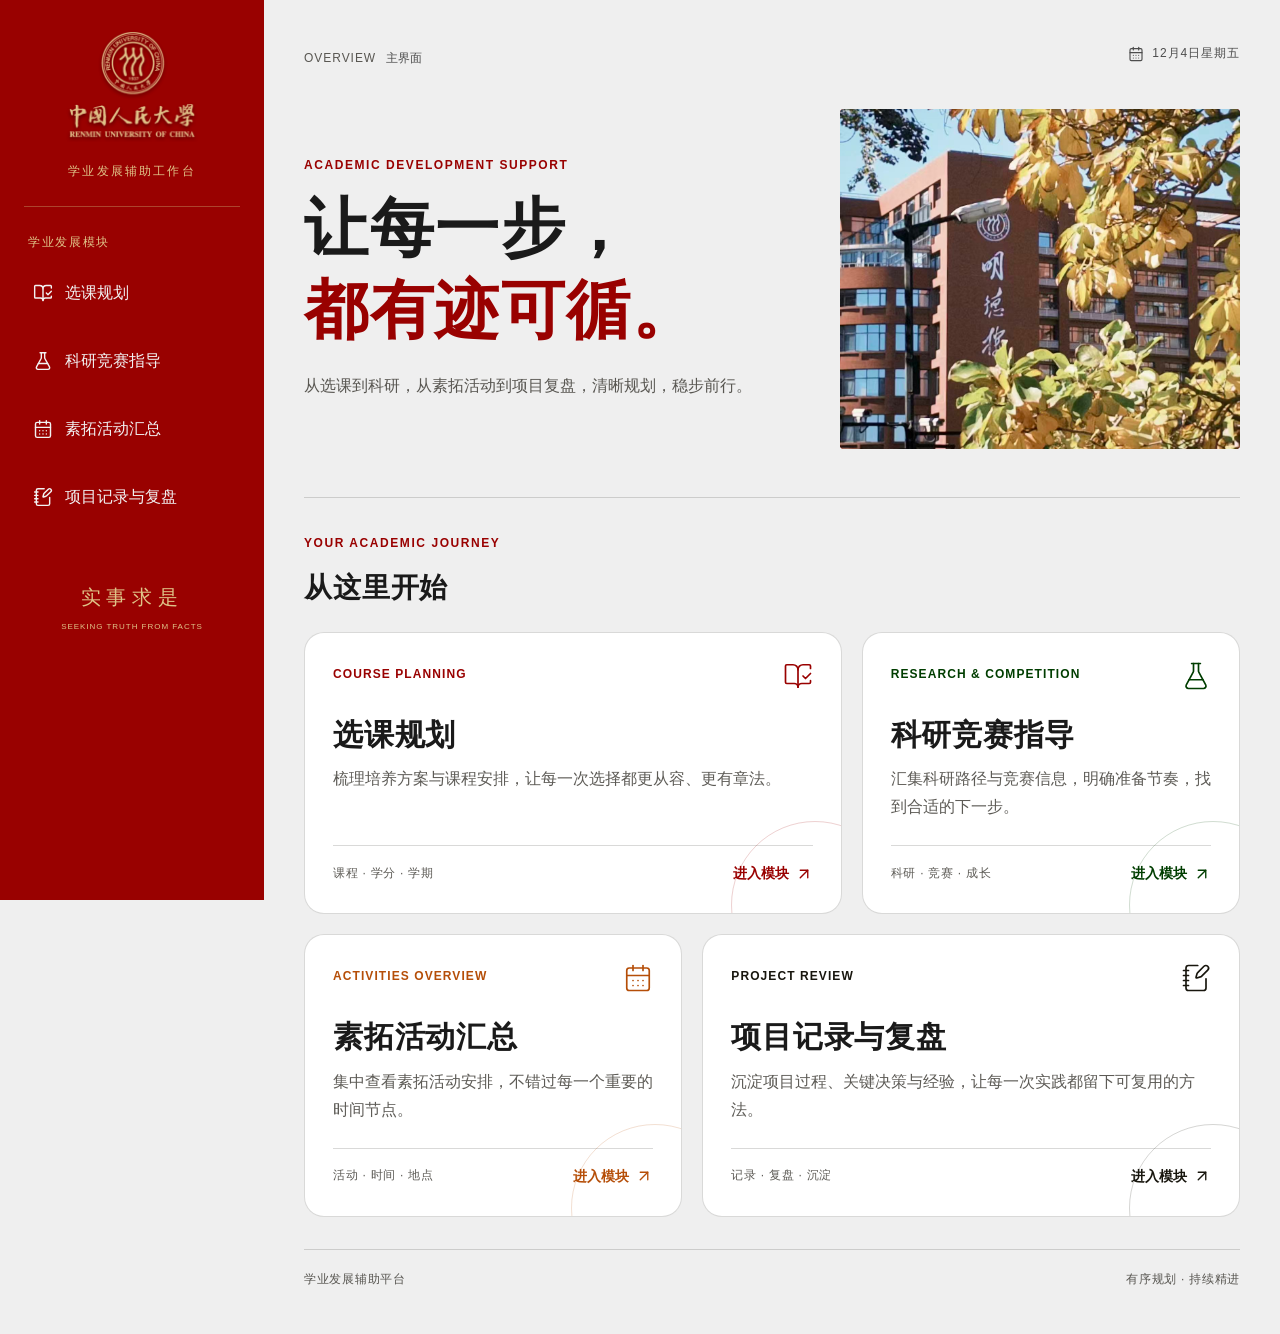
<file: index.html>
<!doctype html>
<html lang="zh-CN">
  <head>
    <meta charset="UTF-8" />
    <meta name="viewport" content="width=device-width, initial-scale=1.0, viewport-fit=cover" />
    <meta name="theme-color" content="#990100" />
    <meta name="description" content="选课规划、科研竞赛指导、素拓活动汇总与项目记录复盘，一站式学业发展工作台。" />
    <link rel="icon" type="image/png" href="./icons/favicon.png" />
    <title>学业发展辅助平台</title>
    <script type="module" crossorigin src="./assets/index-DeKgFjjN.js"></script>
    <link rel="stylesheet" crossorigin href="./assets/index-BCuxHaoc.css">
  </head>
  <body>
    <div id="root"></div>
  </body>
</html>
</file>
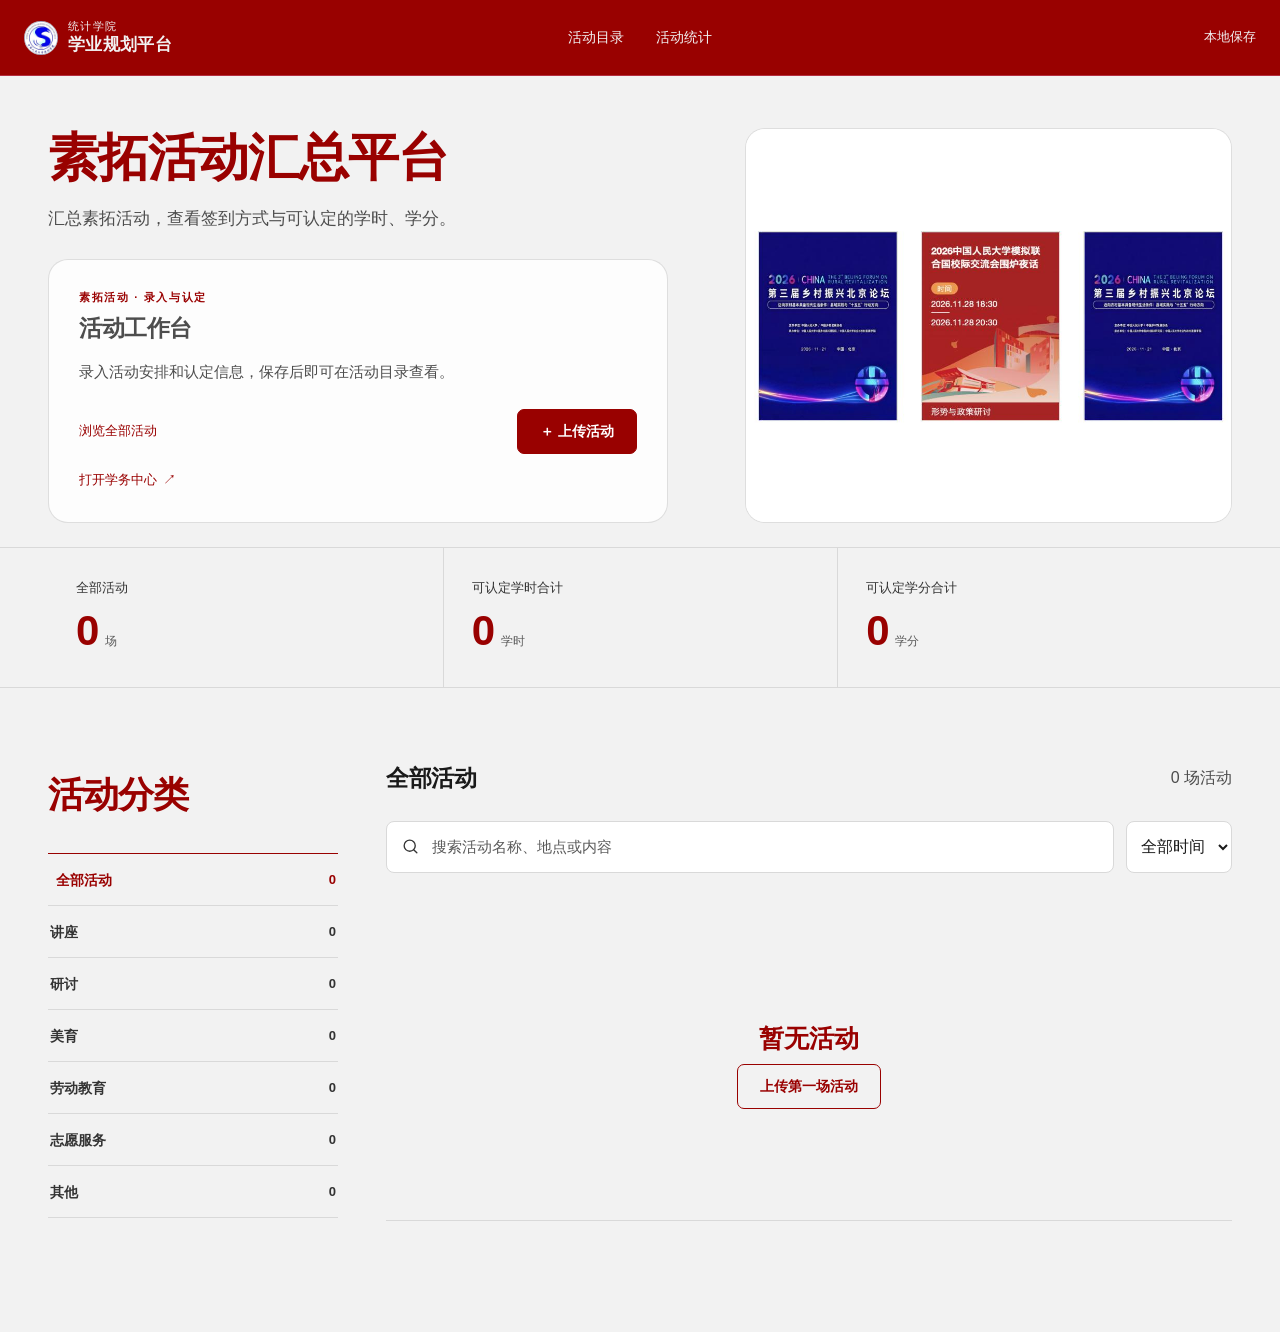
<file: activity-analysis/index.html>
<!doctype html>
<html lang="zh-CN">
<head>
  <meta charset="utf-8">
  <meta name="viewport" content="width=device-width, initial-scale=1">
  <title>学业规划平台 · 素拓活动汇总</title>
  <link rel="stylesheet" href="./style.css">
  <script src="./app.js" defer></script>
</head>
<body>
  <a class="skip-link" href="#activities">跳转到活动列表</a>
  <header class="site-header">
    <a class="brand" href="#top"><img class="brand-logo" src="./statistics-college.jpg" alt="统计学院院徽"><span>统计学院<strong>学业规划平台</strong></span></a>
    <nav aria-label="页面导航"><a href="#activities">活动目录</a><a href="#summary">活动统计</a></nav>
    <span class="local-label">本地保存</span>
  </header>
  <main id="top">
    <section class="hero-section" aria-labelledby="page-title">
      <div class="hero-copy">
        <h1 id="page-title">素拓活动汇总平台</h1>
        <p>汇总素拓活动，查看签到方式与可认定的学时、学分。</p>
        <aside class="agent-panel" aria-labelledby="workbench-title">
          <p class="panel-label">素拓活动 · 录入与认定</p>
          <h2 id="workbench-title">活动工作台</h2>
          <p class="panel-desc">录入活动安排和认定信息，保存后即可在活动目录查看。</p>
          <div class="upload-actions"><a class="text-button" href="#activities">浏览全部活动</a><button class="primary-button" data-new>＋ 上传活动</button></div>
          <a class="panel-foot-link" href="https://xwzx.ruc.edu.cn/auth/login" target="_blank" rel="noopener noreferrer">打开学务中心 <span aria-hidden="true">↗</span></a>
        </aside>
      </div>
      <figure class="timeline-card" aria-label="素拓活动海报示例">
        <img src="./activity-examples.jpg" alt="素拓活动海报示例：乡村振兴北京论坛、中国人民大学模拟联合国校际交流会围炉夜话等活动海报">
      </figure>
    </section>
    <section class="metrics-section" id="summary" aria-label="活动统计">
      <div class="metric"><span>全部活动</span><strong id="total">0<small>场</small></strong></div>
      <div class="metric"><span>可认定学时合计</span><strong id="hours">0<small>学时</small></strong></div>
      <div class="metric"><span>可认定学分合计</span><strong id="credits">0<small>学分</small></strong></div>
    </section>
    <section class="curriculum-section" id="activities" aria-labelledby="list-title">
      <aside class="curriculum-sidebar">
        <div class="sidebar-heading"><h2>活动分类</h2></div>
        <nav class="module-nav" id="categories" aria-label="按类别筛选"></nav>
      </aside>
      <section class="curriculum-content">
        <div class="toolbar"><h2 id="list-title">全部活动</h2><span class="muted" id="results" role="status"></span></div>
        <div class="course-toolbar filters">
          <div class="search-row">
            <svg aria-hidden="true" width="19" height="19" viewBox="0 0 24 24" fill="none" stroke="currentColor" stroke-width="1.7" stroke-linecap="round"><circle cx="11" cy="11" r="7"/><path d="m20 20-4-4"/></svg>
            <input id="search" type="search" placeholder="搜索活动名称、地点或内容" aria-label="搜索活动">
          </div>
          <select id="time" aria-label="按时间筛选"><option value="">全部时间</option><option value="upcoming">尚未开始</option><option value="started">已经开始</option></select>
        </div>
        <div id="list"></div>
      </section>
    </section>
    <p id="status" role="status"></p>
  </main>
  <dialog id="editor" aria-labelledby="editor-title">
    <div class="dialog-head toolbar"><h2 id="editor-title">上传活动</h2><button type="button" data-close aria-label="关闭录入窗口">关闭</button></div>
    <form id="form" class="dialog-body stack">
      <label class="field">活动名称 <input name="title" required maxlength="120" autofocus></label>
      <div class="grid">
        <label class="field">活动地点 <input name="location" required maxlength="160"></label>
        <label class="field">活动开始时间 <input name="start" type="datetime-local" required></label>
        <label class="field">活动类别 <select name="category" required></select></label>
        <label class="field">签到方式 <input name="checkin" placeholder="如现场扫码、纸质签到" required maxlength="160"></label>
        <label class="field">可认定学时 <input name="hours" type="number" min="0" max="9999" step="0.01" placeholder="选填"></label>
        <label class="field">可认定学分 <input name="credits" type="number" min="0" max="9999" step="0.01" placeholder="选填"></label>
      </div>
      <label class="field">活动内容 <textarea name="description" required rows="4" maxlength="5000"></textarea></label>
      <p class="error" id="error" role="alert"></p>
      <div class="actions"><button type="submit" class="primary">保存活动</button><button type="button" data-close>取消</button></div>
    </form>
  </dialog>
  <dialog id="detail" aria-labelledby="detail-title">
    <div class="dialog-head toolbar"><h2 id="detail-title">活动详情</h2><button type="button" data-close aria-label="关闭详情窗口">关闭</button></div>
    <div class="dialog-body stack"><dl id="detail-fields"></dl><div class="actions"><button id="edit" type="button">编辑活动</button></div></div>
  </dialog>
</body>
</html>
</file>
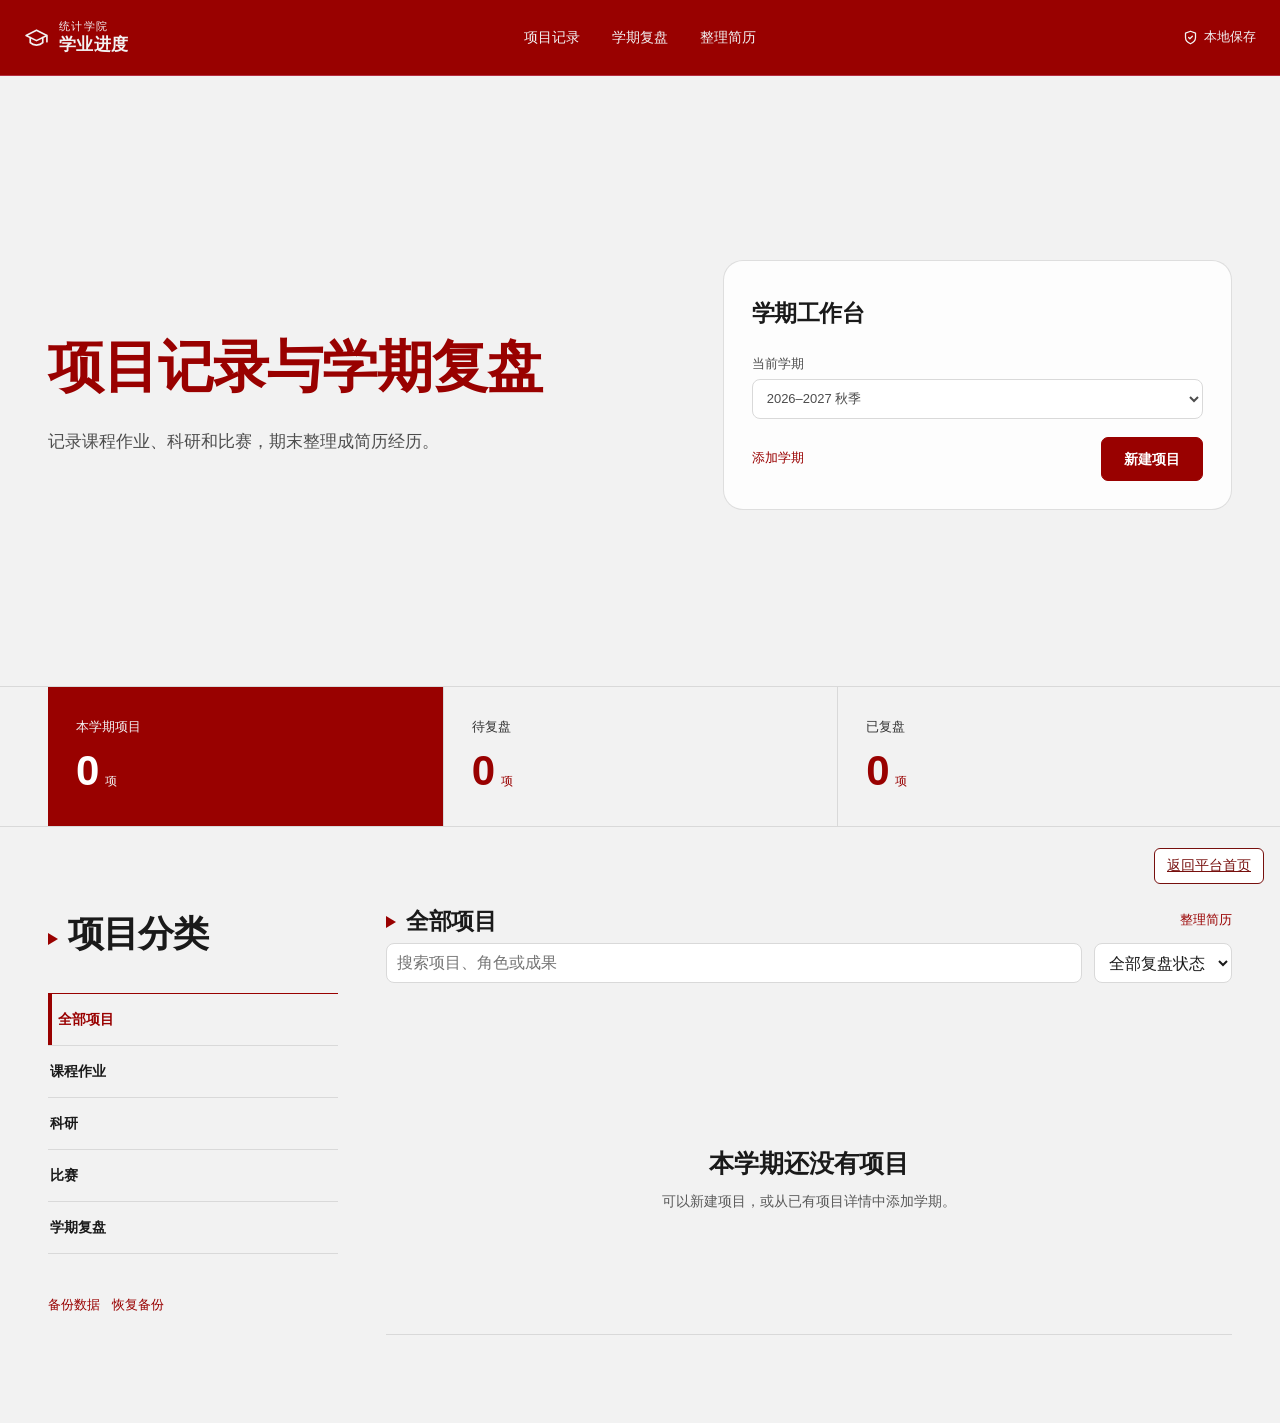
<file: project-review/index.html>
<!doctype html>
<html lang="zh-CN">
<head>
  <meta charset="utf-8">
  <meta name="viewport" content="width=device-width, initial-scale=1">
  <title>项目记录与学期复盘</title>
  <link rel="stylesheet" href="./style.css">
  <script type="module" src="./app.js"></script>
</head>
<body>
    <a href="../" style="position:fixed;right:16px;bottom:16px;z-index:1000;padding:8px 12px;border-radius:6px;background:#fff;color:#77100e;border:1px solid #77100e;font:14px system-ui">返回平台首页</a>
  <a href="#projects" class="skip-link">跳转到项目列表</a>
  <header class="site-header">
    <a class="brand" href="#top"><svg aria-hidden="true" width="25" height="25" viewBox="0 0 24 24" fill="none" stroke="currentColor" stroke-width="1.6" stroke-linecap="round" stroke-linejoin="round"><path d="M22 10 12 5 2 10l10 5 10-5v6"/><path d="M6 12v5c3 3 9 3 12 0v-5"/></svg><span>统计学院<strong>学业进度</strong></span></a>
    <nav aria-label="页面导航"><a href="#projects" id="header-projects">项目记录</a><a href="#projects" id="header-review">学期复盘</a><button class="text-button" id="header-resume">整理简历</button></nav>
    <span class="local-label"><svg aria-hidden="true" width="15" height="15" viewBox="0 0 24 24" fill="none" stroke="currentColor" stroke-width="2" stroke-linecap="round" stroke-linejoin="round"><path d="M12 22c5-2 8-5.5 8-10V5l-8-3-8 3v7c0 4.5 3 8 8 10Z"/><path d="m9 12 2 2 4-4"/></svg>本地保存</span>
  </header>
  <main id="top">
    <section class="hero-section" aria-labelledby="page-title">
      <div class="hero-copy"><h1 id="page-title">项目记录与学期复盘</h1><p>记录课程作业、科研和比赛，期末整理成简历经历。</p></div>
      <div class="upload-panel term-panel">
        <div class="upload-heading"><h2>学期工作台</h2></div>
        <label class="field">当前学期<select id="term" aria-label="学期"></select></label>
        <div class="upload-actions"><button class="text-button" id="new-term">添加学期</button><button class="primary-button" id="new-project">新建项目</button></div>
      </div>
    </section>
    <section class="metrics-section" aria-label="学期摘要" id="metrics"></section>
    <section class="curriculum-section" id="projects" aria-labelledby="list-title">
      <aside class="curriculum-sidebar">
        <div class="sidebar-heading"><h2>项目分类</h2></div>
        <nav class="module-nav" id="nav" aria-label="项目导航"></nav>
        <div class="backup"><button class="text-button" id="backup">备份数据</button><button class="text-button" id="restore">恢复备份</button><input type="file" id="backup-file" accept=".json,application/json" hidden></div>
      </aside>
      <section class="curriculum-content">
        <div class="toolbar"><h2 id="list-title">全部项目</h2><button class="text-button" id="resume">整理简历</button></div>
        <div class="course-toolbar filters"><input id="search" type="search" placeholder="搜索项目、角色或成果" aria-label="搜索项目"><select id="filter" aria-label="复盘状态"><option value="all">全部复盘状态</option><option value="pending">待复盘</option><option value="reviewed">已复盘</option></select></div>
        <div id="list"></div>
      </section>
    </section>
    <p id="status" role="status" aria-live="polite"></p>
  </main>
  <dialog id="dialog" aria-labelledby="dialog-title"></dialog>
</body>
</html>
</file>
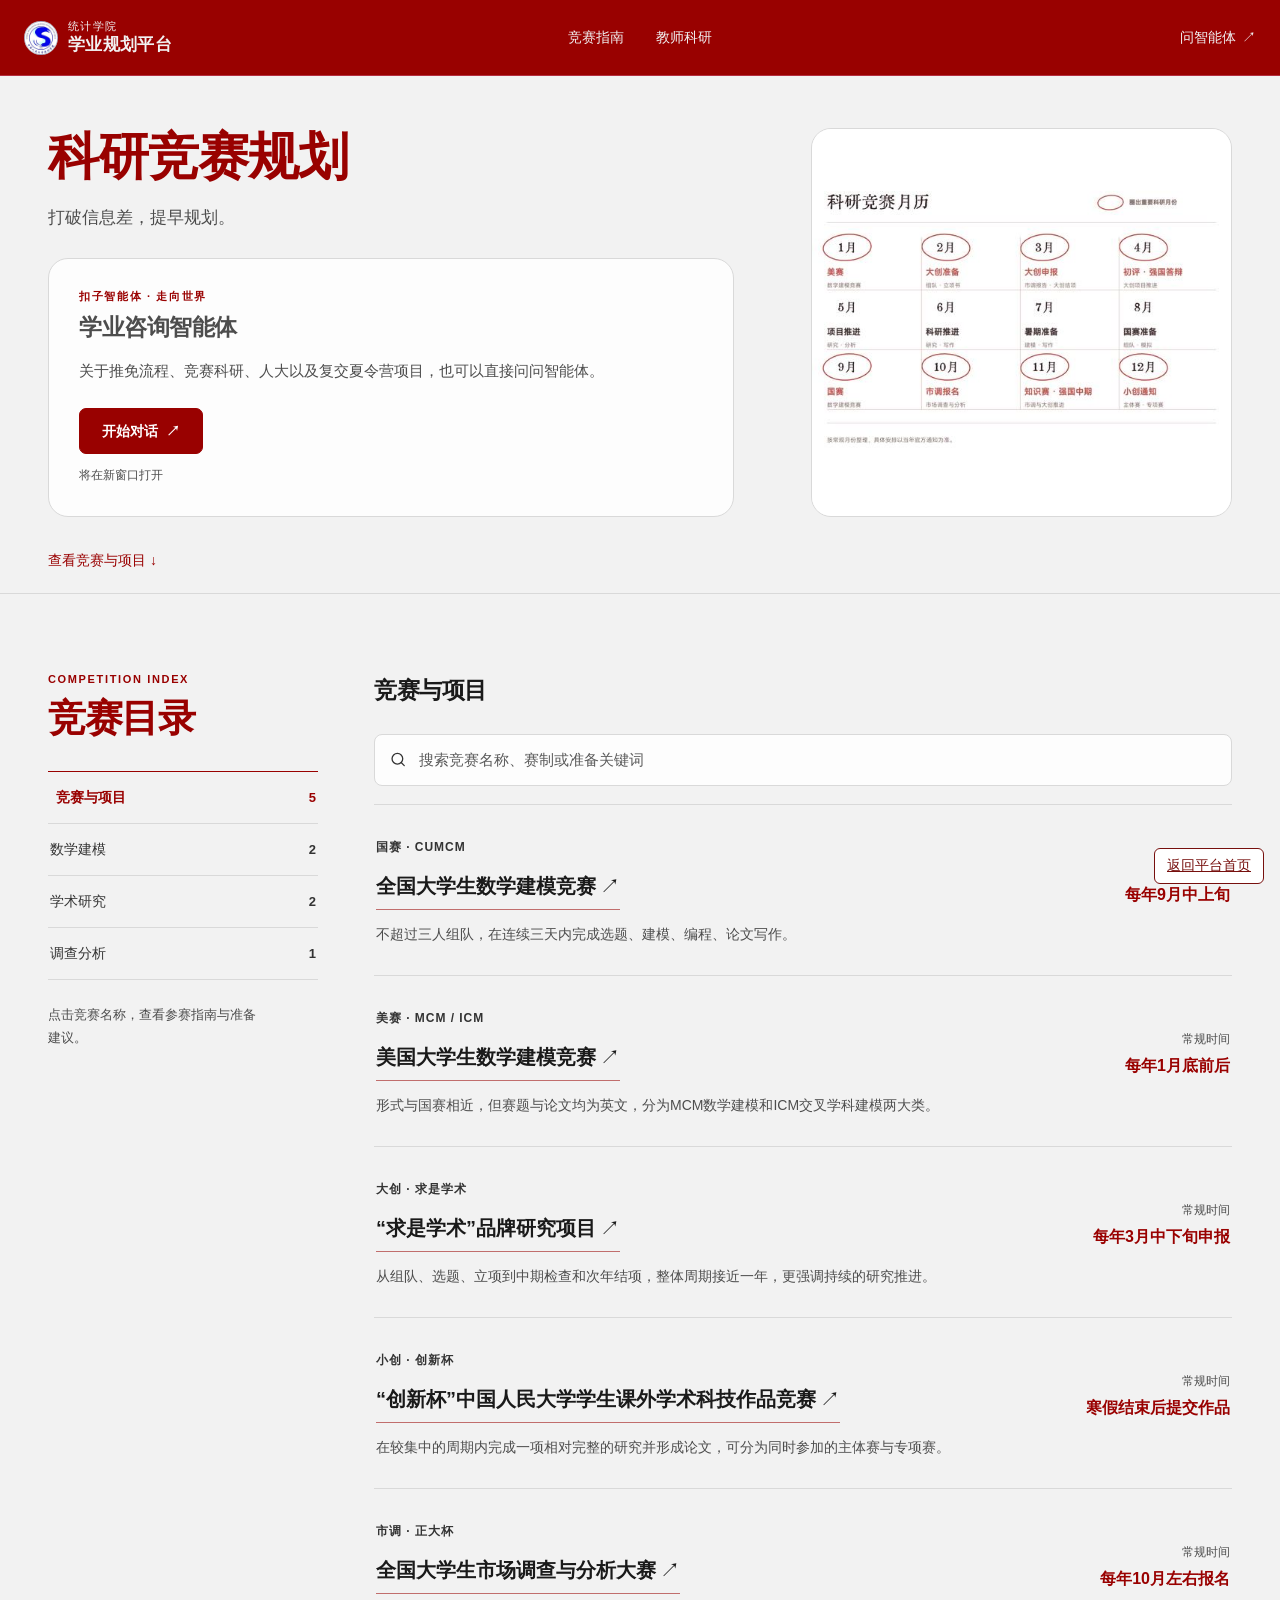
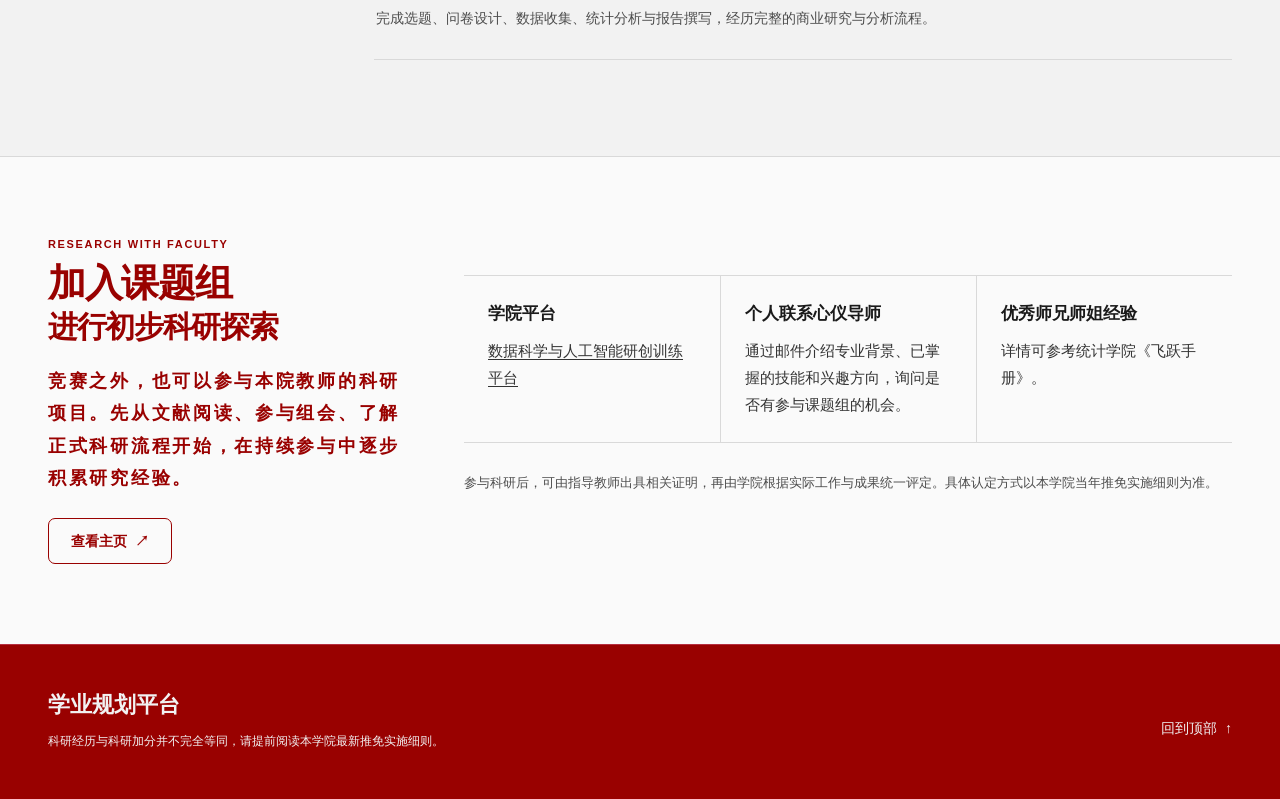
<file: research-competition/index.html>
<!doctype html>
<html lang="zh-CN">
<head>
  <meta charset="utf-8">
  <meta name="viewport" content="width=device-width, initial-scale=1">
  <meta name="description" content="统计学院科研竞赛指南：查看数学建模、学术研究、市场调查等项目的常规参赛时间与准备方法。">
  <meta name="theme-color" content="#f5dcd9">
  <title>学业规划平台 · 科研竞赛规划</title>
  <link rel="stylesheet" href="./style.css">
  <script type="module" src="./src/main.js"></script>
<base target="_blank">
</head>
<body>
    <a href="../" style="position:fixed;right:16px;bottom:16px;z-index:1000;padding:8px 12px;border-radius:6px;background:#fff;color:#77100e;border:1px solid #77100e;font:14px system-ui">返回平台首页</a>
  <a class="skip-link" href="#competitions">跳转到竞赛目录</a>
  <header class="site-header">
    <a class="brand" href="#top" aria-label="科研竞赛规划首页">
      <img class="brand-logo" src="./tongyuan.jpg" alt="统计学院院徽">
      <span>统计学院<strong>学业规划平台</strong></span>
    </a>
    <nav aria-label="页面导航">
      <a href="#competitions">竞赛指南</a>
      <a href="#faculty-research">教师科研</a>
    </nav>
    <a class="header-agent" href="https://www.coze.cn/store/agent/7710091039767347240?bot_id=true" target="_blank" rel="noopener noreferrer">问智能体 <span aria-hidden="true">↗</span></a>
  </header>

  <main id="top">
    <section class="hero-section" aria-labelledby="page-title">
      <div class="hero-copy">
        <h1 id="page-title">科研竞赛规划</h1>
        <p>打破信息差，提早规划。</p>
        <aside class="agent-panel" aria-labelledby="agent-title">
          <p class="panel-label">扣子智能体 · 走向世界</p>
          <h2 id="agent-title">学业咨询智能体</h2>
          <p>关于推免流程、竞赛科研、人大以及复交夏令营项目，也可以直接问问智能体。</p>
          <a class="primary-button" href="https://www.coze.cn/store/agent/7710091039767347240?bot_id=true" target="_blank" rel="noopener noreferrer">开始对话 <span aria-hidden="true">↗</span></a>
          <small>将在新窗口打开</small>
        </aside>
      </div>
      <figure class="timeline-card" aria-label="科研竞赛月历时间一览图">
        <img src="./timeline.jpg" alt="科研竞赛月历：1月至12月重要科研竞赛月份安排">
      </figure>
    </section>
    <a class="text-link hero-link" href="#competitions" aria-label="下滑到竞赛目录">查看竞赛与项目 <span aria-hidden="true">↓</span></a>

    <section class="competition-section" id="competitions" aria-labelledby="list-title">
      <aside class="competition-sidebar">
        <div class="sidebar-heading">
          <p>COMPETITION INDEX</p>
          <h2>竞赛目录</h2>
        </div>
        <nav class="category-nav" id="categories" aria-label="按竞赛类别筛选"></nav>
        <p class="sidebar-tip">点击竞赛名称，查看参赛指南与准备建议。</p>
      </aside>
      <div class="competition-content">
        <div class="toolbar">
          <h2 id="list-title" tabindex="-1">竞赛与项目</h2>
          <span class="muted" id="results" role="status"></span>
        </div>
        <div class="search-row">
          <svg aria-hidden="true" width="19" height="19" viewBox="0 0 24 24" fill="none" stroke="currentColor" stroke-width="1.7" stroke-linecap="round"><circle cx="11" cy="11" r="7"/><path d="m20 20-4-4"/></svg>
          <input id="search" type="search" placeholder="搜索竞赛名称、赛制或准备关键词" aria-label="搜索竞赛与项目" autocomplete="off">
        </div>
        <div id="competition-list" class="competition-list"></div>
      </div>
    </section>

    <section class="faculty-section" id="faculty-research" aria-labelledby="faculty-title">
      <div class="faculty-heading">
        <p>RESEARCH WITH FACULTY</p>
        <h2 id="faculty-title">加入课题组<br><span>进行初步科研探索</span></h2>
        <p class="faculty-intro">竞赛之外，也可以参与本院教师的科研项目。先从文献阅读、参与组会、了解正式科研流程开始，在持续参与中逐步积累研究经验。</p>
        <a class="secondary-button" href="http://stat.ruc.edu.cn/szdw/zzjsjl/axx/index.htm" target="_blank" rel="noopener noreferrer">查看主页 <span aria-hidden="true">↗</span></a>
      </div>
      <div class="faculty-content">
        <ol class="faculty-steps">
          <li><strong>学院平台</strong><span><a href="https://mp.weixin.qq.com/s/OmQZk56cl8OBvQdo7nQt0w" target="_blank" rel="noopener noreferrer">数据科学与人工智能研创训练平台</a></span></li>
          <li><strong>个人联系心仪导师</strong><span>通过邮件介绍专业背景、已掌握的技能和兴趣方向，询问是否有参与课题组的机会。</span></li>
          <li><strong>优秀师兄师姐经验</strong><span>详情可参考统计学院《飞跃手册》。</span></li>
        </ol>
        <p class="faculty-note">参与科研后，可由指导教师出具相关证明，再由学院根据实际工作与成果统一评定。具体认定方式以本学院当年推免实施细则为准。</p>
      </div>
    </section>
  </main>

  <footer class="site-footer">
    <div><strong>学业规划平台</strong><p>科研经历与科研加分并不完全等同，请提前阅读本学院最新推免实施细则。</p></div>
    <a class="text-link" href="#top">回到顶部 <span aria-hidden="true">↑</span></a>
  </footer>

  <dialog id="guide-dialog" aria-labelledby="guide-title">
    <div class="dialog-head">
      <p id="guide-category"></p>
      <button type="button" class="close-button" data-close aria-label="关闭参赛指南">
        <svg aria-hidden="true" width="22" height="22" viewBox="0 0 24 24" fill="none" stroke="currentColor" stroke-width="1.6" stroke-linecap="round"><path d="m6 6 12 12M18 6 6 18"/></svg>
      </button>
    </div>
    <div class="dialog-body">
      <h2 id="guide-title"></h2>
      <div class="guide-time"><span>常规参赛时间</span><strong id="guide-time"></strong></div>
      <section aria-labelledby="about-title"><h3 id="about-title">这项竞赛做什么</h3><p id="guide-overview"></p></section>
      <dl id="guide-facts" class="guide-facts"></dl>
      <section aria-labelledby="prepare-title"><h3 id="prepare-title">需要如何准备</h3><ol id="guide-preparation" class="preparation-list"></ol></section>
      <section aria-labelledby="timeline-title"><h3 id="timeline-title">关键时间安排</h3><div id="guide-timeline" class="guide-timeline"></div></section>
      <p class="dialog-note">以上依据所提供的科研素材整理。赛制、报名和加分认定可能调整，请以当年官方通知及本学院推免细则为准。</p>
    </div>
  </dialog>
  <div id="live-status" class="sr-only" role="status" aria-live="polite"></div>
</body>
</html>
</file>
<file: assets/index-BCuxHaoc.css>
*,:before,:after{--tw-border-spacing-x: 0;--tw-border-spacing-y: 0;--tw-translate-x: 0;--tw-translate-y: 0;--tw-rotate: 0;--tw-skew-x: 0;--tw-skew-y: 0;--tw-scale-x: 1;--tw-scale-y: 1;--tw-pan-x: ;--tw-pan-y: ;--tw-pinch-zoom: ;--tw-scroll-snap-strictness: proximity;--tw-gradient-from-position: ;--tw-gradient-via-position: ;--tw-gradient-to-position: ;--tw-ordinal: ;--tw-slashed-zero: ;--tw-numeric-figure: ;--tw-numeric-spacing: ;--tw-numeric-fraction: ;--tw-ring-inset: ;--tw-ring-offset-width: 0px;--tw-ring-offset-color: #fff;--tw-ring-color: rgb(59 130 246 / .5);--tw-ring-offset-shadow: 0 0 #0000;--tw-ring-shadow: 0 0 #0000;--tw-shadow: 0 0 #0000;--tw-shadow-colored: 0 0 #0000;--tw-blur: ;--tw-brightness: ;--tw-contrast: ;--tw-grayscale: ;--tw-hue-rotate: ;--tw-invert: ;--tw-saturate: ;--tw-sepia: ;--tw-drop-shadow: ;--tw-backdrop-blur: ;--tw-backdrop-brightness: ;--tw-backdrop-contrast: ;--tw-backdrop-grayscale: ;--tw-backdrop-hue-rotate: ;--tw-backdrop-invert: ;--tw-backdrop-opacity: ;--tw-backdrop-saturate: ;--tw-backdrop-sepia: ;--tw-contain-size: ;--tw-contain-layout: ;--tw-contain-paint: ;--tw-contain-style: }::backdrop{--tw-border-spacing-x: 0;--tw-border-spacing-y: 0;--tw-translate-x: 0;--tw-translate-y: 0;--tw-rotate: 0;--tw-skew-x: 0;--tw-skew-y: 0;--tw-scale-x: 1;--tw-scale-y: 1;--tw-pan-x: ;--tw-pan-y: ;--tw-pinch-zoom: ;--tw-scroll-snap-strictness: proximity;--tw-gradient-from-position: ;--tw-gradient-via-position: ;--tw-gradient-to-position: ;--tw-ordinal: ;--tw-slashed-zero: ;--tw-numeric-figure: ;--tw-numeric-spacing: ;--tw-numeric-fraction: ;--tw-ring-inset: ;--tw-ring-offset-width: 0px;--tw-ring-offset-color: #fff;--tw-ring-color: rgb(59 130 246 / .5);--tw-ring-offset-shadow: 0 0 #0000;--tw-ring-shadow: 0 0 #0000;--tw-shadow: 0 0 #0000;--tw-shadow-colored: 0 0 #0000;--tw-blur: ;--tw-brightness: ;--tw-contrast: ;--tw-grayscale: ;--tw-hue-rotate: ;--tw-invert: ;--tw-saturate: ;--tw-sepia: ;--tw-drop-shadow: ;--tw-backdrop-blur: ;--tw-backdrop-brightness: ;--tw-backdrop-contrast: ;--tw-backdrop-grayscale: ;--tw-backdrop-hue-rotate: ;--tw-backdrop-invert: ;--tw-backdrop-opacity: ;--tw-backdrop-saturate: ;--tw-backdrop-sepia: ;--tw-contain-size: ;--tw-contain-layout: ;--tw-contain-paint: ;--tw-contain-style: }*,:before,:after{box-sizing:border-box;border-width:0;border-style:solid;border-color:#e5e7eb}:before,:after{--tw-content: ""}html,:host{line-height:1.5;-webkit-text-size-adjust:100%;-moz-tab-size:4;-o-tab-size:4;tab-size:4;font-family:ui-sans-serif,system-ui,sans-serif,"Apple Color Emoji","Segoe UI Emoji",Segoe UI Symbol,"Noto Color Emoji";font-feature-settings:normal;font-variation-settings:normal;-webkit-tap-highlight-color:transparent}body{margin:0;line-height:inherit}hr{height:0;color:inherit;border-top-width:1px}abbr:where([title]){-webkit-text-decoration:underline dotted;text-decoration:underline dotted}h1,h2,h3,h4,h5,h6{font-size:inherit;font-weight:inherit}a{color:inherit;text-decoration:inherit}b,strong{font-weight:bolder}code,kbd,samp,pre{font-family:ui-monospace,SFMono-Regular,Menlo,Monaco,Consolas,Liberation Mono,Courier New,monospace;font-feature-settings:normal;font-variation-settings:normal;font-size:1em}small{font-size:80%}sub,sup{font-size:75%;line-height:0;position:relative;vertical-align:baseline}sub{bottom:-.25em}sup{top:-.5em}table{text-indent:0;border-color:inherit;border-collapse:collapse}button,input,optgroup,select,textarea{font-family:inherit;font-feature-settings:inherit;font-variation-settings:inherit;font-size:100%;font-weight:inherit;line-height:inherit;letter-spacing:inherit;color:inherit;margin:0;padding:0}button,select{text-transform:none}button,input:where([type=button]),input:where([type=reset]),input:where([type=submit]){-webkit-appearance:button;background-color:transparent;background-image:none}:-moz-focusring{outline:auto}:-moz-ui-invalid{box-shadow:none}progress{vertical-align:baseline}::-webkit-inner-spin-button,::-webkit-outer-spin-button{height:auto}[type=search]{-webkit-appearance:textfield;outline-offset:-2px}::-webkit-search-decoration{-webkit-appearance:none}::-webkit-file-upload-button{-webkit-appearance:button;font:inherit}summary{display:list-item}blockquote,dl,dd,h1,h2,h3,h4,h5,h6,hr,figure,p,pre{margin:0}fieldset{margin:0;padding:0}legend{padding:0}ol,ul,menu{list-style:none;margin:0;padding:0}dialog{padding:0}textarea{resize:vertical}input::-moz-placeholder,textarea::-moz-placeholder{opacity:1;color:#9ca3af}input::placeholder,textarea::placeholder{opacity:1;color:#9ca3af}button,[role=button]{cursor:pointer}:disabled{cursor:default}img,svg,video,canvas,audio,iframe,embed,object{display:block;vertical-align:middle}img,video{max-width:100%;height:auto}[hidden]:where(:not([hidden=until-found])){display:none}.sr-only{position:absolute;width:1px;height:1px;padding:0;margin:-1px;overflow:hidden;clip:rect(0,0,0,0);white-space:nowrap;border-width:0}.pointer-events-none{pointer-events:none}.visible{visibility:visible}.invisible{visibility:hidden}.fixed{position:fixed}.absolute{position:absolute}.relative{position:relative}.inset-0{inset:0}.inset-x-0{left:0;right:0}.inset-y-0{top:0;bottom:0}.-bottom-12{bottom:-3rem}.-left-12{left:-3rem}.-right-12{right:-3rem}.-top-12{top:-3rem}.bottom-0{bottom:0}.left-0{left:0}.left-1\/2{left:50%}.left-2{left:.5rem}.left-\[50\%\]{left:50%}.right-0{right:0}.right-1{right:.25rem}.right-2{right:.5rem}.right-3{right:.75rem}.right-4{right:1rem}.top-0{top:0}.top-1\.5{top:.375rem}.top-1\/2{top:50%}.top-3\.5{top:.875rem}.top-4{top:1rem}.top-\[1px\]{top:1px}.top-\[50\%\]{top:50%}.top-\[60\%\]{top:60%}.top-full{top:100%}.isolate{isolation:isolate}.z-10{z-index:10}.z-20{z-index:20}.z-50{z-index:50}.z-\[1\]{z-index:1}.order-first{order:-9999}.order-last{order:9999}.col-start-2{grid-column-start:2}.row-span-2{grid-row:span 2 / span 2}.row-start-1{grid-row-start:1}.\!m-0{margin:0!important}.-mx-1{margin-left:-.25rem;margin-right:-.25rem}.-my-2{margin-top:-.5rem;margin-bottom:-.5rem}.mx-2{margin-left:.5rem;margin-right:.5rem}.mx-3\.5{margin-left:.875rem;margin-right:.875rem}.mx-auto{margin-left:auto;margin-right:auto}.my-0{margin-top:0;margin-bottom:0}.my-0\.5{margin-top:.125rem;margin-bottom:.125rem}.my-1{margin-top:.25rem;margin-bottom:.25rem}.-ml-4{margin-left:-1rem}.-mt-4{margin-top:-1rem}.mb-2{margin-bottom:.5rem}.mb-3{margin-bottom:.75rem}.ml-1{margin-left:.25rem}.ml-4{margin-left:1rem}.ml-auto{margin-left:auto}.mt-1\.5{margin-top:.375rem}.mt-2{margin-top:.5rem}.mt-4{margin-top:1rem}.mt-auto{margin-top:auto}.line-clamp-1{overflow:hidden;display:-webkit-box;-webkit-box-orient:vertical;-webkit-line-clamp:1}.line-clamp-2{overflow:hidden;display:-webkit-box;-webkit-box-orient:vertical;-webkit-line-clamp:2}.block{display:block}.flex{display:flex}.inline-flex{display:inline-flex}.table{display:table}.table-caption{display:table-caption}.table-cell{display:table-cell}.table-row{display:table-row}.grid{display:grid}.hidden{display:none}.aspect-square{aspect-ratio:1 / 1}.aspect-video{aspect-ratio:16 / 9}.size-10{width:2.5rem;height:2.5rem}.size-2{width:.5rem;height:.5rem}.size-2\.5{width:.625rem;height:.625rem}.size-3{width:.75rem;height:.75rem}.size-3\.5{width:.875rem;height:.875rem}.size-4{width:1rem;height:1rem}.size-6{width:1.5rem;height:1.5rem}.size-7{width:1.75rem;height:1.75rem}.size-8{width:2rem;height:2rem}.size-9{width:2.25rem;height:2.25rem}.size-auto{width:auto;height:auto}.size-full{width:100%;height:100%}.h-1\.5{height:.375rem}.h-10{height:2.5rem}.h-12{height:3rem}.h-2{height:.5rem}.h-2\.5{height:.625rem}.h-4{height:1rem}.h-5{height:1.25rem}.h-6{height:1.5rem}.h-7{height:1.75rem}.h-8{height:2rem}.h-9{height:2.25rem}.h-\[1\.15rem\]{height:1.15rem}.h-\[calc\(100\%-1px\)\]{height:calc(100% - 1px)}.h-\[var\(--radix-navigation-menu-viewport-height\)\]{height:var(--radix-navigation-menu-viewport-height)}.h-\[var\(--radix-select-trigger-height\)\]{height:var(--radix-select-trigger-height)}.h-auto{height:auto}.h-full{height:100%}.h-px{height:1px}.h-svh{height:100svh}.max-h-\[300px\]{max-height:300px}.min-h-0{min-height:0px}.min-h-16{min-height:4rem}.min-h-4{min-height:1rem}.min-h-svh{min-height:100svh}.w-0{width:0px}.w-1{width:.25rem}.w-2{width:.5rem}.w-2\.5{width:.625rem}.w-3{width:.75rem}.w-3\/4{width:75%}.w-4{width:1rem}.w-5{width:1.25rem}.w-64{width:16rem}.w-72{width:18rem}.w-8{width:2rem}.w-9{width:2.25rem}.w-\[100px\]{width:100px}.w-auto{width:auto}.w-fit{width:-moz-fit-content;width:fit-content}.w-full{width:100%}.w-max{width:-moz-max-content;width:max-content}.w-px{width:1px}.min-w-0{min-width:0px}.min-w-10{min-width:2.5rem}.min-w-5{min-width:1.25rem}.min-w-8{min-width:2rem}.min-w-9{min-width:2.25rem}.min-w-\[12rem\]{min-width:12rem}.min-w-\[8rem\]{min-width:8rem}.min-w-\[var\(--radix-select-trigger-width\)\]{min-width:var(--radix-select-trigger-width)}.max-w-\[calc\(100\%-2rem\)\]{max-width:calc(100% - 2rem)}.max-w-max{max-width:-moz-max-content;max-width:max-content}.max-w-sm{max-width:24rem}.flex-1{flex:1 1 0%}.shrink-0{flex-shrink:0}.grow{flex-grow:1}.grow-0{flex-grow:0}.basis-full{flex-basis:100%}.caption-bottom{caption-side:bottom}.border-collapse{border-collapse:collapse}.-translate-x-1\/2{--tw-translate-x: -50%;transform:translate(var(--tw-translate-x),var(--tw-translate-y)) rotate(var(--tw-rotate)) skew(var(--tw-skew-x)) skewY(var(--tw-skew-y)) scaleX(var(--tw-scale-x)) scaleY(var(--tw-scale-y))}.-translate-x-px{--tw-translate-x: -1px;transform:translate(var(--tw-translate-x),var(--tw-translate-y)) rotate(var(--tw-rotate)) skew(var(--tw-skew-x)) skewY(var(--tw-skew-y)) scaleX(var(--tw-scale-x)) scaleY(var(--tw-scale-y))}.-translate-y-1\/2{--tw-translate-y: -50%;transform:translate(var(--tw-translate-x),var(--tw-translate-y)) rotate(var(--tw-rotate)) skew(var(--tw-skew-x)) skewY(var(--tw-skew-y)) scaleX(var(--tw-scale-x)) scaleY(var(--tw-scale-y))}.translate-x-\[-50\%\]{--tw-translate-x: -50%;transform:translate(var(--tw-translate-x),var(--tw-translate-y)) rotate(var(--tw-rotate)) skew(var(--tw-skew-x)) skewY(var(--tw-skew-y)) scaleX(var(--tw-scale-x)) scaleY(var(--tw-scale-y))}.translate-x-px{--tw-translate-x: 1px;transform:translate(var(--tw-translate-x),var(--tw-translate-y)) rotate(var(--tw-rotate)) skew(var(--tw-skew-x)) skewY(var(--tw-skew-y)) scaleX(var(--tw-scale-x)) scaleY(var(--tw-scale-y))}.translate-y-0\.5{--tw-translate-y: .125rem;transform:translate(var(--tw-translate-x),var(--tw-translate-y)) rotate(var(--tw-rotate)) skew(var(--tw-skew-x)) skewY(var(--tw-skew-y)) scaleX(var(--tw-scale-x)) scaleY(var(--tw-scale-y))}.translate-y-\[-50\%\]{--tw-translate-y: -50%;transform:translate(var(--tw-translate-x),var(--tw-translate-y)) rotate(var(--tw-rotate)) skew(var(--tw-skew-x)) skewY(var(--tw-skew-y)) scaleX(var(--tw-scale-x)) scaleY(var(--tw-scale-y))}.translate-y-\[calc\(-50\%_-_2px\)\]{--tw-translate-y: calc(-50% - 2px) ;transform:translate(var(--tw-translate-x),var(--tw-translate-y)) rotate(var(--tw-rotate)) skew(var(--tw-skew-x)) skewY(var(--tw-skew-y)) scaleX(var(--tw-scale-x)) scaleY(var(--tw-scale-y))}.rotate-45{--tw-rotate: 45deg;transform:translate(var(--tw-translate-x),var(--tw-translate-y)) rotate(var(--tw-rotate)) skew(var(--tw-skew-x)) skewY(var(--tw-skew-y)) scaleX(var(--tw-scale-x)) scaleY(var(--tw-scale-y))}.rotate-90{--tw-rotate: 90deg;transform:translate(var(--tw-translate-x),var(--tw-translate-y)) rotate(var(--tw-rotate)) skew(var(--tw-skew-x)) skewY(var(--tw-skew-y)) scaleX(var(--tw-scale-x)) scaleY(var(--tw-scale-y))}.transform{transform:translate(var(--tw-translate-x),var(--tw-translate-y)) rotate(var(--tw-rotate)) skew(var(--tw-skew-x)) skewY(var(--tw-skew-y)) scaleX(var(--tw-scale-x)) scaleY(var(--tw-scale-y))}@keyframes caret-blink{0%,70%,to{opacity:1}20%,50%{opacity:0}}.animate-caret-blink{animation:caret-blink 1.25s ease-out infinite}@keyframes pulse{50%{opacity:.5}}.animate-pulse{animation:pulse 2s cubic-bezier(.4,0,.6,1) infinite}@keyframes spin{to{transform:rotate(360deg)}}.animate-spin{animation:spin 1s linear infinite}.cursor-default{cursor:default}.cursor-text{cursor:text}.touch-none{touch-action:none}.select-none{-webkit-user-select:none;-moz-user-select:none;user-select:none}.resize-none{resize:none}.scroll-my-1{scroll-margin-top:.25rem;scroll-margin-bottom:.25rem}.scroll-py-1{scroll-padding-top:.25rem;scroll-padding-bottom:.25rem}.list-disc{list-style-type:disc}.list-none{list-style-type:none}.auto-rows-min{grid-auto-rows:min-content}.grid-cols-\[0_1fr\]{grid-template-columns:0 1fr}.grid-rows-\[auto_auto\]{grid-template-rows:auto auto}.flex-row{flex-direction:row}.flex-col{flex-direction:column}.flex-col-reverse{flex-direction:column-reverse}.flex-wrap{flex-wrap:wrap}.place-content-center{place-content:center}.items-start{align-items:flex-start}.items-end{align-items:flex-end}.items-center{align-items:center}.items-stretch{align-items:stretch}.justify-start{justify-content:flex-start}.justify-center{justify-content:center}.justify-between{justify-content:space-between}.justify-items-start{justify-items:start}.gap-0\.5{gap:.125rem}.gap-1{gap:.25rem}.gap-1\.5{gap:.375rem}.gap-2{gap:.5rem}.gap-2\.5{gap:.625rem}.gap-3{gap:.75rem}.gap-4{gap:1rem}.gap-6{gap:1.5rem}.gap-7{gap:1.75rem}.gap-\[--spacing\(var\(--gap\)\)\]{gap:var(--spacing(var(--gap)))}.gap-y-0\.5{row-gap:.125rem}.self-start{align-self:flex-start}.self-stretch{align-self:stretch}.justify-self-end{justify-self:end}.overflow-auto{overflow:auto}.overflow-hidden{overflow:hidden}.overflow-x-auto{overflow-x:auto}.overflow-y-auto{overflow-y:auto}.overflow-x-hidden{overflow-x:hidden}.whitespace-nowrap{white-space:nowrap}.text-balance{text-wrap:balance}.break-words{overflow-wrap:break-word}.rounded-\[2px\]{border-radius:2px}.rounded-\[4px\]{border-radius:4px}.rounded-\[calc\(var\(--radius\)-5px\)\]{border-radius:calc(var(--radius) - 5px)}.rounded-\[inherit\]{border-radius:inherit}.rounded-full{border-radius:9999px}.rounded-lg{border-radius:var(--radius)}.rounded-md{border-radius:calc(var(--radius) - 2px)}.rounded-none{border-radius:0}.rounded-sm{border-radius:calc(var(--radius) - 4px)}.rounded-xl{border-radius:calc(var(--radius) + 4px)}.rounded-xs{border-radius:calc(var(--radius) - 6px)}.rounded-l-md{border-top-left-radius:calc(var(--radius) - 2px);border-bottom-left-radius:calc(var(--radius) - 2px)}.rounded-r-md{border-top-right-radius:calc(var(--radius) - 2px);border-bottom-right-radius:calc(var(--radius) - 2px)}.rounded-tl-sm{border-top-left-radius:calc(var(--radius) - 4px)}.border{border-width:1px}.border-0{border-width:0px}.border-\[1\.5px\]{border-width:1.5px}.border-y{border-top-width:1px;border-bottom-width:1px}.border-b{border-bottom-width:1px}.border-l{border-left-width:1px}.border-r{border-right-width:1px}.border-t{border-top-width:1px}.border-dashed{border-style:dashed}.border-border{border-color:hsl(var(--border))}.border-border\/50{border-color:hsl(var(--border) / .5)}.border-input{border-color:hsl(var(--input))}.border-primary{border-color:hsl(var(--primary))}.border-sidebar-border{border-color:hsl(var(--sidebar-border))}.border-transparent{border-color:transparent}.border-l-transparent{border-left-color:transparent}.border-t-transparent{border-top-color:transparent}.bg-accent{background-color:hsl(var(--accent))}.bg-background{background-color:hsl(var(--background))}.bg-black\/50{background-color:#00000080}.bg-border{background-color:hsl(var(--border))}.bg-card{background-color:hsl(var(--card))}.bg-destructive{--tw-bg-opacity: 1;background-color:hsl(var(--destructive) / var(--tw-bg-opacity, 1))}.bg-foreground{background-color:hsl(var(--foreground))}.bg-input{background-color:hsl(var(--input))}.bg-muted{background-color:hsl(var(--muted))}.bg-muted\/50{background-color:hsl(var(--muted) / .5)}.bg-popover{background-color:hsl(var(--popover))}.bg-primary{background-color:hsl(var(--primary))}.bg-primary\/20{background-color:hsl(var(--primary) / .2)}.bg-secondary{background-color:hsl(var(--secondary))}.bg-sidebar{background-color:hsl(var(--sidebar-background))}.bg-sidebar-border{background-color:hsl(var(--sidebar-border))}.bg-transparent{background-color:transparent}.bg-white{--tw-bg-opacity: 1;background-color:rgb(255 255 255 / var(--tw-bg-opacity, 1))}.fill-current{fill:currentColor}.fill-foreground{fill:hsl(var(--foreground))}.fill-primary{fill:hsl(var(--primary))}.p-0{padding:0}.p-1{padding:.25rem}.p-2{padding:.5rem}.p-3{padding:.75rem}.p-4{padding:1rem}.p-6{padding:1.5rem}.p-\[3px\]{padding:3px}.p-px{padding:1px}.px-1{padding-left:.25rem;padding-right:.25rem}.px-1\.5{padding-left:.375rem;padding-right:.375rem}.px-2{padding-left:.5rem;padding-right:.5rem}.px-2\.5{padding-left:.625rem;padding-right:.625rem}.px-3{padding-left:.75rem;padding-right:.75rem}.px-4{padding-left:1rem;padding-right:1rem}.px-6{padding-left:1.5rem;padding-right:1.5rem}.py-0\.5{padding-top:.125rem;padding-bottom:.125rem}.py-1{padding-top:.25rem;padding-bottom:.25rem}.py-1\.5{padding-top:.375rem;padding-bottom:.375rem}.py-2{padding-top:.5rem;padding-bottom:.5rem}.py-3{padding-top:.75rem;padding-bottom:.75rem}.py-4{padding-top:1rem;padding-bottom:1rem}.py-6{padding-top:1.5rem;padding-bottom:1.5rem}.pb-3{padding-bottom:.75rem}.pb-4{padding-bottom:1rem}.pl-2{padding-left:.5rem}.pl-3{padding-left:.75rem}.pl-4{padding-left:1rem}.pl-8{padding-left:2rem}.pr-1{padding-right:.25rem}.pr-2{padding-right:.5rem}.pr-2\.5{padding-right:.625rem}.pr-3{padding-right:.75rem}.pr-8{padding-right:2rem}.pt-0{padding-top:0}.pt-3{padding-top:.75rem}.pt-4{padding-top:1rem}.text-left{text-align:left}.text-center{text-align:center}.align-middle{vertical-align:middle}.font-mono{font-family:ui-monospace,SFMono-Regular,Menlo,Monaco,Consolas,Liberation Mono,Courier New,monospace}.font-sans{font-family:ui-sans-serif,system-ui,sans-serif,"Apple Color Emoji","Segoe UI Emoji",Segoe UI Symbol,"Noto Color Emoji"}.text-\[0\.8rem\]{font-size:.8rem}.text-base{font-size:1rem;line-height:1.5rem}.text-lg{font-size:1.125rem;line-height:1.75rem}.text-sm{font-size:.875rem;line-height:1.25rem}.text-sm\/relaxed{font-size:.875rem;line-height:1.625}.text-xs{font-size:.75rem;line-height:1rem}.font-medium{font-weight:500}.font-normal{font-weight:400}.font-semibold{font-weight:600}.tabular-nums{--tw-numeric-spacing: tabular-nums;font-variant-numeric:var(--tw-ordinal) var(--tw-slashed-zero) var(--tw-numeric-figure) var(--tw-numeric-spacing) var(--tw-numeric-fraction)}.leading-none{line-height:1}.leading-normal{line-height:1.5}.leading-snug{line-height:1.375}.tracking-tight{letter-spacing:-.025em}.tracking-widest{letter-spacing:.1em}.text-accent-foreground{color:hsl(var(--accent-foreground))}.text-background{color:hsl(var(--background))}.text-card-foreground{color:hsl(var(--card-foreground))}.text-current{color:currentColor}.text-destructive{--tw-text-opacity: 1;color:hsl(var(--destructive) / var(--tw-text-opacity, 1))}.text-foreground{color:hsl(var(--foreground))}.text-muted-foreground{color:hsl(var(--muted-foreground))}.text-popover-foreground{color:hsl(var(--popover-foreground))}.text-primary{color:hsl(var(--primary))}.text-primary-foreground{color:hsl(var(--primary-foreground))}.text-secondary-foreground{color:hsl(var(--secondary-foreground))}.text-sidebar-foreground{color:hsl(var(--sidebar-foreground))}.text-sidebar-foreground\/70{color:hsl(var(--sidebar-foreground) / .7)}.text-white{--tw-text-opacity: 1;color:rgb(255 255 255 / var(--tw-text-opacity, 1))}.underline-offset-4{text-underline-offset:4px}.opacity-0{opacity:0}.opacity-50{opacity:.5}.opacity-70{opacity:.7}.shadow{--tw-shadow: 0 1px 3px 0 rgb(0 0 0 / .1), 0 1px 2px -1px rgb(0 0 0 / .1);--tw-shadow-colored: 0 1px 3px 0 var(--tw-shadow-color), 0 1px 2px -1px var(--tw-shadow-color);box-shadow:var(--tw-ring-offset-shadow, 0 0 #0000),var(--tw-ring-shadow, 0 0 #0000),var(--tw-shadow)}.shadow-\[0_0_0_1px_hsl\(var\(--sidebar-border\)\)\]{--tw-shadow: 0 0 0 1px hsl(var(--sidebar-border));--tw-shadow-colored: 0 0 0 1px var(--tw-shadow-color);box-shadow:var(--tw-ring-offset-shadow, 0 0 #0000),var(--tw-ring-shadow, 0 0 #0000),var(--tw-shadow)}.shadow-lg{--tw-shadow: 0 10px 15px -3px rgb(0 0 0 / .1), 0 4px 6px -4px rgb(0 0 0 / .1);--tw-shadow-colored: 0 10px 15px -3px var(--tw-shadow-color), 0 4px 6px -4px var(--tw-shadow-color);box-shadow:var(--tw-ring-offset-shadow, 0 0 #0000),var(--tw-ring-shadow, 0 0 #0000),var(--tw-shadow)}.shadow-md{--tw-shadow: 0 4px 6px -1px rgb(0 0 0 / .1), 0 2px 4px -2px rgb(0 0 0 / .1);--tw-shadow-colored: 0 4px 6px -1px var(--tw-shadow-color), 0 2px 4px -2px var(--tw-shadow-color);box-shadow:var(--tw-ring-offset-shadow, 0 0 #0000),var(--tw-ring-shadow, 0 0 #0000),var(--tw-shadow)}.shadow-none{--tw-shadow: 0 0 #0000;--tw-shadow-colored: 0 0 #0000;box-shadow:var(--tw-ring-offset-shadow, 0 0 #0000),var(--tw-ring-shadow, 0 0 #0000),var(--tw-shadow)}.shadow-sm{--tw-shadow: 0 1px 2px 0 rgb(0 0 0 / .05);--tw-shadow-colored: 0 1px 2px 0 var(--tw-shadow-color);box-shadow:var(--tw-ring-offset-shadow, 0 0 #0000),var(--tw-ring-shadow, 0 0 #0000),var(--tw-shadow)}.shadow-xl{--tw-shadow: 0 20px 25px -5px rgb(0 0 0 / .1), 0 8px 10px -6px rgb(0 0 0 / .1);--tw-shadow-colored: 0 20px 25px -5px var(--tw-shadow-color), 0 8px 10px -6px var(--tw-shadow-color);box-shadow:var(--tw-ring-offset-shadow, 0 0 #0000),var(--tw-ring-shadow, 0 0 #0000),var(--tw-shadow)}.shadow-xs{--tw-shadow: 0 1px 2px 0 rgb(0 0 0 / .05);--tw-shadow-colored: 0 1px 2px 0 var(--tw-shadow-color);box-shadow:var(--tw-ring-offset-shadow, 0 0 #0000),var(--tw-ring-shadow, 0 0 #0000),var(--tw-shadow)}.outline-none{outline:2px solid transparent;outline-offset:2px}.outline{outline-style:solid}.ring-0{--tw-ring-offset-shadow: var(--tw-ring-inset) 0 0 0 var(--tw-ring-offset-width) var(--tw-ring-offset-color);--tw-ring-shadow: var(--tw-ring-inset) 0 0 0 calc(0px + var(--tw-ring-offset-width)) var(--tw-ring-color);box-shadow:var(--tw-ring-offset-shadow),var(--tw-ring-shadow),var(--tw-shadow, 0 0 #0000)}.ring-ring\/50{--tw-ring-color: hsl(var(--ring) / .5)}.ring-sidebar-ring{--tw-ring-color: hsl(var(--sidebar-ring))}.ring-offset-background{--tw-ring-offset-color: hsl(var(--background))}.filter{filter:var(--tw-blur) var(--tw-brightness) var(--tw-contrast) var(--tw-grayscale) var(--tw-hue-rotate) var(--tw-invert) var(--tw-saturate) var(--tw-sepia) var(--tw-drop-shadow)}.transition{transition-property:color,background-color,border-color,text-decoration-color,fill,stroke,opacity,box-shadow,transform,filter,backdrop-filter;transition-timing-function:cubic-bezier(.4,0,.2,1);transition-duration:.15s}.transition-\[color\,box-shadow\]{transition-property:color,box-shadow;transition-timing-function:cubic-bezier(.4,0,.2,1);transition-duration:.15s}.transition-\[left\,right\,width\]{transition-property:left,right,width;transition-timing-function:cubic-bezier(.4,0,.2,1);transition-duration:.15s}.transition-\[margin\,opacity\]{transition-property:margin,opacity;transition-timing-function:cubic-bezier(.4,0,.2,1);transition-duration:.15s}.transition-\[width\,height\,padding\]{transition-property:width,height,padding;transition-timing-function:cubic-bezier(.4,0,.2,1);transition-duration:.15s}.transition-\[width\]{transition-property:width;transition-timing-function:cubic-bezier(.4,0,.2,1);transition-duration:.15s}.transition-all{transition-property:all;transition-timing-function:cubic-bezier(.4,0,.2,1);transition-duration:.15s}.transition-colors{transition-property:color,background-color,border-color,text-decoration-color,fill,stroke;transition-timing-function:cubic-bezier(.4,0,.2,1);transition-duration:.15s}.transition-none{transition-property:none}.transition-opacity{transition-property:opacity;transition-timing-function:cubic-bezier(.4,0,.2,1);transition-duration:.15s}.transition-shadow{transition-property:box-shadow;transition-timing-function:cubic-bezier(.4,0,.2,1);transition-duration:.15s}.transition-transform{transition-property:transform;transition-timing-function:cubic-bezier(.4,0,.2,1);transition-duration:.15s}.duration-100{transition-duration:.1s}.duration-1000{transition-duration:1s}.duration-200{transition-duration:.2s}.duration-300{transition-duration:.3s}.ease-in-out{transition-timing-function:cubic-bezier(.4,0,.2,1)}.ease-linear{transition-timing-function:linear}@keyframes enter{0%{opacity:var(--tw-enter-opacity, 1);transform:translate3d(var(--tw-enter-translate-x, 0),var(--tw-enter-translate-y, 0),0) scale3d(var(--tw-enter-scale, 1),var(--tw-enter-scale, 1),var(--tw-enter-scale, 1)) rotate(var(--tw-enter-rotate, 0))}}@keyframes exit{to{opacity:var(--tw-exit-opacity, 1);transform:translate3d(var(--tw-exit-translate-x, 0),var(--tw-exit-translate-y, 0),0) scale3d(var(--tw-exit-scale, 1),var(--tw-exit-scale, 1),var(--tw-exit-scale, 1)) rotate(var(--tw-exit-rotate, 0))}}.animate-in{animation-name:enter;animation-duration:.15s;--tw-enter-opacity: initial;--tw-enter-scale: initial;--tw-enter-rotate: initial;--tw-enter-translate-x: initial;--tw-enter-translate-y: initial}.fade-in-0{--tw-enter-opacity: 0}.zoom-in-95{--tw-enter-scale: .95}.duration-100{animation-duration:.1s}.duration-1000{animation-duration:1s}.duration-200{animation-duration:.2s}.duration-300{animation-duration:.3s}.ease-in-out{animation-timing-function:cubic-bezier(.4,0,.2,1)}.ease-linear{animation-timing-function:linear}.\[--cell-size\:--spacing\(8\)\]{--cell-size: var(--spacing(8))}:root{--primitive-maroon: #990100;--primitive-ruc-red: oklch(.4292 .1756 29.33);--primitive-red: oklch(.5073 .2082 29.23);--primitive-cloud: oklch(.9521 0 89.88);--primitive-ink: oklch(.1997 .0154 95.72);--primitive-pale-blue: oklch(.9367 .0366 232.83);--primitive-green: oklch(.3119 .1061 142.5);--primitive-burnt-orange: oklch(.5493 .1505 46.26);--primitive-gold: oklch(.8139 .0875 100.05);--primitive-white: oklch(1 0 89.88);--color-page: var(--primitive-cloud);--color-surface: var(--primitive-white);--color-text: #4D4D4D;--color-muted: color-mix(in oklch, var(--primitive-ink) 70%, transparent);--color-line: color-mix(in oklch, var(--primitive-ink) 16%, transparent);--color-brand: var(--primitive-ruc-red);--color-brand-accent: var(--primitive-gold);--sidebar-background: var(--color-brand);--sidebar-foreground: var(--primitive-white);--card-background: var(--color-surface);--card-border: var(--color-line);--focus-inner: var(--primitive-white);--focus-outer: var(--primitive-ink);--font-ui: "Microsoft YaHei", "微软雅黑", Arial, "PingFang SC", "Hiragino Sans GB", sans-serif;--font-display: "Microsoft YaHei", "微软雅黑", Arial, "PingFang SC", "Hiragino Sans GB", sans-serif;--radius-small: 4px;--duration-fast: 80ms;--duration-ui: .18s;--ease-out: cubic-bezier(.22, 1, .36, 1)}*{box-sizing:border-box}html{min-width:320px;background:var(--color-page);scroll-behavior:smooth}body{margin:0;min-width:320px;min-height:100dvh;background:var(--color-page);color:var(--color-text);font-family:var(--font-ui);font-size:16px;font-style:normal;line-height:1.65;text-rendering:optimizeLegibility;-webkit-font-smoothing:antialiased}button,a{-webkit-tap-highlight-color:transparent}button{font:inherit}a{color:inherit;text-decoration:none}button,a,[role=button]{cursor:pointer}a:focus-visible,button:focus-visible{outline:3px solid var(--focus-inner);outline-offset:2px;box-shadow:0 0 0 5px var(--focus-outer)}svg{flex:0 0 auto}[hidden]{display:none!important}#root{min-height:100dvh}::-moz-selection{background:var(--primitive-gold);color:var(--primitive-ink)}::selection{background:var(--primitive-gold);color:var(--primitive-ink)}@media(prefers-reduced-motion:reduce){html{scroll-behavior:auto}*,*:before,*:after{scroll-behavior:auto!important;transition-duration:.01ms!important;animation-duration:.01ms!important;animation-iteration-count:1!important}}.selection\:bg-primary *::-moz-selection{background-color:hsl(var(--primary))}.selection\:bg-primary *::selection{background-color:hsl(var(--primary))}.selection\:text-primary-foreground *::-moz-selection{color:hsl(var(--primary-foreground))}.selection\:text-primary-foreground *::selection{color:hsl(var(--primary-foreground))}.selection\:bg-primary::-moz-selection{background-color:hsl(var(--primary))}.selection\:bg-primary::selection{background-color:hsl(var(--primary))}.selection\:text-primary-foreground::-moz-selection{color:hsl(var(--primary-foreground))}.selection\:text-primary-foreground::selection{color:hsl(var(--primary-foreground))}.file\:inline-flex::file-selector-button{display:inline-flex}.file\:h-7::file-selector-button{height:1.75rem}.file\:border-0::file-selector-button{border-width:0px}.file\:bg-transparent::file-selector-button{background-color:transparent}.file\:text-sm::file-selector-button{font-size:.875rem;line-height:1.25rem}.file\:font-medium::file-selector-button{font-weight:500}.file\:text-foreground::file-selector-button{color:hsl(var(--foreground))}.placeholder\:text-muted-foreground::-moz-placeholder{color:hsl(var(--muted-foreground))}.placeholder\:text-muted-foreground::placeholder{color:hsl(var(--muted-foreground))}.after\:absolute:after{content:var(--tw-content);position:absolute}.after\:-inset-2:after{content:var(--tw-content);inset:-.5rem}.after\:inset-y-0:after{content:var(--tw-content);top:0;bottom:0}.after\:left-1\/2:after{content:var(--tw-content);left:50%}.after\:w-1:after{content:var(--tw-content);width:.25rem}.after\:w-\[2px\]:after{content:var(--tw-content);width:2px}.after\:-translate-x-1\/2:after{content:var(--tw-content);--tw-translate-x: -50%;transform:translate(var(--tw-translate-x),var(--tw-translate-y)) rotate(var(--tw-rotate)) skew(var(--tw-skew-x)) skewY(var(--tw-skew-y)) scaleX(var(--tw-scale-x)) scaleY(var(--tw-scale-y))}.first\:rounded-l-md:first-child{border-top-left-radius:calc(var(--radius) - 2px);border-bottom-left-radius:calc(var(--radius) - 2px)}.first\:border-l:first-child{border-left-width:1px}.last\:mt-0:last-child{margin-top:0}.last\:rounded-r-md:last-child{border-top-right-radius:calc(var(--radius) - 2px);border-bottom-right-radius:calc(var(--radius) - 2px)}.last\:border-b-0:last-child{border-bottom-width:0px}.hover\:bg-accent:hover{background-color:hsl(var(--accent))}.hover\:bg-destructive\/90:hover{background-color:hsl(var(--destructive) / .9)}.hover\:bg-muted:hover{background-color:hsl(var(--muted))}.hover\:bg-muted\/50:hover{background-color:hsl(var(--muted) / .5)}.hover\:bg-primary\/90:hover{background-color:hsl(var(--primary) / .9)}.hover\:bg-secondary\/80:hover{background-color:hsl(var(--secondary) / .8)}.hover\:bg-sidebar-accent:hover{background-color:hsl(var(--sidebar-accent))}.hover\:text-accent-foreground:hover{color:hsl(var(--accent-foreground))}.hover\:text-foreground:hover{color:hsl(var(--foreground))}.hover\:text-muted-foreground:hover{color:hsl(var(--muted-foreground))}.hover\:text-sidebar-accent-foreground:hover{color:hsl(var(--sidebar-accent-foreground))}.hover\:underline:hover{text-decoration-line:underline}.hover\:opacity-100:hover{opacity:1}.hover\:shadow-\[0_0_0_1px_hsl\(var\(--sidebar-accent\)\)\]:hover{--tw-shadow: 0 0 0 1px hsl(var(--sidebar-accent));--tw-shadow-colored: 0 0 0 1px var(--tw-shadow-color);box-shadow:var(--tw-ring-offset-shadow, 0 0 #0000),var(--tw-ring-shadow, 0 0 #0000),var(--tw-shadow)}.hover\:ring-4:hover{--tw-ring-offset-shadow: var(--tw-ring-inset) 0 0 0 var(--tw-ring-offset-width) var(--tw-ring-offset-color);--tw-ring-shadow: var(--tw-ring-inset) 0 0 0 calc(4px + var(--tw-ring-offset-width)) var(--tw-ring-color);box-shadow:var(--tw-ring-offset-shadow),var(--tw-ring-shadow),var(--tw-shadow, 0 0 #0000)}.hover\:after\:bg-sidebar-border:hover:after{content:var(--tw-content);background-color:hsl(var(--sidebar-border))}.focus\:z-10:focus{z-index:10}.focus\:bg-accent:focus{background-color:hsl(var(--accent))}.focus\:text-accent-foreground:focus{color:hsl(var(--accent-foreground))}.focus\:ring-2:focus{--tw-ring-offset-shadow: var(--tw-ring-inset) 0 0 0 var(--tw-ring-offset-width) var(--tw-ring-offset-color);--tw-ring-shadow: var(--tw-ring-inset) 0 0 0 calc(2px + var(--tw-ring-offset-width)) var(--tw-ring-color);box-shadow:var(--tw-ring-offset-shadow),var(--tw-ring-shadow),var(--tw-shadow, 0 0 #0000)}.focus\:ring-ring:focus{--tw-ring-color: hsl(var(--ring))}.focus\:ring-offset-2:focus{--tw-ring-offset-width: 2px}.focus-visible\:z-10:focus-visible{z-index:10}.focus-visible\:border-ring:focus-visible{border-color:hsl(var(--ring))}.focus-visible\:outline-1:focus-visible{outline-width:1px}.focus-visible\:outline-ring:focus-visible{outline-color:hsl(var(--ring))}.focus-visible\:ring-0:focus-visible{--tw-ring-offset-shadow: var(--tw-ring-inset) 0 0 0 var(--tw-ring-offset-width) var(--tw-ring-offset-color);--tw-ring-shadow: var(--tw-ring-inset) 0 0 0 calc(0px + var(--tw-ring-offset-width)) var(--tw-ring-color);box-shadow:var(--tw-ring-offset-shadow),var(--tw-ring-shadow),var(--tw-shadow, 0 0 #0000)}.focus-visible\:ring-1:focus-visible{--tw-ring-offset-shadow: var(--tw-ring-inset) 0 0 0 var(--tw-ring-offset-width) var(--tw-ring-offset-color);--tw-ring-shadow: var(--tw-ring-inset) 0 0 0 calc(1px + var(--tw-ring-offset-width)) var(--tw-ring-color);box-shadow:var(--tw-ring-offset-shadow),var(--tw-ring-shadow),var(--tw-shadow, 0 0 #0000)}.focus-visible\:ring-2:focus-visible{--tw-ring-offset-shadow: var(--tw-ring-inset) 0 0 0 var(--tw-ring-offset-width) var(--tw-ring-offset-color);--tw-ring-shadow: var(--tw-ring-inset) 0 0 0 calc(2px + var(--tw-ring-offset-width)) var(--tw-ring-color);box-shadow:var(--tw-ring-offset-shadow),var(--tw-ring-shadow),var(--tw-shadow, 0 0 #0000)}.focus-visible\:ring-4:focus-visible{--tw-ring-offset-shadow: var(--tw-ring-inset) 0 0 0 var(--tw-ring-offset-width) var(--tw-ring-offset-color);--tw-ring-shadow: var(--tw-ring-inset) 0 0 0 calc(4px + var(--tw-ring-offset-width)) var(--tw-ring-color);box-shadow:var(--tw-ring-offset-shadow),var(--tw-ring-shadow),var(--tw-shadow, 0 0 #0000)}.focus-visible\:ring-\[3px\]:focus-visible{--tw-ring-offset-shadow: var(--tw-ring-inset) 0 0 0 var(--tw-ring-offset-width) var(--tw-ring-offset-color);--tw-ring-shadow: var(--tw-ring-inset) 0 0 0 calc(3px + var(--tw-ring-offset-width)) var(--tw-ring-color);box-shadow:var(--tw-ring-offset-shadow),var(--tw-ring-shadow),var(--tw-shadow, 0 0 #0000)}.focus-visible\:ring-destructive\/20:focus-visible{--tw-ring-color: hsl(var(--destructive) / .2)}.focus-visible\:ring-ring:focus-visible{--tw-ring-color: hsl(var(--ring))}.focus-visible\:ring-ring\/50:focus-visible{--tw-ring-color: hsl(var(--ring) / .5)}.focus-visible\:ring-offset-1:focus-visible{--tw-ring-offset-width: 1px}.active\:bg-sidebar-accent:active{background-color:hsl(var(--sidebar-accent))}.active\:text-sidebar-accent-foreground:active{color:hsl(var(--sidebar-accent-foreground))}.disabled\:pointer-events-none:disabled{pointer-events:none}.disabled\:cursor-not-allowed:disabled{cursor:not-allowed}.disabled\:opacity-50:disabled{opacity:.5}.group\/menu-item:focus-within .group-focus-within\/menu-item\:opacity-100{opacity:1}.group\/menu-item:hover .group-hover\/menu-item\:opacity-100{opacity:1}.peer\/menu-button:hover~.peer-hover\/menu-button\:text-sidebar-accent-foreground{color:hsl(var(--sidebar-accent-foreground))}.peer:disabled~.peer-disabled\:cursor-not-allowed{cursor:not-allowed}.peer:disabled~.peer-disabled\:opacity-50{opacity:.5}.has-\[\>button\]\:ml-\[-0\.45rem\]:has(>button){margin-left:-.45rem}.has-\[\>button\]\:mr-\[-0\.45rem\]:has(>button){margin-right:-.45rem}.has-\[\>kbd\]\:ml-\[-0\.35rem\]:has(>kbd){margin-left:-.35rem}.has-\[\>kbd\]\:mr-\[-0\.35rem\]:has(>kbd){margin-right:-.35rem}.has-\[\>\[data-align\=block-end\]\]\:h-auto:has(>[data-align=block-end]){height:auto}.has-\[\>\[data-align\=block-start\]\]\:h-auto:has(>[data-align=block-start]){height:auto}.has-\[\>textarea\]\:h-auto:has(>textarea){height:auto}.has-\[\>\[data-slot\=field\]\]\:w-full:has(>[data-slot=field]){width:100%}.has-\[\>svg\]\:grid-cols-\[calc\(var\(--spacing\)\*4\)_1fr\]:has(>svg){grid-template-columns:calc(var(--spacing) * 4) 1fr}.has-\[\>\[data-align\=block-end\]\]\:flex-col:has(>[data-align=block-end]){flex-direction:column}.has-\[\>\[data-align\=block-start\]\]\:flex-col:has(>[data-align=block-start]){flex-direction:column}.has-\[\>\[data-slot\=field\]\]\:flex-col:has(>[data-slot=field]){flex-direction:column}.has-\[\>\[data-slot\=field-content\]\]\:items-start:has(>[data-slot=field-content]){align-items:flex-start}.has-\[\>\[data-slot\=button-group\]\]\:gap-2:has(>[data-slot=button-group]){gap:.5rem}.has-\[\>\[data-slot\=checkbox-group\]\]\:gap-3:has(>[data-slot=checkbox-group]){gap:.75rem}.has-\[\>\[data-slot\=radio-group\]\]\:gap-3:has(>[data-slot=radio-group]){gap:.75rem}.has-\[\>svg\]\:gap-x-3:has(>svg){-moz-column-gap:.75rem;column-gap:.75rem}.has-\[\>\[data-slot\=field\]\]\:rounded-md:has(>[data-slot=field]){border-radius:calc(var(--radius) - 2px)}.has-\[\>\[data-slot\=field\]\]\:border:has(>[data-slot=field]){border-width:1px}.has-\[\[data-slot\=input-group-control\]\:focus-visible\]\:border-ring:has([data-slot=input-group-control]:focus-visible){border-color:hsl(var(--ring))}.has-\[\[data-slot\]\[aria-invalid\=true\]\]\:border-destructive:has([data-slot][aria-invalid=true]){--tw-border-opacity: 1;border-color:hsl(var(--destructive) / var(--tw-border-opacity, 1))}.has-\[\>svg\]\:p-0:has(>svg){padding:0}.has-\[\>svg\]\:px-2:has(>svg){padding-left:.5rem;padding-right:.5rem}.has-\[\>svg\]\:px-2\.5:has(>svg){padding-left:.625rem;padding-right:.625rem}.has-\[\>svg\]\:px-3:has(>svg){padding-left:.75rem;padding-right:.75rem}.has-\[\>svg\]\:px-4:has(>svg){padding-left:1rem;padding-right:1rem}.has-\[\[data-slot\=input-group-control\]\:focus-visible\]\:ring-\[3px\]:has([data-slot=input-group-control]:focus-visible){--tw-ring-offset-shadow: var(--tw-ring-inset) 0 0 0 var(--tw-ring-offset-width) var(--tw-ring-offset-color);--tw-ring-shadow: var(--tw-ring-inset) 0 0 0 calc(3px + var(--tw-ring-offset-width)) var(--tw-ring-color);box-shadow:var(--tw-ring-offset-shadow),var(--tw-ring-shadow),var(--tw-shadow, 0 0 #0000)}.has-\[\[data-slot\=input-group-control\]\:focus-visible\]\:ring-ring\/50:has([data-slot=input-group-control]:focus-visible){--tw-ring-color: hsl(var(--ring) / .5)}.has-\[\[data-slot\]\[aria-invalid\=true\]\]\:ring-destructive\/20:has([data-slot][aria-invalid=true]){--tw-ring-color: hsl(var(--destructive) / .2)}.group\/item:has([data-slot=item-description]) .group-has-\[\[data-slot\=item-description\]\]\/item\:translate-y-0\.5{--tw-translate-y: .125rem;transform:translate(var(--tw-translate-x),var(--tw-translate-y)) rotate(var(--tw-rotate)) skew(var(--tw-skew-x)) skewY(var(--tw-skew-y)) scaleX(var(--tw-scale-x)) scaleY(var(--tw-scale-y))}.group\/item:has([data-slot=item-description]) .group-has-\[\[data-slot\=item-description\]\]\/item\:self-start{align-self:flex-start}.group\/field:has([data-orientation=horizontal]) .group-has-\[\[data-orientation\=horizontal\]\]\/field\:text-balance{text-wrap:balance}.group\/input-group:has(>input) .group-has-\[\>input\]\/input-group\:pb-2\.5{padding-bottom:.625rem}.group\/input-group:has(>input) .group-has-\[\>input\]\/input-group\:pt-2\.5{padding-top:.625rem}.aria-disabled\:pointer-events-none[aria-disabled=true]{pointer-events:none}.aria-disabled\:opacity-50[aria-disabled=true]{opacity:.5}.aria-selected\:text-muted-foreground[aria-selected=true]{color:hsl(var(--muted-foreground))}.data-\[disabled\=true\]\:pointer-events-none[data-disabled=true],.data-\[disabled\]\:pointer-events-none[data-disabled]{pointer-events:none}.data-\[vaul-drawer-direction\=bottom\]\:inset-x-0[data-vaul-drawer-direction=bottom]{left:0;right:0}.data-\[vaul-drawer-direction\=left\]\:inset-y-0[data-vaul-drawer-direction=left],.data-\[vaul-drawer-direction\=right\]\:inset-y-0[data-vaul-drawer-direction=right]{top:0;bottom:0}.data-\[vaul-drawer-direction\=top\]\:inset-x-0[data-vaul-drawer-direction=top]{left:0;right:0}.data-\[vaul-drawer-direction\=bottom\]\:bottom-0[data-vaul-drawer-direction=bottom]{bottom:0}.data-\[vaul-drawer-direction\=left\]\:left-0[data-vaul-drawer-direction=left]{left:0}.data-\[vaul-drawer-direction\=right\]\:right-0[data-vaul-drawer-direction=right]{right:0}.data-\[vaul-drawer-direction\=top\]\:top-0[data-vaul-drawer-direction=top]{top:0}.data-\[active\=true\]\:z-10[data-active=true]{z-index:10}.data-\[vaul-drawer-direction\=bottom\]\:mt-24[data-vaul-drawer-direction=bottom]{margin-top:6rem}.data-\[vaul-drawer-direction\=top\]\:mb-24[data-vaul-drawer-direction=top]{margin-bottom:6rem}.data-\[orientation\=horizontal\]\:h-1\.5[data-orientation=horizontal]{height:.375rem}.data-\[orientation\=horizontal\]\:h-full[data-orientation=horizontal]{height:100%}.data-\[orientation\=horizontal\]\:h-px[data-orientation=horizontal]{height:1px}.data-\[orientation\=vertical\]\:h-auto[data-orientation=vertical]{height:auto}.data-\[orientation\=vertical\]\:h-full[data-orientation=vertical]{height:100%}.data-\[panel-group-direction\=vertical\]\:h-px[data-panel-group-direction=vertical]{height:1px}.data-\[size\=default\]\:h-9[data-size=default]{height:2.25rem}.data-\[size\=sm\]\:h-8[data-size=sm]{height:2rem}.data-\[vaul-drawer-direction\=bottom\]\:max-h-\[80vh\][data-vaul-drawer-direction=bottom],.data-\[vaul-drawer-direction\=top\]\:max-h-\[80vh\][data-vaul-drawer-direction=top]{max-height:80vh}.data-\[orientation\=vertical\]\:min-h-44[data-orientation=vertical]{min-height:11rem}.data-\[orientation\=horizontal\]\:w-full[data-orientation=horizontal]{width:100%}.data-\[orientation\=vertical\]\:w-1\.5[data-orientation=vertical]{width:.375rem}.data-\[orientation\=vertical\]\:w-auto[data-orientation=vertical]{width:auto}.data-\[orientation\=vertical\]\:w-full[data-orientation=vertical]{width:100%}.data-\[orientation\=vertical\]\:w-px[data-orientation=vertical]{width:1px}.data-\[panel-group-direction\=vertical\]\:w-full[data-panel-group-direction=vertical]{width:100%}.data-\[vaul-drawer-direction\=left\]\:w-3\/4[data-vaul-drawer-direction=left],.data-\[vaul-drawer-direction\=right\]\:w-3\/4[data-vaul-drawer-direction=right]{width:75%}.data-\[side\=bottom\]\:translate-y-1[data-side=bottom]{--tw-translate-y: .25rem;transform:translate(var(--tw-translate-x),var(--tw-translate-y)) rotate(var(--tw-rotate)) skew(var(--tw-skew-x)) skewY(var(--tw-skew-y)) scaleX(var(--tw-scale-x)) scaleY(var(--tw-scale-y))}.data-\[side\=left\]\:-translate-x-1[data-side=left]{--tw-translate-x: -.25rem;transform:translate(var(--tw-translate-x),var(--tw-translate-y)) rotate(var(--tw-rotate)) skew(var(--tw-skew-x)) skewY(var(--tw-skew-y)) scaleX(var(--tw-scale-x)) scaleY(var(--tw-scale-y))}.data-\[side\=right\]\:translate-x-1[data-side=right]{--tw-translate-x: .25rem;transform:translate(var(--tw-translate-x),var(--tw-translate-y)) rotate(var(--tw-rotate)) skew(var(--tw-skew-x)) skewY(var(--tw-skew-y)) scaleX(var(--tw-scale-x)) scaleY(var(--tw-scale-y))}.data-\[side\=top\]\:-translate-y-1[data-side=top]{--tw-translate-y: -.25rem;transform:translate(var(--tw-translate-x),var(--tw-translate-y)) rotate(var(--tw-rotate)) skew(var(--tw-skew-x)) skewY(var(--tw-skew-y)) scaleX(var(--tw-scale-x)) scaleY(var(--tw-scale-y))}.data-\[state\=checked\]\:translate-x-\[calc\(100\%-2px\)\][data-state=checked]{--tw-translate-x: calc(100% - 2px) ;transform:translate(var(--tw-translate-x),var(--tw-translate-y)) rotate(var(--tw-rotate)) skew(var(--tw-skew-x)) skewY(var(--tw-skew-y)) scaleX(var(--tw-scale-x)) scaleY(var(--tw-scale-y))}.data-\[state\=unchecked\]\:translate-x-0[data-state=unchecked]{--tw-translate-x: 0px;transform:translate(var(--tw-translate-x),var(--tw-translate-y)) rotate(var(--tw-rotate)) skew(var(--tw-skew-x)) skewY(var(--tw-skew-y)) scaleX(var(--tw-scale-x)) scaleY(var(--tw-scale-y))}@keyframes accordion-up{0%{height:var(--radix-accordion-content-height)}to{height:0}}.data-\[state\=closed\]\:animate-accordion-up[data-state=closed]{animation:accordion-up .2s ease-out}@keyframes accordion-down{0%{height:0}to{height:var(--radix-accordion-content-height)}}.data-\[state\=open\]\:animate-accordion-down[data-state=open]{animation:accordion-down .2s ease-out}.data-\[orientation\=vertical\]\:flex-col[data-orientation=vertical],.data-\[panel-group-direction\=vertical\]\:flex-col[data-panel-group-direction=vertical]{flex-direction:column}.data-\[slot\=checkbox-group\]\:gap-3[data-slot=checkbox-group]{gap:.75rem}.data-\[range-end\=true\]\:rounded-md[data-range-end=true]{border-radius:calc(var(--radius) - 2px)}.data-\[range-middle\=true\]\:rounded-none[data-range-middle=true]{border-radius:0}.data-\[range-start\=true\]\:rounded-md[data-range-start=true]{border-radius:calc(var(--radius) - 2px)}.data-\[selected\=true\]\:rounded-none[data-selected=true],.data-\[spacing\=0\]\:rounded-none[data-spacing="0"]{border-radius:0}.data-\[range-end\=true\]\:rounded-r-md[data-range-end=true]{border-top-right-radius:calc(var(--radius) - 2px);border-bottom-right-radius:calc(var(--radius) - 2px)}.data-\[range-start\=true\]\:rounded-l-md[data-range-start=true]{border-top-left-radius:calc(var(--radius) - 2px);border-bottom-left-radius:calc(var(--radius) - 2px)}.data-\[vaul-drawer-direction\=bottom\]\:rounded-t-lg[data-vaul-drawer-direction=bottom]{border-top-left-radius:var(--radius);border-top-right-radius:var(--radius)}.data-\[vaul-drawer-direction\=top\]\:rounded-b-lg[data-vaul-drawer-direction=top]{border-bottom-right-radius:var(--radius);border-bottom-left-radius:var(--radius)}.data-\[spacing\=0\]\:data-\[variant\=outline\]\:border-l-0[data-variant=outline][data-spacing="0"]{border-left-width:0px}.data-\[vaul-drawer-direction\=bottom\]\:border-t[data-vaul-drawer-direction=bottom]{border-top-width:1px}.data-\[vaul-drawer-direction\=left\]\:border-r[data-vaul-drawer-direction=left]{border-right-width:1px}.data-\[vaul-drawer-direction\=right\]\:border-l[data-vaul-drawer-direction=right]{border-left-width:1px}.data-\[vaul-drawer-direction\=top\]\:border-b[data-vaul-drawer-direction=top]{border-bottom-width:1px}.data-\[active\=true\]\:border-ring[data-active=true]{border-color:hsl(var(--ring))}.data-\[state\=checked\]\:border-primary[data-state=checked]{border-color:hsl(var(--primary))}.data-\[active\=true\]\:bg-accent\/50[data-active=true]{background-color:hsl(var(--accent) / .5)}.data-\[active\=true\]\:bg-sidebar-accent[data-active=true]{background-color:hsl(var(--sidebar-accent))}.data-\[range-end\=true\]\:bg-primary[data-range-end=true]{background-color:hsl(var(--primary))}.data-\[range-middle\=true\]\:bg-accent[data-range-middle=true]{background-color:hsl(var(--accent))}.data-\[range-start\=true\]\:bg-primary[data-range-start=true],.data-\[selected-single\=true\]\:bg-primary[data-selected-single=true]{background-color:hsl(var(--primary))}.data-\[selected\=true\]\:bg-accent[data-selected=true]{background-color:hsl(var(--accent))}.data-\[state\=active\]\:bg-background[data-state=active]{background-color:hsl(var(--background))}.data-\[state\=checked\]\:bg-primary[data-state=checked]{background-color:hsl(var(--primary))}.data-\[state\=on\]\:bg-accent[data-state=on],.data-\[state\=open\]\:bg-accent[data-state=open]{background-color:hsl(var(--accent))}.data-\[state\=open\]\:bg-accent\/50[data-state=open]{background-color:hsl(var(--accent) / .5)}.data-\[state\=open\]\:bg-secondary[data-state=open]{background-color:hsl(var(--secondary))}.data-\[state\=selected\]\:bg-muted[data-state=selected]{background-color:hsl(var(--muted))}.data-\[state\=unchecked\]\:bg-input[data-state=unchecked]{background-color:hsl(var(--input))}.data-\[inset\]\:pl-8[data-inset]{padding-left:2rem}.data-\[variant\=label\]\:text-sm[data-variant=label]{font-size:.875rem;line-height:1.25rem}.data-\[variant\=legend\]\:text-base[data-variant=legend]{font-size:1rem;line-height:1.5rem}.data-\[active\=true\]\:font-medium[data-active=true]{font-weight:500}.data-\[active\=true\]\:text-accent-foreground[data-active=true]{color:hsl(var(--accent-foreground))}.data-\[active\=true\]\:text-sidebar-accent-foreground[data-active=true]{color:hsl(var(--sidebar-accent-foreground))}.data-\[error\=true\]\:text-destructive[data-error=true],.data-\[invalid\=true\]\:text-destructive[data-invalid=true]{--tw-text-opacity: 1;color:hsl(var(--destructive) / var(--tw-text-opacity, 1))}.data-\[placeholder\]\:text-muted-foreground[data-placeholder]{color:hsl(var(--muted-foreground))}.data-\[range-end\=true\]\:text-primary-foreground[data-range-end=true]{color:hsl(var(--primary-foreground))}.data-\[range-middle\=true\]\:text-accent-foreground[data-range-middle=true]{color:hsl(var(--accent-foreground))}.data-\[range-start\=true\]\:text-primary-foreground[data-range-start=true],.data-\[selected-single\=true\]\:text-primary-foreground[data-selected-single=true]{color:hsl(var(--primary-foreground))}.data-\[selected\=true\]\:text-accent-foreground[data-selected=true]{color:hsl(var(--accent-foreground))}.data-\[state\=checked\]\:text-primary-foreground[data-state=checked]{color:hsl(var(--primary-foreground))}.data-\[state\=on\]\:text-accent-foreground[data-state=on],.data-\[state\=open\]\:text-accent-foreground[data-state=open]{color:hsl(var(--accent-foreground))}.data-\[state\=open\]\:text-muted-foreground[data-state=open]{color:hsl(var(--muted-foreground))}.data-\[variant\=destructive\]\:text-destructive[data-variant=destructive]{--tw-text-opacity: 1;color:hsl(var(--destructive) / var(--tw-text-opacity, 1))}.data-\[disabled\=true\]\:opacity-50[data-disabled=true],.data-\[disabled\]\:opacity-50[data-disabled]{opacity:.5}.data-\[state\=open\]\:opacity-100[data-state=open]{opacity:1}.data-\[spacing\=0\]\:shadow-none[data-spacing="0"]{--tw-shadow: 0 0 #0000;--tw-shadow-colored: 0 0 #0000;box-shadow:var(--tw-ring-offset-shadow, 0 0 #0000),var(--tw-ring-shadow, 0 0 #0000),var(--tw-shadow)}.data-\[spacing\=default\]\:data-\[variant\=outline\]\:shadow-xs[data-variant=outline][data-spacing=default],.data-\[state\=active\]\:shadow-sm[data-state=active]{--tw-shadow: 0 1px 2px 0 rgb(0 0 0 / .05);--tw-shadow-colored: 0 1px 2px 0 var(--tw-shadow-color);box-shadow:var(--tw-ring-offset-shadow, 0 0 #0000),var(--tw-ring-shadow, 0 0 #0000),var(--tw-shadow)}.data-\[active\=true\]\:ring-\[3px\][data-active=true]{--tw-ring-offset-shadow: var(--tw-ring-inset) 0 0 0 var(--tw-ring-offset-width) var(--tw-ring-offset-color);--tw-ring-shadow: var(--tw-ring-inset) 0 0 0 calc(3px + var(--tw-ring-offset-width)) var(--tw-ring-color);box-shadow:var(--tw-ring-offset-shadow),var(--tw-ring-shadow),var(--tw-shadow, 0 0 #0000)}.data-\[active\=true\]\:ring-ring\/50[data-active=true]{--tw-ring-color: hsl(var(--ring) / .5)}.data-\[state\=closed\]\:duration-300[data-state=closed]{transition-duration:.3s}.data-\[state\=open\]\:duration-500[data-state=open]{transition-duration:.5s}.data-\[motion\^\=from-\]\:animate-in[data-motion^=from-],.data-\[state\=open\]\:animate-in[data-state=open],.data-\[state\=visible\]\:animate-in[data-state=visible]{animation-name:enter;animation-duration:.15s;--tw-enter-opacity: initial;--tw-enter-scale: initial;--tw-enter-rotate: initial;--tw-enter-translate-x: initial;--tw-enter-translate-y: initial}.data-\[motion\^\=to-\]\:animate-out[data-motion^=to-],.data-\[state\=closed\]\:animate-out[data-state=closed],.data-\[state\=hidden\]\:animate-out[data-state=hidden]{animation-name:exit;animation-duration:.15s;--tw-exit-opacity: initial;--tw-exit-scale: initial;--tw-exit-rotate: initial;--tw-exit-translate-x: initial;--tw-exit-translate-y: initial}.data-\[motion\^\=from-\]\:fade-in[data-motion^=from-]{--tw-enter-opacity: 0}.data-\[motion\^\=to-\]\:fade-out[data-motion^=to-],.data-\[state\=closed\]\:fade-out-0[data-state=closed],.data-\[state\=hidden\]\:fade-out[data-state=hidden]{--tw-exit-opacity: 0}.data-\[state\=open\]\:fade-in-0[data-state=open],.data-\[state\=visible\]\:fade-in[data-state=visible]{--tw-enter-opacity: 0}.data-\[state\=closed\]\:zoom-out-95[data-state=closed]{--tw-exit-scale: .95}.data-\[state\=open\]\:zoom-in-90[data-state=open]{--tw-enter-scale: .9}.data-\[state\=open\]\:zoom-in-95[data-state=open]{--tw-enter-scale: .95}.data-\[motion\=from-end\]\:slide-in-from-right-52[data-motion=from-end]{--tw-enter-translate-x: 13rem}.data-\[motion\=from-start\]\:slide-in-from-left-52[data-motion=from-start]{--tw-enter-translate-x: -13rem}.data-\[motion\=to-end\]\:slide-out-to-right-52[data-motion=to-end]{--tw-exit-translate-x: 13rem}.data-\[motion\=to-start\]\:slide-out-to-left-52[data-motion=to-start]{--tw-exit-translate-x: -13rem}.data-\[side\=bottom\]\:slide-in-from-top-2[data-side=bottom]{--tw-enter-translate-y: -.5rem}.data-\[side\=left\]\:slide-in-from-right-2[data-side=left]{--tw-enter-translate-x: .5rem}.data-\[side\=right\]\:slide-in-from-left-2[data-side=right]{--tw-enter-translate-x: -.5rem}.data-\[side\=top\]\:slide-in-from-bottom-2[data-side=top]{--tw-enter-translate-y: .5rem}.data-\[state\=closed\]\:slide-out-to-bottom[data-state=closed]{--tw-exit-translate-y: 100%}.data-\[state\=closed\]\:slide-out-to-left[data-state=closed]{--tw-exit-translate-x: -100%}.data-\[state\=closed\]\:slide-out-to-right[data-state=closed]{--tw-exit-translate-x: 100%}.data-\[state\=closed\]\:slide-out-to-top[data-state=closed]{--tw-exit-translate-y: -100%}.data-\[state\=open\]\:slide-in-from-bottom[data-state=open]{--tw-enter-translate-y: 100%}.data-\[state\=open\]\:slide-in-from-left[data-state=open]{--tw-enter-translate-x: -100%}.data-\[state\=open\]\:slide-in-from-right[data-state=open]{--tw-enter-translate-x: 100%}.data-\[state\=open\]\:slide-in-from-top[data-state=open]{--tw-enter-translate-y: -100%}.data-\[state\=closed\]\:duration-300[data-state=closed]{animation-duration:.3s}.data-\[state\=open\]\:duration-500[data-state=open]{animation-duration:.5s}.\*\:data-\[slot\=select-value\]\:line-clamp-1[data-slot=select-value]>*{overflow:hidden;display:-webkit-box;-webkit-box-orient:vertical;-webkit-line-clamp:1}.\*\:data-\[slot\=select-value\]\:flex[data-slot=select-value]>*{display:flex}.\*\:data-\[slot\=select-value\]\:items-center[data-slot=select-value]>*{align-items:center}.\*\:data-\[slot\=select-value\]\:gap-2[data-slot=select-value]>*{gap:.5rem}.\*\:data-\[slot\=alert-description\]\:text-destructive\/90[data-slot=alert-description]>*{color:hsl(var(--destructive) / .9)}.data-\[panel-group-direction\=vertical\]\:after\:left-0[data-panel-group-direction=vertical]:after{content:var(--tw-content);left:0}.data-\[panel-group-direction\=vertical\]\:after\:h-1[data-panel-group-direction=vertical]:after{content:var(--tw-content);height:.25rem}.data-\[panel-group-direction\=vertical\]\:after\:w-full[data-panel-group-direction=vertical]:after{content:var(--tw-content);width:100%}.data-\[panel-group-direction\=vertical\]\:after\:-translate-y-1\/2[data-panel-group-direction=vertical]:after{content:var(--tw-content);--tw-translate-y: -50%;transform:translate(var(--tw-translate-x),var(--tw-translate-y)) rotate(var(--tw-rotate)) skew(var(--tw-skew-x)) skewY(var(--tw-skew-y)) scaleX(var(--tw-scale-x)) scaleY(var(--tw-scale-y))}.data-\[panel-group-direction\=vertical\]\:after\:translate-x-0[data-panel-group-direction=vertical]:after{content:var(--tw-content);--tw-translate-x: 0px;transform:translate(var(--tw-translate-x),var(--tw-translate-y)) rotate(var(--tw-rotate)) skew(var(--tw-skew-x)) skewY(var(--tw-skew-y)) scaleX(var(--tw-scale-x)) scaleY(var(--tw-scale-y))}.data-\[spacing\=0\]\:first\:rounded-l-md:first-child[data-spacing="0"]{border-top-left-radius:calc(var(--radius) - 2px);border-bottom-left-radius:calc(var(--radius) - 2px)}.data-\[spacing\=0\]\:data-\[variant\=outline\]\:first\:border-l:first-child[data-variant=outline][data-spacing="0"]{border-left-width:1px}.data-\[spacing\=0\]\:last\:rounded-r-md:last-child[data-spacing="0"]{border-top-right-radius:calc(var(--radius) - 2px);border-bottom-right-radius:calc(var(--radius) - 2px)}.data-\[active\=true\]\:hover\:bg-accent:hover[data-active=true],.data-\[state\=open\]\:hover\:bg-accent:hover[data-state=open]{background-color:hsl(var(--accent))}.data-\[state\=open\]\:hover\:bg-sidebar-accent:hover[data-state=open]{background-color:hsl(var(--sidebar-accent))}.data-\[state\=open\]\:hover\:text-sidebar-accent-foreground:hover[data-state=open]{color:hsl(var(--sidebar-accent-foreground))}.data-\[active\=true\]\:focus\:bg-accent:focus[data-active=true]{background-color:hsl(var(--accent))}.data-\[state\=open\]\:focus\:bg-accent:focus[data-state=open]{background-color:hsl(var(--accent))}.data-\[variant\=destructive\]\:focus\:bg-destructive\/10:focus[data-variant=destructive]{background-color:hsl(var(--destructive) / .1)}.data-\[variant\=destructive\]\:focus\:text-destructive:focus[data-variant=destructive]{--tw-text-opacity: 1;color:hsl(var(--destructive) / var(--tw-text-opacity, 1))}.group[data-disabled=true] .group-data-\[disabled\=true\]\:pointer-events-none{pointer-events:none}.group\/day[data-focused=true] .group-data-\[focused\=true\]\/day\:relative{position:relative}.group[data-collapsible=offcanvas] .group-data-\[collapsible\=offcanvas\]\:left-\[calc\(var\(--sidebar-width\)\*-1\)\]{left:calc(var(--sidebar-width) * -1)}.group[data-collapsible=offcanvas] .group-data-\[collapsible\=offcanvas\]\:right-\[calc\(var\(--sidebar-width\)\*-1\)\]{right:calc(var(--sidebar-width) * -1)}.group[data-side=left] .group-data-\[side\=left\]\:-right-4{right:-1rem}.group[data-side=right] .group-data-\[side\=right\]\:left-0{left:0}.group\/navigation-menu[data-viewport=false] .group-data-\[viewport\=false\]\/navigation-menu\:top-full{top:100%}.group\/day[data-focused=true] .group-data-\[focused\=true\]\/day\:z-10{z-index:10}.group[data-collapsible=icon] .group-data-\[collapsible\=icon\]\:-mt-8{margin-top:-2rem}.group\/field-group[data-variant=outline] .group-data-\[variant\=outline\]\/field-group\:-mb-2{margin-bottom:-.5rem}.group\/navigation-menu[data-viewport=false] .group-data-\[viewport\=false\]\/navigation-menu\:mt-1\.5{margin-top:.375rem}.group\/drawer-content[data-vaul-drawer-direction=bottom] .group-data-\[vaul-drawer-direction\=bottom\]\/drawer-content\:block{display:block}.group[data-collapsible=icon] .group-data-\[collapsible\=icon\]\:hidden{display:none}.group[data-collapsible=icon] .group-data-\[collapsible\=icon\]\:w-\[calc\(var\(--sidebar-width-icon\)\+\(--spacing\(4\)\)\)\]{width:calc(var(--sidebar-width-icon) + (--spacing(4)))}.group[data-collapsible=icon] .group-data-\[collapsible\=icon\]\:w-\[calc\(var\(--sidebar-width-icon\)\+\(--spacing\(4\)\)\+2px\)\]{width:calc(var(--sidebar-width-icon) + (--spacing(4)) + 2px)}.group[data-collapsible=offcanvas] .group-data-\[collapsible\=offcanvas\]\:w-0{width:0px}.group[data-collapsible=offcanvas] .group-data-\[collapsible\=offcanvas\]\:translate-x-0{--tw-translate-x: 0px;transform:translate(var(--tw-translate-x),var(--tw-translate-y)) rotate(var(--tw-rotate)) skew(var(--tw-skew-x)) skewY(var(--tw-skew-y)) scaleX(var(--tw-scale-x)) scaleY(var(--tw-scale-y))}.group[data-side=right] .group-data-\[side\=right\]\:rotate-180,.group[data-state=open] .group-data-\[state\=open\]\:rotate-180{--tw-rotate: 180deg;transform:translate(var(--tw-translate-x),var(--tw-translate-y)) rotate(var(--tw-rotate)) skew(var(--tw-skew-x)) skewY(var(--tw-skew-y)) scaleX(var(--tw-scale-x)) scaleY(var(--tw-scale-y))}.group[data-collapsible=icon] .group-data-\[collapsible\=icon\]\:overflow-hidden,.group\/navigation-menu[data-viewport=false] .group-data-\[viewport\=false\]\/navigation-menu\:overflow-hidden{overflow:hidden}.group[data-variant=floating] .group-data-\[variant\=floating\]\:rounded-lg{border-radius:var(--radius)}.group\/navigation-menu[data-viewport=false] .group-data-\[viewport\=false\]\/navigation-menu\:rounded-md{border-radius:calc(var(--radius) - 2px)}.group[data-variant=floating] .group-data-\[variant\=floating\]\:border,.group\/navigation-menu[data-viewport=false] .group-data-\[viewport\=false\]\/navigation-menu\:border{border-width:1px}.group[data-side=left] .group-data-\[side\=left\]\:border-r{border-right-width:1px}.group[data-side=right] .group-data-\[side\=right\]\:border-l{border-left-width:1px}.group\/day[data-focused=true] .group-data-\[focused\=true\]\/day\:border-ring{border-color:hsl(var(--ring))}.group[data-variant=floating] .group-data-\[variant\=floating\]\:border-sidebar-border{border-color:hsl(var(--sidebar-border))}.group\/navigation-menu[data-viewport=false] .group-data-\[viewport\=false\]\/navigation-menu\:bg-popover{background-color:hsl(var(--popover))}.group\/drawer-content[data-vaul-drawer-direction=bottom] .group-data-\[vaul-drawer-direction\=bottom\]\/drawer-content\:text-center,.group\/drawer-content[data-vaul-drawer-direction=top] .group-data-\[vaul-drawer-direction\=top\]\/drawer-content\:text-center{text-align:center}.group\/navigation-menu[data-viewport=false] .group-data-\[viewport\=false\]\/navigation-menu\:text-popover-foreground{color:hsl(var(--popover-foreground))}.group[data-collapsible=icon] .group-data-\[collapsible\=icon\]\:opacity-0{opacity:0}.group\/field[data-disabled=true] .group-data-\[disabled\=true\]\/field\:opacity-50,.group\/input-group[data-disabled=true] .group-data-\[disabled\=true\]\/input-group\:opacity-50,.group[data-disabled=true] .group-data-\[disabled\=true\]\:opacity-50{opacity:.5}.group[data-variant=floating] .group-data-\[variant\=floating\]\:shadow-sm{--tw-shadow: 0 1px 2px 0 rgb(0 0 0 / .05);--tw-shadow-colored: 0 1px 2px 0 var(--tw-shadow-color);box-shadow:var(--tw-ring-offset-shadow, 0 0 #0000),var(--tw-ring-shadow, 0 0 #0000),var(--tw-shadow)}.group\/navigation-menu[data-viewport=false] .group-data-\[viewport\=false\]\/navigation-menu\:shadow{--tw-shadow: 0 1px 3px 0 rgb(0 0 0 / .1), 0 1px 2px -1px rgb(0 0 0 / .1);--tw-shadow-colored: 0 1px 3px 0 var(--tw-shadow-color), 0 1px 2px -1px var(--tw-shadow-color);box-shadow:var(--tw-ring-offset-shadow, 0 0 #0000),var(--tw-ring-shadow, 0 0 #0000),var(--tw-shadow)}.group\/day[data-focused=true] .group-data-\[focused\=true\]\/day\:ring-\[3px\]{--tw-ring-offset-shadow: var(--tw-ring-inset) 0 0 0 var(--tw-ring-offset-width) var(--tw-ring-offset-color);--tw-ring-shadow: var(--tw-ring-inset) 0 0 0 calc(3px + var(--tw-ring-offset-width)) var(--tw-ring-color);box-shadow:var(--tw-ring-offset-shadow),var(--tw-ring-shadow),var(--tw-shadow, 0 0 #0000)}.group\/day[data-focused=true] .group-data-\[focused\=true\]\/day\:ring-ring\/50{--tw-ring-color: hsl(var(--ring) / .5)}.group\/navigation-menu[data-viewport=false] .group-data-\[viewport\=false\]\/navigation-menu\:duration-200{transition-duration:.2s;animation-duration:.2s}.group[data-collapsible=offcanvas] .group-data-\[collapsible\=offcanvas\]\:after\:left-full:after{content:var(--tw-content);left:100%}.group[data-collapsible=offcanvas] .hover\:group-data-\[collapsible\=offcanvas\]\:bg-sidebar:hover{background-color:hsl(var(--sidebar-background))}.group\/navigation-menu[data-viewport=false] .group-data-\[viewport\=false\]\/navigation-menu\:data-\[state\=open\]\:animate-in[data-state=open]{animation-name:enter;animation-duration:.15s;--tw-enter-opacity: initial;--tw-enter-scale: initial;--tw-enter-rotate: initial;--tw-enter-translate-x: initial;--tw-enter-translate-y: initial}.group\/navigation-menu[data-viewport=false] .group-data-\[viewport\=false\]\/navigation-menu\:data-\[state\=closed\]\:animate-out[data-state=closed]{animation-name:exit;animation-duration:.15s;--tw-exit-opacity: initial;--tw-exit-scale: initial;--tw-exit-rotate: initial;--tw-exit-translate-x: initial;--tw-exit-translate-y: initial}.group\/navigation-menu[data-viewport=false] .group-data-\[viewport\=false\]\/navigation-menu\:data-\[state\=closed\]\:fade-out-0[data-state=closed]{--tw-exit-opacity: 0}.group\/navigation-menu[data-viewport=false] .group-data-\[viewport\=false\]\/navigation-menu\:data-\[state\=open\]\:fade-in-0[data-state=open]{--tw-enter-opacity: 0}.group\/navigation-menu[data-viewport=false] .group-data-\[viewport\=false\]\/navigation-menu\:data-\[state\=closed\]\:zoom-out-95[data-state=closed]{--tw-exit-scale: .95}.group\/navigation-menu[data-viewport=false] .group-data-\[viewport\=false\]\/navigation-menu\:data-\[state\=open\]\:zoom-in-95[data-state=open]{--tw-enter-scale: .95}.peer\/menu-button[data-size=default]~.peer-data-\[size\=default\]\/menu-button\:top-1\.5{top:.375rem}.peer\/menu-button[data-size=lg]~.peer-data-\[size\=lg\]\/menu-button\:top-2\.5{top:.625rem}.peer\/menu-button[data-size=sm]~.peer-data-\[size\=sm\]\/menu-button\:top-1{top:.25rem}.peer\/menu-button[data-active=true]~.peer-data-\[active\=true\]\/menu-button\:text-sidebar-accent-foreground{color:hsl(var(--sidebar-accent-foreground))}.dark\:border-input:is(.dark *){border-color:hsl(var(--input))}.dark\:bg-destructive\/60:is(.dark *){background-color:hsl(var(--destructive) / .6)}.dark\:bg-input\/30:is(.dark *){background-color:hsl(var(--input) / .3)}.dark\:bg-transparent:is(.dark *){background-color:transparent}.dark\:text-muted-foreground:is(.dark *){color:hsl(var(--muted-foreground))}.dark\:hover\:bg-accent\/50:hover:is(.dark *){background-color:hsl(var(--accent) / .5)}.dark\:hover\:bg-input\/50:hover:is(.dark *){background-color:hsl(var(--input) / .5)}.dark\:hover\:text-accent-foreground:hover:is(.dark *){color:hsl(var(--accent-foreground))}.dark\:focus-visible\:ring-destructive\/40:focus-visible:is(.dark *){--tw-ring-color: hsl(var(--destructive) / .4)}.dark\:has-\[\[data-slot\]\[aria-invalid\=true\]\]\:ring-destructive\/40:has([data-slot][aria-invalid=true]):is(.dark *){--tw-ring-color: hsl(var(--destructive) / .4)}.dark\:data-\[state\=active\]\:border-input[data-state=active]:is(.dark *){border-color:hsl(var(--input))}.dark\:data-\[state\=active\]\:bg-input\/30[data-state=active]:is(.dark *){background-color:hsl(var(--input) / .3)}.dark\:data-\[state\=checked\]\:bg-primary[data-state=checked]:is(.dark *){background-color:hsl(var(--primary))}.dark\:data-\[state\=checked\]\:bg-primary-foreground[data-state=checked]:is(.dark *){background-color:hsl(var(--primary-foreground))}.dark\:data-\[state\=unchecked\]\:bg-foreground[data-state=unchecked]:is(.dark *){background-color:hsl(var(--foreground))}.dark\:data-\[state\=unchecked\]\:bg-input\/80[data-state=unchecked]:is(.dark *){background-color:hsl(var(--input) / .8)}.dark\:data-\[state\=active\]\:text-foreground[data-state=active]:is(.dark *){color:hsl(var(--foreground))}.dark\:data-\[variant\=destructive\]\:focus\:bg-destructive\/20:focus[data-variant=destructive]:is(.dark *){background-color:hsl(var(--destructive) / .2)}@media(min-width:640px){.sm\:block{display:block}.sm\:flex{display:flex}.sm\:max-w-lg{max-width:32rem}.sm\:max-w-sm{max-width:24rem}.sm\:flex-row{flex-direction:row}.sm\:justify-end{justify-content:flex-end}.sm\:gap-2\.5{gap:.625rem}.sm\:pl-2\.5{padding-left:.625rem}.sm\:pr-2\.5{padding-right:.625rem}.sm\:text-left{text-align:left}.data-\[vaul-drawer-direction\=left\]\:sm\:max-w-sm[data-vaul-drawer-direction=left],.data-\[vaul-drawer-direction\=right\]\:sm\:max-w-sm[data-vaul-drawer-direction=right]{max-width:24rem}}@media(min-width:768px){.md\:absolute{position:absolute}.md\:block{display:block}.md\:flex{display:flex}.md\:w-\[var\(--radix-navigation-menu-viewport-width\)\]{width:var(--radix-navigation-menu-viewport-width)}.md\:w-auto{width:auto}.md\:flex-row{flex-direction:row}.md\:gap-1\.5{gap:.375rem}.md\:p-12{padding:3rem}.md\:text-left{text-align:left}.md\:text-sm{font-size:.875rem;line-height:1.25rem}.md\:opacity-0{opacity:0}.md\:after\:hidden:after{content:var(--tw-content);display:none}.peer[data-variant=inset]~.md\:peer-data-\[variant\=inset\]\:m-2{margin:.5rem}.peer[data-variant=inset]~.md\:peer-data-\[variant\=inset\]\:ml-0{margin-left:0}.peer[data-variant=inset][data-state=collapsed]~.md\:peer-data-\[variant\=inset\]\:peer-data-\[state\=collapsed\]\:ml-2{margin-left:.5rem}.peer[data-variant=inset]~.md\:peer-data-\[variant\=inset\]\:rounded-xl{border-radius:calc(var(--radius) + 4px)}.peer[data-variant=inset]~.md\:peer-data-\[variant\=inset\]\:shadow-sm{--tw-shadow: 0 1px 2px 0 rgb(0 0 0 / .05);--tw-shadow-colored: 0 1px 2px 0 var(--tw-shadow-color);box-shadow:var(--tw-ring-offset-shadow, 0 0 #0000),var(--tw-ring-shadow, 0 0 #0000),var(--tw-shadow)}}.\[\&\+\[data-slot\=item-content\]\]\:flex-none+[data-slot=item-content]{flex:none}.\[\&\:first-child\[data-selected\=true\]_button\]\:rounded-l-md:first-child[data-selected=true] button{border-top-left-radius:calc(var(--radius) - 2px);border-bottom-left-radius:calc(var(--radius) - 2px)}.\[\&\:has\(\[role\=checkbox\]\)\]\:pr-0:has([role=checkbox]){padding-right:0}.\[\&\:last-child\[data-selected\=true\]_button\]\:rounded-r-md:last-child[data-selected=true] button{border-top-right-radius:calc(var(--radius) - 2px);border-bottom-right-radius:calc(var(--radius) - 2px)}.\[\&\:nth-child\(2\)\[data-selected\=true\]_button\]\:rounded-l-md:nth-child(2)[data-selected=true] button{border-top-left-radius:calc(var(--radius) - 2px);border-bottom-left-radius:calc(var(--radius) - 2px)}.\[\&\>\*\:not\(\:first-child\)\]\:rounded-l-none>*:not(:first-child){border-top-left-radius:0;border-bottom-left-radius:0}.\[\&\>\*\:not\(\:first-child\)\]\:rounded-t-none>*:not(:first-child){border-top-left-radius:0;border-top-right-radius:0}.\[\&\>\*\:not\(\:first-child\)\]\:border-l-0>*:not(:first-child){border-left-width:0px}.\[\&\>\*\:not\(\:first-child\)\]\:border-t-0>*:not(:first-child){border-top-width:0px}.\[\&\>\*\:not\(\:last-child\)\]\:rounded-b-none>*:not(:last-child){border-bottom-right-radius:0;border-bottom-left-radius:0}.\[\&\>\*\:not\(\:last-child\)\]\:rounded-r-none>*:not(:last-child){border-top-right-radius:0;border-bottom-right-radius:0}.\[\&\>\*\]\:w-full>*{width:100%}.\[\&\>\*\]\:focus-visible\:relative:focus-visible>*{position:relative}.\[\&\>\*\]\:focus-visible\:z-10:focus-visible>*{z-index:10}.\[\&\>\*\]\:data-\[slot\=field\]\:p-4[data-slot=field]>*{padding:1rem}.\[\&\>\.sr-only\]\:w-auto>.sr-only{width:auto}.\[\&\>\[data-slot\=field-group\]\]\:gap-4>[data-slot=field-group]{gap:1rem}.\[\&\>\[data-slot\=field-label\]\]\:flex-auto>[data-slot=field-label]{flex:1 1 auto}.has-\[select\[aria-hidden\=true\]\:last-child\]\:\[\&\>\[data-slot\=select-trigger\]\:last-of-type\]\:rounded-r-md>[data-slot=select-trigger]:last-of-type:has(select[aria-hidden=true]:last-child){border-top-right-radius:calc(var(--radius) - 2px);border-bottom-right-radius:calc(var(--radius) - 2px)}.\[\&\>\[data-slot\=select-trigger\]\:not\(\[class\*\=\'w-\'\]\)\]\:w-fit>[data-slot=select-trigger]:not([class*=w-]){width:-moz-fit-content;width:fit-content}.\[\&\>\[role\=checkbox\]\]\:translate-y-\[2px\]>[role=checkbox]{--tw-translate-y: 2px;transform:translate(var(--tw-translate-x),var(--tw-translate-y)) rotate(var(--tw-rotate)) skew(var(--tw-skew-x)) skewY(var(--tw-skew-y)) scaleX(var(--tw-scale-x)) scaleY(var(--tw-scale-y))}.\[\&\>a\:hover\]\:text-primary>a:hover{color:hsl(var(--primary))}.\[\&\>a\]\:underline>a{text-decoration-line:underline}.\[\&\>a\]\:underline-offset-4>a{text-underline-offset:4px}.\[\&\>button\]\:hidden>button{display:none}.\[\&\>input\]\:flex-1>input{flex:1 1 0%}.has-\[\>\[data-align\=block-end\]\]\:\[\&\>input\]\:pt-3>input:has(>[data-align=block-end]){padding-top:.75rem}.has-\[\>\[data-align\=block-start\]\]\:\[\&\>input\]\:pb-3>input:has(>[data-align=block-start]){padding-bottom:.75rem}.has-\[\>\[data-align\=inline-end\]\]\:\[\&\>input\]\:pr-2>input:has(>[data-align=inline-end]){padding-right:.5rem}.has-\[\>\[data-align\=inline-start\]\]\:\[\&\>input\]\:pl-2>input:has(>[data-align=inline-start]){padding-left:.5rem}.\[\&\>kbd\]\:rounded-\[calc\(var\(--radius\)-5px\)\]>kbd{border-radius:calc(var(--radius) - 5px)}.\[\&\>span\:last-child\]\:truncate>span:last-child{overflow:hidden;text-overflow:ellipsis;white-space:nowrap}.\[\&\>span\]\:text-xs>span{font-size:.75rem;line-height:1rem}.\[\&\>span\]\:opacity-70>span{opacity:.7}.\[\&\>svg\:not\(\[class\*\=\'size-\'\]\)\]\:size-3\.5>svg:not([class*=size-]){width:.875rem;height:.875rem}.\[\&\>svg\:not\(\[class\*\=\'size-\'\]\)\]\:size-4>svg:not([class*=size-]){width:1rem;height:1rem}.\[\&\>svg\]\:pointer-events-none>svg{pointer-events:none}.\[\&\>svg\]\:size-3>svg{width:.75rem;height:.75rem}.\[\&\>svg\]\:size-3\.5>svg{width:.875rem;height:.875rem}.\[\&\>svg\]\:size-4>svg{width:1rem;height:1rem}.\[\&\>svg\]\:h-2\.5>svg{height:.625rem}.\[\&\>svg\]\:h-3>svg{height:.75rem}.\[\&\>svg\]\:w-2\.5>svg{width:.625rem}.\[\&\>svg\]\:w-3>svg{width:.75rem}.\[\&\>svg\]\:shrink-0>svg{flex-shrink:0}.\[\&\>svg\]\:translate-y-0\.5>svg{--tw-translate-y: .125rem;transform:translate(var(--tw-translate-x),var(--tw-translate-y)) rotate(var(--tw-rotate)) skew(var(--tw-skew-x)) skewY(var(--tw-skew-y)) scaleX(var(--tw-scale-x)) scaleY(var(--tw-scale-y))}.\[\&\>svg\]\:text-current>svg{color:currentColor}.\[\&\>svg\]\:text-muted-foreground>svg{color:hsl(var(--muted-foreground))}.\[\&\>svg\]\:text-sidebar-accent-foreground>svg{color:hsl(var(--sidebar-accent-foreground))}.\[\&\>tr\]\:last\:border-b-0:last-child>tr{border-bottom-width:0px}.\[\&\[data-panel-group-direction\=vertical\]\>div\]\:rotate-90[data-panel-group-direction=vertical]>div{--tw-rotate: 90deg;transform:translate(var(--tw-translate-x),var(--tw-translate-y)) rotate(var(--tw-rotate)) skew(var(--tw-skew-x)) skewY(var(--tw-skew-y)) scaleX(var(--tw-scale-x)) scaleY(var(--tw-scale-y))}.\[\&\[data-state\=open\]\>svg\]\:rotate-180[data-state=open]>svg{--tw-rotate: 180deg;transform:translate(var(--tw-translate-x),var(--tw-translate-y)) rotate(var(--tw-rotate)) skew(var(--tw-skew-x)) skewY(var(--tw-skew-y)) scaleX(var(--tw-scale-x)) scaleY(var(--tw-scale-y))}.\[\&_\.recharts-cartesian-axis-tick_text\]\:fill-muted-foreground .recharts-cartesian-axis-tick text{fill:hsl(var(--muted-foreground))}.\[\&_\.recharts-cartesian-grid_line\[stroke\=\'\#ccc\'\]\]\:stroke-border\/50 .recharts-cartesian-grid line[stroke="#ccc"]{stroke:hsl(var(--border) / .5)}.\[\&_\.recharts-curve\.recharts-tooltip-cursor\]\:stroke-border .recharts-curve.recharts-tooltip-cursor{stroke:hsl(var(--border))}.\[\&_\.recharts-dot\[stroke\=\'\#fff\'\]\]\:stroke-transparent .recharts-dot[stroke="#fff"]{stroke:transparent}.\[\&_\.recharts-polar-grid_\[stroke\=\'\#ccc\'\]\]\:stroke-border .recharts-polar-grid [stroke="#ccc"]{stroke:hsl(var(--border))}.\[\&_\.recharts-radial-bar-background-sector\]\:fill-muted .recharts-radial-bar-background-sector,.\[\&_\.recharts-rectangle\.recharts-tooltip-cursor\]\:fill-muted .recharts-rectangle.recharts-tooltip-cursor{fill:hsl(var(--muted))}.\[\&_\.recharts-reference-line_\[stroke\=\'\#ccc\'\]\]\:stroke-border .recharts-reference-line [stroke="#ccc"]{stroke:hsl(var(--border))}.\[\&_\.recharts-sector\[stroke\=\'\#fff\'\]\]\:stroke-transparent .recharts-sector[stroke="#fff"]{stroke:transparent}.\[\&_\[cmdk-group-heading\]\]\:px-2 [cmdk-group-heading]{padding-left:.5rem;padding-right:.5rem}.\[\&_\[cmdk-group-heading\]\]\:py-1\.5 [cmdk-group-heading]{padding-top:.375rem;padding-bottom:.375rem}.\[\&_\[cmdk-group-heading\]\]\:text-xs [cmdk-group-heading]{font-size:.75rem;line-height:1rem}.\[\&_\[cmdk-group-heading\]\]\:font-medium [cmdk-group-heading]{font-weight:500}.\[\&_\[cmdk-group-heading\]\]\:text-muted-foreground [cmdk-group-heading]{color:hsl(var(--muted-foreground))}.\[\&_\[cmdk-group\]\:not\(\[hidden\]\)_\~\[cmdk-group\]\]\:pt-0 [cmdk-group]:not([hidden])~[cmdk-group]{padding-top:0}.\[\&_\[cmdk-group\]\]\:px-2 [cmdk-group]{padding-left:.5rem;padding-right:.5rem}.\[\&_\[cmdk-input-wrapper\]_svg\]\:h-5 [cmdk-input-wrapper] svg{height:1.25rem}.\[\&_\[cmdk-input-wrapper\]_svg\]\:w-5 [cmdk-input-wrapper] svg{width:1.25rem}.\[\&_\[cmdk-input\]\]\:h-12 [cmdk-input]{height:3rem}.\[\&_\[cmdk-item\]\]\:px-2 [cmdk-item]{padding-left:.5rem;padding-right:.5rem}.\[\&_\[cmdk-item\]\]\:py-3 [cmdk-item]{padding-top:.75rem;padding-bottom:.75rem}.\[\&_\[cmdk-item\]_svg\]\:h-5 [cmdk-item] svg{height:1.25rem}.\[\&_\[cmdk-item\]_svg\]\:w-5 [cmdk-item] svg{width:1.25rem}.\[\&_img\]\:size-full img{width:100%;height:100%}.\[\&_img\]\:object-cover img{-o-object-fit:cover;object-fit:cover}.\[\&_p\]\:leading-relaxed p{line-height:1.625}.\[\&_svg\:not\(\[class\*\=\'size-\'\]\)\]\:size-3 svg:not([class*=size-]){width:.75rem;height:.75rem}.\[\&_svg\:not\(\[class\*\=\'size-\'\]\)\]\:size-4 svg:not([class*=size-]){width:1rem;height:1rem}.\[\&_svg\:not\(\[class\*\=\'size-\'\]\)\]\:size-6 svg:not([class*=size-]){width:1.5rem;height:1.5rem}.\[\&_svg\:not\(\[class\*\=\'text-\'\]\)\]\:text-muted-foreground svg:not([class*=text-]){color:hsl(var(--muted-foreground))}.\[\&_svg\]\:pointer-events-none svg{pointer-events:none}.\[\&_svg\]\:shrink-0 svg{flex-shrink:0}.\[\&_tr\:last-child\]\:border-0 tr:last-child{border-width:0px}.\[\&_tr\]\:border-b tr{border-bottom-width:1px}[data-side=left][data-collapsible=offcanvas] .\[\[data-side\=left\]\[data-collapsible\=offcanvas\]_\&\]\:-right-2{right:-.5rem}[data-side=left][data-state=collapsed] .\[\[data-side\=left\]\[data-state\=collapsed\]_\&\]\:cursor-e-resize{cursor:e-resize}[data-side=right][data-collapsible=offcanvas] .\[\[data-side\=right\]\[data-collapsible\=offcanvas\]_\&\]\:-left-2{left:-.5rem}[data-side=right][data-state=collapsed] .\[\[data-side\=right\]\[data-state\=collapsed\]_\&\]\:cursor-w-resize{cursor:w-resize}[data-slot=card-content] .\[\[data-slot\=card-content\]_\&\]\:bg-transparent,[data-slot=popover-content] .\[\[data-slot\=popover-content\]_\&\]\:bg-transparent{background-color:transparent}[data-slot=tooltip-content] .\[\[data-slot\=tooltip-content\]_\&\]\:bg-background\/20{background-color:hsl(var(--background) / .2)}[data-slot=tooltip-content] .\[\[data-slot\=tooltip-content\]_\&\]\:text-background{color:hsl(var(--background))}[data-slot=tooltip-content] .dark\:\[\[data-slot\=tooltip-content\]_\&\]\:bg-background\/10:is(.dark *){background-color:hsl(var(--background) / .1)}[data-variant=legend]+.\[\[data-variant\=legend\]\+\&\]\:-mt-1\.5{margin-top:-.375rem}a.\[a\&\]\:hover\:bg-accent:hover{background-color:hsl(var(--accent))}a.\[a\&\]\:hover\:bg-destructive\/90:hover{background-color:hsl(var(--destructive) / .9)}a.\[a\&\]\:hover\:bg-primary\/90:hover{background-color:hsl(var(--primary) / .9)}a.\[a\&\]\:hover\:bg-secondary\/90:hover{background-color:hsl(var(--secondary) / .9)}a.\[a\&\]\:hover\:text-accent-foreground:hover{color:hsl(var(--accent-foreground))}.app-shell{min-height:100dvh}.sidebar{display:none}.skip-link{position:fixed;top:8px;left:8px;z-index:50;padding:8px 16px;border-radius:var(--radius-small);background:var(--primitive-white);color:var(--primitive-ink);transform:translateY(-160%);transition:transform var(--duration-ui) var(--ease-out)}.skip-link:focus{transform:translateY(0)}.mobile-header{position:relative;z-index:20;display:grid;grid-template-columns:minmax(0,1fr) 48px;align-items:center;gap:12px;padding:12px 16px;background:var(--sidebar-background);color:var(--sidebar-foreground)}.brand{display:flex;align-items:center;gap:12px;min-width:0;min-height:52px;color:inherit}.brand-seal{flex:0 0 auto;width:50px;height:50px;border:1px solid var(--primitive-gold);border-radius:50%}.brand-seal-image{display:block;background:var(--primitive-white);-o-object-fit:cover;object-fit:cover}.brand-copy{display:flex;min-width:0;flex-direction:column;align-items:flex-start}.brand-copy strong{font-family:var(--font-display);font-size:17px;font-weight:600;letter-spacing:.08em;line-height:1.35}.brand-copy>span{display:none}.brand-copy small{margin-top:3px;color:var(--primitive-gold);font-size:12px;letter-spacing:.08em}.menu-button{display:inline-flex;align-items:center;justify-content:center;width:48px;height:48px;padding:0;border:1px solid color-mix(in oklch,var(--primitive-gold) 60%,transparent);border-radius:var(--radius-small);background:transparent;color:var(--primitive-gold);transition:background-color var(--duration-fast) linear,transform var(--duration-fast) linear}.menu-button:hover{background:color-mix(in oklch,var(--primitive-white) 9%,transparent)}.menu-button:active{transform:scale(.96)}.mobile-navigation{grid-column:1 / -1;padding-top:12px;border-top:1px solid color-mix(in oklch,var(--primitive-gold) 32%,transparent)}.module-navigation{display:grid;gap:8px}.navigation-link{display:flex;align-items:center;gap:12px;min-height:52px;padding:12px 16px;border:1px solid transparent;border-radius:var(--radius-small);color:var(--primitive-white);font-size:15px;transition:background-color var(--duration-fast) linear,transform var(--duration-fast) linear,border-color var(--duration-fast) linear}.navigation-link:hover{background:color-mix(in oklch,var(--primitive-white) 7%,transparent);transform:translate(3px)}.navigation-link.is-active{border-color:color-mix(in oklch,var(--primitive-gold) 35%,transparent);background:color-mix(in oklch,var(--primitive-white) 10%,transparent)}.navigation-dot{width:6px;height:6px;margin-left:auto;border-radius:50%;background:var(--primitive-gold);opacity:0;transition:opacity var(--duration-fast) linear}.navigation-link.is-active .navigation-dot{opacity:1}.main-content{min-width:0;padding:20px 16px 32px}.home-page{width:100%;max-width:1440px;margin:0 auto}.utility-bar{display:flex;flex-wrap:wrap;align-items:center;justify-content:space-between;gap:12px}.breadcrumb-label{display:flex;align-items:center;gap:10px}.breadcrumb-label span,.utility-bar time{font-size:12px;letter-spacing:.08em}.breadcrumb-label span{color:var(--color-muted)}.breadcrumb-label strong{font-size:14px;font-weight:600}.utility-bar time{display:inline-flex;align-items:center;gap:8px;color:var(--color-text)}.hero{padding:36px 0 32px;border-bottom:1px solid var(--color-line)}.hero-kicker,.section-kicker{margin:0 0 12px;color:var(--primitive-maroon);font-size:12px;font-weight:600;letter-spacing:.13em}.hero h1{margin:0;font-family:var(--font-display);font-size:clamp(2.5rem,11vw,4rem);font-weight:600;letter-spacing:.025em;line-height:1.28}.hero h1 span{display:block;color:var(--primitive-maroon)}.hero-description{max-width:37rem;margin:20px 0 0;color:var(--color-muted);font-size:16px;line-height:1.8}.hero-visual{display:none}.module-section{padding-top:28px}.section-heading{display:flex;flex-direction:column;gap:8px;margin-bottom:20px}.section-heading h2{margin:0;font-family:var(--font-display);font-size:28px;font-weight:600;letter-spacing:.03em}.section-heading>p{margin:0;color:var(--color-muted);font-size:16px}.module-grid{display:grid;grid-template-columns:minmax(0,1fr);gap:16px}.module-card{position:relative;display:flex;min-width:0;min-height:244px;flex-direction:column;overflow:hidden;padding:24px;border:1px solid var(--card-border);border-radius:var(--radius-small);background:var(--card-background);color:var(--color-text);transition:transform var(--duration-ui) var(--ease-out),border-color var(--duration-ui) var(--ease-out),background-color var(--duration-ui) var(--ease-out)}.module-card:after{position:absolute;right:-58px;bottom:-76px;width:168px;height:168px;border:1px solid color-mix(in oklch,var(--card-accent) 18%,transparent);border-radius:50%;content:"";pointer-events:none;transition:transform var(--duration-ui) var(--ease-out)}.module-card:hover{border-color:color-mix(in oklch,var(--card-accent) 48%,transparent);transform:translateY(-4px)}.module-card:hover:after{transform:scale(1.08)}.module-card:active{transform:translateY(-1px)}.module-card-topline{position:relative;z-index:1;display:flex;align-items:flex-start;justify-content:space-between;gap:16px;color:var(--card-accent)}.module-card-topline>span{padding-top:4px;font-size:12px;font-weight:600;letter-spacing:.09em;line-height:1.5}.module-card h3{position:relative;z-index:1;margin:24px 0 10px;font-family:var(--font-display);font-size:28px;font-weight:600;letter-spacing:.025em;line-height:1.35}.module-description{position:relative;z-index:1;max-width:34rem;margin:0 0 24px;color:var(--color-muted);font-size:16px;line-height:1.75}.module-card-footer{position:relative;z-index:1;display:flex;flex-wrap:wrap;align-items:center;justify-content:space-between;gap:8px 16px;margin-top:auto;padding-top:16px;border-top:1px solid var(--color-line)}.module-keywords{color:var(--color-muted);font-size:12px;letter-spacing:.06em}.module-enter{display:inline-flex;align-items:center;gap:6px;color:var(--card-accent);font-size:14px;font-weight:600}.module-enter svg{transition:transform var(--duration-ui) var(--ease-out)}.module-card:hover .module-enter svg{transform:translate(3px,-3px)}.home-footer{display:flex;flex-wrap:wrap;justify-content:space-between;gap:8px 16px;margin-top:32px;padding-top:20px;border-top:1px solid var(--color-line);color:var(--color-muted);font-size:12px;letter-spacing:.06em}.module-page{display:flex;min-height:calc(100dvh - 40px);flex-direction:column;padding:20px;border-radius:var(--radius-small);background:var(--module-background);color:var(--module-foreground)}.back-link{display:inline-flex;align-items:center;align-self:flex-start;gap:8px;min-height:44px;color:var(--module-foreground);font-size:14px;font-weight:600}.back-link svg{transition:transform var(--duration-ui) var(--ease-out)}.back-link:hover svg{transform:translate(-4px)}.module-page-heading{margin:44px 0 40px}.module-page-heading>p{margin:20px 0 8px;font-size:12px;font-weight:600;letter-spacing:.13em}.module-page-heading h1{margin:0;font-family:var(--font-display);font-size:clamp(2.5rem,10vw,4.5rem);font-weight:600;letter-spacing:.03em;line-height:1.25}.module-page-heading>span{display:block;margin-top:14px;font-size:14px;letter-spacing:.12em}.module-pending{margin-top:auto;padding-top:28px;border-top:1px solid currentColor}.module-lead{max-width:44rem;margin:0;font-family:var(--font-display);font-size:20px;line-height:1.75}.pending-message{max-width:48rem;margin:28px 0}.pending-message h2{margin:0 0 10px;font-size:18px;font-weight:600}.pending-message p{margin:6px 0;font-size:16px;line-height:1.75}.module-back-button,.not-found-link{display:inline-flex;align-items:center;justify-content:center;align-self:flex-start;gap:8px;min-height:48px;padding:12px 20px;border-radius:var(--radius-small);font-size:15px;font-weight:600;transition:opacity var(--duration-fast) linear,transform var(--duration-fast) linear}.module-back-button{background:var(--module-foreground);color:var(--module-background)}.module-back-button:hover,.not-found-link:hover{opacity:.86}.module-back-button:active,.not-found-link:active{transform:scale(.98)}.not-found{display:flex;min-height:calc(100dvh - 40px);flex-direction:column;align-items:flex-start;justify-content:center;max-width:48rem;margin:0 auto}.not-found>p:first-child{color:var(--primitive-maroon);font-size:12px;letter-spacing:.12em}.not-found h1{margin:12px 0;font-family:var(--font-display);font-size:clamp(2.25rem,9vw,4rem)}.not-found-link{margin-top:20px;background:var(--primitive-ruc-red);color:var(--primitive-white)}@media(min-width:640px){.main-content{padding:24px}.section-heading{flex-direction:row;align-items:flex-end;justify-content:space-between;gap:24px}.section-heading>p{padding-bottom:4px;text-align:right}.module-grid{grid-template-columns:repeat(2,minmax(0,1fr))}.module-page,.not-found{min-height:calc(100dvh - 48px)}.module-page{padding:28px}}@media(min-width:861px){.app-shell{display:grid;grid-template-columns:264px minmax(0,1fr)}.sidebar{position:sticky;top:0;display:flex;height:100dvh;flex-direction:column;overflow-y:auto;background:var(--sidebar-background);color:var(--sidebar-foreground)}.mobile-header{display:none}.sidebar .brand{flex-direction:column;gap:16px;padding:30px 18px 24px;text-align:center}.sidebar .brand-seal{width:76px;height:76px}.sidebar .brand-copy{align-items:center}.sidebar .brand-copy strong{font-size:22px;letter-spacing:.1em}.sidebar .brand-copy>span{display:block;margin-top:4px;font-size:8px;letter-spacing:.08em}.sidebar .brand-copy small{margin-top:10px;font-size:12px;letter-spacing:.18em}.sidebar-divider{margin:0 24px;border-top:1px solid color-mix(in oklch,var(--primitive-gold) 35%,transparent)}.navigation-label{margin:0;padding:26px 28px 10px;color:var(--primitive-gold);font-size:12px;letter-spacing:.14em}.sidebar .module-navigation{padding:0 16px}.sidebar .navigation-link{min-height:60px;padding:14px 16px;font-size:16px}.sidebar-footer{display:flex;flex-direction:column;align-items:center;gap:6px;margin-top:auto;padding:28px 16px;color:var(--primitive-gold)}.sidebar-footer span{font-family:var(--font-display);font-size:20px;letter-spacing:.28em}.sidebar-footer small{font-size:8px;letter-spacing:.12em}.main-content{padding:40px 32px}.module-grid{grid-template-columns:minmax(0,1fr)}.hero{padding-top:44px}.module-section{padding-top:36px}.module-page,.not-found{min-height:calc(100dvh - 80px)}.module-page{padding:36px}}@media(min-width:1000px){.module-grid{grid-template-columns:repeat(2,minmax(0,1fr))}}@media(min-width:1100px){.main-content{padding:44px 40px}.hero{display:grid;grid-template-columns:minmax(0,1.1fr) minmax(300px,.9fr);align-items:center;gap:48px;padding:40px 0 48px}.hero h1{font-size:clamp(3.5rem,5vw,4.75rem)}.hero-visual{position:relative;display:block;min-height:340px;overflow:hidden;border-radius:var(--radius-small);background:var(--primitive-ruc-red);color:var(--primitive-gold)}.hero-visual img{position:absolute;inset:0;display:block;width:100%;height:100%;-o-object-fit:cover;object-fit:cover;-o-object-position:50% 50%;object-position:50% 50%}.module-page,.not-found{min-height:calc(100dvh - 88px)}}@media(min-width:1200px){.module-grid{grid-template-columns:repeat(12,minmax(0,1fr));gap:20px}.module-card{min-height:264px;padding:28px}.module-card-1,.module-card-4{grid-column:span 7}.module-card-2,.module-card-3{grid-column:span 5}.module-card h3{font-size:30px}.module-page{padding:44px}}@media(min-width:1440px){.app-shell{grid-template-columns:288px minmax(0,1fr)}.main-content{padding:52px 56px}.hero{gap:64px}.hero-visual{min-height:370px}.module-page,.not-found{min-height:calc(100dvh - 104px)}}.brand-logo-image{display:block;flex:0 0 auto;width:auto;height:44px}.brand-copy small,.navigation-label,.sidebar-footer,.sidebar-footer span,.sidebar-footer small{color:#dfc387}.module-card{border-radius:20px}@media(min-width:861px){.sidebar .brand-logo-image{width:132px;height:auto}}.sidebar .brand-copy small{margin-top:4px}.sidebar .sidebar-footer{margin-top:26px}.navigation-link{color:#f2f2f2}.breadcrumb-label strong{color:var(--color-text);font-size:12px;font-weight:400}.utility-bar,.breadcrumb-label{align-items:baseline}.hero h1,.section-heading h2,.module-card h3,.not-found h1{color:#1a1a1a}
</file>
<file: activity-analysis/style.css>
:root {
  --mint-300: oklch(76.172% 0.05941 18.466);
  --mint-200: oklch(85.501% 0.03397 17.68);
  --mint-100: oklch(91.868% 0.01643 17.108);
  --ink-900: oklch(21.108% 0.03343 20.216);
  --ink-700: oklch(33.362% 0.03084 18.762);
  --ink-500: oklch(45.461% 0.0213 17.831);
  --paper: oklch(97.178% 0.00641 16.32);
  --line: oklch(72.776% 0.02949 17.697);
  --danger: oklch(48% 0.16 25);
  --background: var(--mint-200);
  --foreground: var(--ink-900);
  --card: var(--paper);
  --card-foreground: var(--ink-900);
  --popover: var(--paper);
  --popover-foreground: var(--ink-900);
  --primary: var(--ink-900);
  --primary-foreground: var(--paper);
  --secondary: var(--mint-100);
  --secondary-foreground: var(--ink-900);
  --muted: var(--mint-100);
  --muted-foreground: var(--ink-500);
  --accent: var(--mint-300);
  --accent-foreground: var(--ink-900);
  --destructive: var(--danger);
  --destructive-foreground: var(--paper);
  --border: var(--line);
  --input: var(--line);
  --ring: var(--ink-700);
  --radius: 0.5rem;
}

* {
  box-sizing: border-box;
  border-color: var(--line);
}

html {
  scroll-behavior: smooth;
  scroll-padding-top: 92px;
}

body {
  margin: 0;
  min-width: 320px;
  min-height: 100dvh;
  background: var(--background);
  color: var(--foreground);
  font-family: -apple-system, BlinkMacSystemFont, "Segoe UI", "PingFang SC", "Hiragino Sans GB", "Microsoft YaHei", sans-serif;
  font-size: 16px;
  line-height: 1.6;
}

button,
input,
select {
  font: inherit;
}

button,
a,
input,
select {
  -webkit-tap-highlight-color: transparent;
}

button {
  cursor: pointer;
}

button:disabled {
  cursor: not-allowed;
  opacity: 0.45;
}

button:focus-visible,
a:focus-visible,
input:focus-visible,
select:focus-visible {
  outline: 3px solid var(--ink-700);
  outline-offset: 3px;
}

::selection {
  background: var(--mint-300);
  color: var(--ink-900);
}

@media (prefers-reduced-motion: reduce) {
  html { scroll-behavior: auto; }
  *, *::before, *::after {
    animation-duration: 0.01ms !important;
    animation-iteration-count: 1 !important;
    transition-duration: 0.01ms !important;
  }
}

.skip-link {
  position: fixed;
  top: 8px;
  left: 8px;
  z-index: 70;
  padding: 10px 16px;
  background: var(--ink-900);
  color: var(--paper);
  transform: translateY(-150%);
  transition: transform 180ms ease-out;
}

.skip-link:focus {
  transform: translateY(0);
}

.site-header {
  position: sticky;
  top: 0;
  z-index: 30;
  display: grid;
  grid-template-columns: 1fr auto 1fr;
  align-items: center;
  min-height: 76px;
  padding: 12px max(24px, calc((100vw - 1440px) / 2 + 48px));
  border-bottom: 1px solid color-mix(in oklch, var(--line), transparent 25%);
  background: color-mix(in oklch, var(--mint-200), transparent 8%);
  backdrop-filter: blur(16px);
}

.brand {
  display: inline-flex;
  align-items: center;
  justify-self: start;
  gap: 10px;
  color: var(--ink-900);
  text-decoration: none;
}

.brand span {
  display: flex;
  flex-direction: column;
  font-size: 11px;
  line-height: 1.25;
  letter-spacing: 0.12em;
}

.brand strong {
  font-size: 17px;
  letter-spacing: 0.02em;
}

.site-header nav {
  display: flex;
  align-items: center;
  gap: 32px;
}
.site-header nav button.text-button { min-height: 0; padding: 10px 0; font-size: 14px; }

.site-header nav a {
  position: relative;
  padding: 10px 0;
  color: var(--ink-700);
  font-size: 14px;
  text-decoration: none;
}

.site-header nav a::after {
  position: absolute;
  right: 0;
  bottom: 5px;
  left: 0;
  height: 1px;
  background: var(--ink-900);
  content: '';
  transform: scaleX(0);
  transform-origin: right;
  transition: transform 180ms ease-out;
}

.site-header nav a:hover::after,
.site-header nav a:focus-visible::after {
  transform: scaleX(1);
  transform-origin: left;
}

.local-label {
  display: inline-flex;
  align-items: center;
  justify-self: end;
  gap: 6px;
  color: var(--ink-700);
  font-size: 13px;
}

.hero-section {
  display: grid;
  grid-template-columns: minmax(0, 1.08fr) minmax(360px, 0.92fr);
  gap: clamp(40px, 6vw, 88px);
  align-items: center;
  max-width: 1440px;
  min-height: 610px;
  margin: 0 auto;
  padding: 76px 48px 68px;
}

.hero-copy h1 {
  max-width: 760px;
  text-wrap: balance;
  margin: 22px 0 26px;
  font-family: "Songti SC", "STSong", "Noto Serif CJK SC", "SimSun", serif;
  font-size: clamp(46px, 5.1vw, 76px);
  font-weight: 500;
  letter-spacing: -0.045em;
  line-height: 1.18;
}

.hero-copy > p {
  max-width: 590px;
  margin: 0;
  color: var(--ink-700);
  font-size: 17px;
  line-height: 1.8;
}

.upload-panel {
  padding: 28px;
  border: 1px solid color-mix(in oklch, var(--line), transparent 15%);
  border-radius: 20px;
  background: color-mix(in oklch, var(--paper), transparent 18%);
}

.upload-heading {
  display: flex;
  align-items: flex-start;
  justify-content: space-between;
  gap: 16px;
  margin-bottom: 22px;
}

.upload-heading h2 {
  margin: 6px 0 0;
  font-size: 23px;
  font-weight: 650;
  letter-spacing: -0.02em;
}

.primary-button,
.secondary-button,
.danger-button {
  display: inline-flex;
  align-items: center;
  justify-content: center;
  min-height: 44px;
  padding: 10px 22px;
  border: 1px solid var(--ink-900);
  border-radius: 7px;
  font-size: 14px;
  font-weight: 650;
  transition: background-color 160ms ease-out, color 160ms ease-out, transform 160ms ease-out;
}

.primary-button {
  background: var(--ink-900);
  color: var(--paper);
}

.primary-button:hover:not(:disabled) {
  background: var(--ink-700);
}

.primary-button:active:not(:disabled),
.secondary-button:active:not(:disabled),
.danger-button:active:not(:disabled) {
  transform: scale(0.97);
}

.secondary-button {
  background: transparent;
  color: var(--ink-900);
}

.secondary-button:hover:not(:disabled) {
  background: var(--mint-100);
}

.upload-actions {
  display: flex;
  flex-wrap: wrap;
  justify-content: space-between;
  gap: 12px;
  margin-top: 18px;
}

.text-button,
.danger-text-button {
  display: inline-flex;
  align-items: center;
  gap: 7px;
  min-height: 44px;
  padding: 4px 0;
  border: 0;
  border-bottom: 1px solid transparent;
  background: transparent;
  color: var(--ink-700);
  font-size: 13px;
  transition: color 160ms ease-out, border-color 160ms ease-out;
}

.text-button:hover:not(:disabled) {
  border-bottom-color: var(--ink-700);
  color: var(--ink-900);
}

.metrics-section {
  display: grid;
  grid-template-columns: repeat(4, 1fr);
  max-width: 1440px;
  margin: 0 auto;
  padding: 0 48px;
  border-top: 1px solid var(--line);
  border-bottom: 1px solid var(--line);
}

.metric {
  min-width: 0;
  padding: 30px 28px;
  border-left: 1px solid var(--line);
}

.metric:first-child {
  padding-left: 0;
  border-left: 0;
}

.metric > span {
  display: block;
  color: var(--ink-700);
  font-size: 13px;
}

.metric > strong {
  display: block;
  margin-top: 8px;
  font-family: "Songti SC", "STSong", "Noto Serif CJK SC", serif;
  font-size: 42px;
  font-weight: 500;
  letter-spacing: -0.035em;
  line-height: 1.2;
}

.metric > strong small {
  margin-left: 7px;
  font-family: -apple-system, BlinkMacSystemFont, "PingFang SC", "Microsoft YaHei", sans-serif;
  font-size: 12px;
  font-weight: 500;
  letter-spacing: 0;
}

.curriculum-section {
  display: grid;
  grid-template-columns: 290px minmax(0, 1fr);
  gap: 48px;
  max-width: 1440px;
  margin: 0 auto;
  padding: 72px 48px 88px;
}

.curriculum-sidebar {
  position: sticky;
  top: 104px;
  align-self: start;
}

.sidebar-heading {
  margin-bottom: 30px;
}

.sidebar-heading h2 {
  margin: 6px 0 0;
  font-family: "Songti SC", "STSong", "Noto Serif CJK SC", serif;
  font-size: 36px;
  font-weight: 500;
  letter-spacing: -0.03em;
}

.module-nav {
  margin: 4px 0 26px;
  border-top: 1px solid var(--ink-900);
}

.module-group-toggle {
  display: flex;
  align-items: center;
  justify-content: space-between;
  gap: 12px;
  width: 100%;
  min-height: 52px;
  padding: 10px 2px;
  border: 0;
  border-bottom: 1px solid var(--line);
  background: transparent;
  color: var(--ink-900);
  text-align: left;
}

.module-group-toggle > span {
  display: inline-flex;
  align-items: center;
  gap: 7px;
  font-size: 14px;
  font-weight: 650;
}

.module-group-toggle > strong,
.submodule-option > strong {
  flex: 0 0 auto;
  font-size: 13px;
  font-variant-numeric: tabular-nums;
  white-space: nowrap;
}

.module-group-toggle small,
.submodule-option > strong small {
  margin-left: 4px;
  color: var(--ink-500);
  font-size: 10px;
  font-weight: 500;
}

.module-group-toggle small.credit-remaining,
.submodule-option > strong small.credit-remaining {
  display: block;
  margin: 3px 0 0;
  color: var(--ink-500);
  font-size: 10px;
  font-weight: 500;
  line-height: 1.3;
}

.module-group-toggle:hover {
  background: color-mix(in oklch, var(--paper), transparent 50%);
}

.course-toolbar .search-field {
  max-width: none;
}

.module-empty {
  display: flex;
  flex-direction: column;
  align-items: center;
  justify-content: center;
  min-height: 330px;
  padding: 48px 24px;
  border-bottom: 1px solid var(--line);
  text-align: center;
}

.module-empty h3 {
  margin: 17px 0 6px;
  font-family: "Songti SC", "STSong", "Noto Serif CJK SC", serif;
  font-size: 25px;
  font-weight: 600;
}

.module-empty p {
  max-width: 480px;
  margin: 0;
  color: var(--ink-500);
  font-size: 14px;
  line-height: 1.8;
}

.curriculum-content {
  min-width: 0;
}

.course-toolbar {
  display: flex;
  gap: 20px;
  align-items: center;
  justify-content: space-between;
  margin-bottom: 22px;
}

/* Project controls use the same colors, typography and spacing as the course page. */
h1, h2, h3, p { margin: 0; }
button, input, select, textarea { font: inherit; color: inherit; }
button, input, select, textarea, a { -webkit-tap-highlight-color: transparent; }
textarea:focus-visible { outline: 3px solid var(--ink-700); outline-offset: 3px; }
a { color: inherit; overflow-wrap: anywhere; }
.actions, .toolbar, .row-actions, .backup { display: flex; align-items: center; gap: 12px; flex-wrap: wrap; }
.toolbar { justify-content: space-between; }
.toolbar > h2 { font-size: 23px; font-weight: 650; letter-spacing: -.02em; }
.term-panel input, select, input:not([type=checkbox]), textarea {
  min-width: 0;
  min-height: 40px;
  padding: 6px 10px;
  border: 1px solid var(--line);
  border-radius: 8px;
  background: var(--paper);
}
.upload-actions { align-items: center; }
.metrics-section { grid-template-columns: repeat(3, minmax(0, 1fr)); }
button.metric { border: 0; border-left: 1px solid var(--line); background: transparent; text-align: left; }
.metric:hover, .metric:focus-visible { background: color-mix(in oklch, var(--paper), transparent 50%); }
.metric:focus-visible { outline-offset: -3px; }
.module-group-toggle[aria-pressed=true] { background: var(--mint-100); padding-inline: 10px; }
.text-button { border-radius: 0; }
.filters { gap: 12px; flex-wrap: wrap; }
.filters input { flex: 1 1 180px; width: 100%; }
.project {
  display: flex;
  justify-content: space-between;
  align-items: start;
  flex-wrap: wrap;
  gap: 12px;
  padding: 15px 2px;
  border-top: 1px solid var(--line);
}
.project:last-child { border-bottom: 1px solid var(--line); }
.project > div:first-child { flex: 1 1 220px; min-width: 0; overflow-wrap: anywhere; }
.project h3 { font-size: 16px; font-weight: 650; }
.project p { white-space: pre-wrap; font-size: 14px; }
.project .muted, .tag { font-size: 12px; }
.tag { padding: 2px 7px; background: var(--mint-100); border-radius: 4px; }
#status { max-width: 1440px; margin: auto; padding: 0 48px 18px; color: var(--ink-700); font-size: 13px; }
#status:empty { display: none; }
dialog {
  width: min(690px, calc(100% - 36px));
  max-height: 90dvh;
  padding: 0;
  border: 1px solid var(--line);
  border-radius: 14px;
  background: var(--paper);
  color: var(--ink-900);
}
dialog::backdrop { background: color-mix(in oklch, var(--ink-900), transparent 55%); }
.dialog-head, .dialog-body { padding: 18px clamp(16px, 4vw, 28px); }
.dialog-head { position: sticky; top: 0; z-index: 1; border-bottom: 1px solid var(--line); background: var(--paper); }
.dialog-body button, .dialog-head button {
  min-height: 44px;
  padding: 8px 14px;
  border: 1px solid var(--line);
  border-radius: 7px;
  background: transparent;
  font-size: 14px;
}
.dialog-body button:hover:not(:disabled), .dialog-head button:hover { background: var(--mint-100); }
.dialog-body button.primary { background: var(--ink-900); color: var(--paper); border-color: var(--ink-900); font-weight: 650; }
.dialog-body button.primary:hover:not(:disabled) { background: var(--ink-700); }
.stack { display: grid; gap: 14px; }
.grid { display: grid; grid-template-columns: repeat(2, minmax(0, 1fr)); gap: 12px; }
.field { display: grid; gap: 4px; }
.field > * { width: 100%; }
textarea { min-height: 80px; resize: vertical; }
fieldset { min-width: 0; border: 1px solid var(--line); border-radius: 8px; }
.danger, .error { color: var(--danger); }
.error:empty { display: none; }
@media (max-width: 1080px) {
  .hero-section { grid-template-columns: minmax(0, 1fr) minmax(340px, .9fr); gap: 32px; padding-inline: 32px; }
  .metrics-section, .curriculum-section, #status { padding-inline: 32px; }
  .curriculum-section { grid-template-columns: 215px minmax(0, 1fr); gap: 28px; }
}
@media (max-width: 820px) {
  .site-header { grid-template-columns: 1fr auto; padding-inline: 24px; }
  .site-header nav { gap: 20px; }
  .local-label { display: none; }
  .hero-section { grid-template-columns: 1fr; min-height: auto; padding: 60px 24px 48px; }
  .hero-copy h1 { font-size: clamp(45px, 9vw, 66px); }
  .upload-panel { max-width: 620px; }
  .metrics-section, #status { padding-inline: 24px; }
  .curriculum-section { grid-template-columns: 1fr; gap: 36px; padding: 54px 24px 64px; }
  .curriculum-sidebar { position: static; }
  .sidebar-heading { margin-bottom: 10px; }
  .module-nav { display: grid; grid-template-columns: repeat(auto-fit, minmax(90px, 1fr)); margin-bottom: 8px; }
  .module-group-toggle { justify-content: center; text-align: center; }
}
@media (max-width: 600px) {
  .site-header { min-height: 68px; padding: 10px 18px; }
  .brand span { font-size: 9px; }
  .brand strong { font-size: 15px; }
  .site-header nav { gap: 14px; }
  .site-header nav a { font-size: 12px; }
  .site-header nav button.text-button { font-size: 12px; }
  .hero-section { gap: 36px; padding: 44px 18px 36px; }
  .hero-copy h1 { margin-top: 16px; font-size: clamp(34px, 10.8vw, 48px); }
  .hero-copy > p { font-size: 16px; }
  .upload-panel { padding: 20px; border-radius: 14px; }
  .metrics-section, .curriculum-section, #status { padding-inline: 18px; }
  button.metric { padding: 18px 8px; }
  .metric > strong { font-size: 34px; }
  .grid, .link-row { grid-template-columns: 1fr; }
}
.upload-panel > p { margin-top: 12px; }
.upload-actions a { text-decoration: none; display: inline-flex; align-items: center; }
.metric > strong { overflow-wrap: anywhere; }
.project .muted, .tag { font-size: 14px; }
.project .tag { display: inline-block; margin-block: 5px; }
.project .preview { display: -webkit-box; -webkit-box-orient: vertical; -webkit-line-clamp: 2; overflow: hidden; }
textarea { resize: vertical; }
#detail-fields { display: grid; gap: 12px; margin: 0; }
#detail-fields div { padding-bottom: 12px; border-bottom: 1px solid var(--line); }
dt { font-weight: 650; }
dd { margin: 0; white-space: pre-wrap; overflow-wrap: anywhere; }


/* ===== 仿 research-competition 首屏：标题副标题在左、工作台为智能体面板样式、示例图在右 ===== */
.hero-section {
  grid-template-columns: minmax(0, 1.12fr) minmax(340px, 0.88fr);
  min-height: 0;
  align-items: stretch;
  padding: 52px 48px 24px;
}

.hero-copy {
  display: block;
}

.hero-copy h1 {
  max-width: none;
  margin: 0 0 16px;
}

.hero-copy > p {
  margin-bottom: 24px;
}

/* 活动工作台：采用 rc 学业咨询智能体面板样式 */
.agent-panel {
  width: 100%;
  padding: 30px;
  border: 1px solid color-mix(in oklch, var(--line), transparent 15%);
  border-radius: 20px;
  background: color-mix(in oklch, var(--paper), transparent 18%);
}

.panel-label {
  color: var(--ink-700);
  font-size: 11px;
  font-weight: 650;
  letter-spacing: 0.15em;
  line-height: 1.4;
}

.agent-panel h2 {
  margin: 8px 0 14px;
  color: var(--ink-700);
  font-size: 23px;
  font-weight: 650;
  letter-spacing: -0.02em;
  line-height: 1.35;
}

.agent-panel .panel-desc {
  color: var(--ink-700);
  font-size: 15px;
  line-height: 1.8;
}

.agent-panel .upload-actions {
  margin-top: 24px;
}

.panel-foot-link {
  display: inline-flex;
  align-items: center;
  gap: 6px;
  margin-top: 16px;
  border-bottom: 1px solid transparent;
  color: var(--ink-700);
  font-size: 13px;
  text-decoration: none;
  transition: color 160ms ease-out, border-color 160ms ease-out;
}

.panel-foot-link:hover {
  color: var(--ink-900);
  border-bottom-color: var(--ink-700);
}

/* 活动示例图：采用 rc 竞赛月历图卡片样式，与左栏等高 */
.timeline-card {
  align-self: stretch;
  min-height: 0;
  margin: 0;
  display: flex;
  align-items: center;
  justify-content: center;
  overflow: hidden;
  border: 1px solid color-mix(in oklch, var(--line), transparent 15%);
  border-radius: 20px;
  background: color-mix(in oklch, var(--paper), transparent 18%);
}

.timeline-card img {
  display: block;
  width: 100%;
  height: 100%;
  object-fit: contain;
  background: #FFFFFF;
}

@media (max-width: 1080px) {
  .hero-section { padding-inline: 32px; }
}

@media (max-width: 820px) {
  .hero-section { grid-template-columns: 1fr; padding: 60px 24px 24px; }
  .agent-panel { max-width: 620px; }
  .timeline-card { height: auto; max-height: 520px; display: block; }
}

@media (max-width: 600px) {
  .hero-section { padding: 44px 18px 20px; }
  .agent-panel { padding: 22px; border-radius: 14px; }
}


/* ===== 字体、字号、颜色对齐 research-competition（人大红主题） ===== */
:root {
  --mint-300: #B52E3F;
  --mint-200: #F2F2F2;
  --mint-100: #F7F7F7;
  --ink-900: #1A1A1A;
  --ink-700: #333333;
  --ink-500: #5A5A5A;
  --paper: #FFFFFF;
  --line: #D9D9D9;
  --danger: #B52E3F;
}

body {
  background: #F2F2F2;
  color: #1A1A1A;
  font-family: "Microsoft YaHei", "微软雅黑", Arial, "PingFang SC", "Hiragino Sans GB", sans-serif;
}

::selection { background: #990100; color: #FFFFFF; }

button:focus-visible,
a:focus-visible,
input:focus-visible,
select:focus-visible,
textarea:focus-visible { outline-color: #990100; }

.skip-link { background: #1A1A1A; }

/* 页眉：人大红底白字 */
.site-header {
  background: #990100;
  color: #F2F2F2;
  border-bottom-color: #B52E3F;
}

.brand,
.site-header nav a,
.local-label { color: #F2F2F2; }

.site-header nav a::after { background: #FFFFFF; }

/* 首屏标题：rc 同款红色雅黑粗体 */
.hero-copy h1 {
  color: #990100;
  font-family: "Microsoft YaHei", "微软雅黑", Arial, sans-serif;
  font-size: clamp(38px, 4vw, 58px);
  font-weight: 700;
  letter-spacing: -0.02em;
}

.hero-copy > p { color: #4D4D4D; }

/* 工作台面板 */
.panel-label { color: #990100; }

.agent-panel h2 {
  color: #4D4D4D;
  font-family: "Microsoft YaHei", "微软雅黑", Arial, sans-serif;
  font-size: 23px;
  font-weight: 650;
}

.agent-panel .panel-desc,
.muted,
#status { color: #4D4D4D; }

.text-button { color: #990100; }

.text-button:hover:not(:disabled) {
  color: #B52E3F;
  border-bottom-color: #B52E3F;
}

.panel-foot-link { color: #990100; }

.panel-foot-link:hover {
  color: #B52E3F;
  border-bottom-color: #B52E3F;
}

/* 按钮 */
.primary-button {
  background: #990100;
  border-color: #990100;
  color: #FFFFFF;
  font-weight: 700;
}

.primary-button:hover:not(:disabled) {
  background: #B52E3F;
  border-color: #B52E3F;
}

.secondary-button {
  background: transparent;
  border-color: #990100;
  color: #990100;
}

.secondary-button:hover:not(:disabled) { background: #F2F2F2; }

.dialog-body button.primary {
  background: #990100;
  border-color: #990100;
}

.dialog-body button.primary:hover:not(:disabled) { background: #B52E3F; }

/* 目录侧栏：红色标题 + rc 同款选中交互 */
.sidebar-heading h2 {
  color: #990100;
  font-family: "Microsoft YaHei", "微软雅黑", Arial, sans-serif;
  font-weight: 700;
}

.module-nav { border-top-color: #990100; }

.module-group-toggle {
  color: #333333;
  transition: color 160ms ease-out, padding-left 160ms ease-out;
}

.module-group-toggle:hover {
  background: transparent;
  padding-left: 8px;
  color: #990100;
}

.module-group-toggle[aria-pressed=true] {
  background: transparent;
  box-shadow: none;
  padding-inline: 8px 2px;
  color: #990100;
}

.module-group-toggle[aria-pressed=true] > span {
  color: #990100;
  font-weight: 700;
}

/* 列表与标签 */
.tag { background: #F7F7F7; }

.module-empty h3 {
  color: #990100;
  font-family: "Microsoft YaHei", "微软雅黑", Arial, sans-serif;
}

/* 弹窗 */
dialog { background: #FFFFFF; border-color: #D9D9D9; color: #1A1A1A; }
.dialog-head { border-bottom-color: #D9D9D9; }
.dialog-body button:hover:not(:disabled),
.dialog-head button:hover { background: #F2F2F2; }


/* ===== 仿 course：院徽、指标板块字体与页边距、rc 同款搜索行 ===== */
/* 1) 左上角院徽 */
.brand-logo {
  width: 34px;
  height: 34px;
  flex: 0 0 auto;
  border-radius: 50%;
  object-fit: cover;
}

/* 2) 指标板块：字体对齐 course「已修课程」等三个板块 */
.metric > span { color: #333333; }

.metric > strong {
  color: #990100;
  font-family: "Microsoft YaHei", "微软雅黑", Arial, sans-serif;
  font-weight: 700;
}

.metric > strong small { color: #5A5A5A; }

/* 左侧板块与 course 相同的页边距 */
.metric:first-child { padding-left: 28px; }

/* 3) 搜索行：rc 同款间距、高度与放大镜图标 */
.filters {
  margin-top: 24px;
  margin-bottom: 18px;
}

.search-row {
  display: flex;
  align-items: center;
  gap: 12px;
  flex: 1 1 180px;
  padding: 0 14px;
  border: 1px solid var(--line);
  border-radius: 8px;
  background: var(--paper);
  color: var(--ink-700);
}

.search-row:focus-within {
  outline: 3px solid #990100;
  outline-offset: 3px;
}

.search-row svg { flex: 0 0 auto; }

.search-row input {
  width: 100%;
  min-width: 0;
  min-height: 50px;
  padding: 8px 0;
  border: 0;
  outline: 0;
  background: transparent;
  color: var(--ink-900);
  font-size: 15px;
}

.search-row input::placeholder { color: var(--ink-500); opacity: 1; }
.search-row input:focus-visible { outline: 0; }

.filters select { min-height: 52px; }

@media (max-width: 600px) {
  .brand-logo { width: 22px; height: 22px; }
  .metric,
  .metric:first-child {
    padding: 18px 0;
    border-left: 0;
    border-top: 1px solid var(--line);
  }
  .metric:first-child { border-top: 0; }
}
</file>
<file: project-review/style.css>
:root {
  --ruc-red: #990100;
  --ruc-red-2: #B52E3F;
  --ruc-gray: #F2F2F2;
  --white: #FFFFFF;

  --mint-300: #B52E3F;
  --mint-200: #F2F2F2;
  --mint-100: #F7F7F7;
  --ink-900: #1A1A1A;
  --ink-700: #3F3F3F;
  --ink-500: #737373;
  --paper: #FFFFFF;
  --line: #D9D9D9;
  --danger: #990100;

  --background: var(--white);
  --foreground: var(--ink-900);
  --card: var(--paper);
  --card-foreground: var(--ink-900);
  --popover: var(--paper);
  --popover-foreground: var(--ink-900);
  --primary: var(--ruc-red);
  --primary-foreground: var(--white);
  --secondary: var(--ruc-gray);
  --secondary-foreground: var(--ruc-red);
  --muted: var(--ruc-gray);
  --muted-foreground: var(--ink-500);
  --accent: var(--ruc-red-2);
  --accent-foreground: var(--white);
  --destructive: var(--ruc-red);
  --destructive-foreground: var(--white);
  --border: var(--line);
  --input: var(--line);
  --ring: var(--ruc-red);
  --radius: 0.5rem;
}

* {
  box-sizing: border-box;
  border-color: var(--line);
}

html {
  scroll-behavior: smooth;
  scroll-padding-top: 92px;
}

body {
  margin: 0;
  min-width: 320px;
  min-height: 100dvh;
  background: var(--background);
  color: var(--foreground);
  font-family: -apple-system, BlinkMacSystemFont, "Segoe UI", "PingFang SC", "Hiragino Sans GB", "Microsoft YaHei", sans-serif;
  font-size: 16px;
  line-height: 1.6;
}

button,
input,
select {
  font: inherit;
}

button,
a,
input,
select {
  -webkit-tap-highlight-color: transparent;
}

button {
  cursor: pointer;
}

button:disabled {
  cursor: not-allowed;
  opacity: 0.45;
}

button:focus-visible,
a:focus-visible,
input:focus-visible,
select:focus-visible {
  outline: 3px solid var(--ink-700);
  outline-offset: 3px;
}

::selection {
  background: var(--mint-300);
  color: var(--ink-900);
}

@media (prefers-reduced-motion: reduce) {
  html { scroll-behavior: auto; }
  *, *::before, *::after {
    animation-duration: 0.01ms !important;
    animation-iteration-count: 1 !important;
    transition-duration: 0.01ms !important;
  }
}

.skip-link {
  position: fixed;
  top: 8px;
  left: 8px;
  z-index: 70;
  padding: 10px 16px;
  background: var(--ink-900);
  color: var(--paper);
  transform: translateY(-150%);
  transition: transform 180ms ease-out;
}

.skip-link:focus {
  transform: translateY(0);
}

.site-header {
  position: sticky;
  top: 0;
  z-index: 30;
  display: grid;
  grid-template-columns: 1fr auto 1fr;
  align-items: center;
  min-height: 76px;
  padding: 12px max(24px, calc((100vw - 1440px) / 2 + 48px));
  border-bottom: 1px solid color-mix(in oklch, var(--line), transparent 25%);
  background: color-mix(in oklch, var(--mint-200), transparent 8%);
  backdrop-filter: blur(16px);
}

.brand {
  display: inline-flex;
  align-items: center;
  justify-self: start;
  gap: 10px;
  color: var(--ink-900);
  text-decoration: none;
}

.brand span {
  display: flex;
  flex-direction: column;
  font-size: 11px;
  line-height: 1.25;
  letter-spacing: 0.12em;
}

.brand strong {
  font-size: 17px;
  letter-spacing: 0.02em;
}

.site-header nav {
  display: flex;
  align-items: center;
  gap: 32px;
}
.site-header nav button.text-button { min-height: 0; padding: 10px 0; font-size: 14px; }

.site-header nav a {
  position: relative;
  padding: 10px 0;
  color: var(--ink-700);
  font-size: 14px;
  text-decoration: none;
}

.site-header nav a::after {
  position: absolute;
  right: 0;
  bottom: 5px;
  left: 0;
  height: 1px;
  background: var(--ink-900);
  content: '';
  transform: scaleX(0);
  transform-origin: right;
  transition: transform 180ms ease-out;
}

.site-header nav a:hover::after,
.site-header nav a:focus-visible::after {
  transform: scaleX(1);
  transform-origin: left;
}

.local-label {
  display: inline-flex;
  align-items: center;
  justify-self: end;
  gap: 6px;
  color: var(--ink-700);
  font-size: 13px;
}

.hero-section {
  display: grid;
  grid-template-columns: minmax(0, 1.08fr) minmax(360px, 0.92fr);
  gap: clamp(40px, 6vw, 88px);
  align-items: center;
  max-width: 1440px;
  min-height: 610px;
  margin: 0 auto;
  padding: 76px 48px 68px;
}

.hero-copy h1 {
  max-width: 760px;
  text-wrap: balance;
  margin: 22px 0 26px;
  font-family: "Songti SC", "STSong", "Noto Serif CJK SC", "SimSun", serif;
  font-size: clamp(46px, 5.1vw, 76px);
  font-weight: 500;
  letter-spacing: -0.045em;
  line-height: 1.18;
}

.hero-copy > p {
  max-width: 590px;
  margin: 0;
  color: var(--ink-700);
  font-size: 17px;
  line-height: 1.8;
}

.upload-panel {
  padding: 28px;
  border: 1px solid color-mix(in oklch, var(--line), transparent 15%);
  border-radius: 20px;
  background: color-mix(in oklch, var(--paper), transparent 18%);
}

.upload-heading {
  display: flex;
  align-items: flex-start;
  justify-content: space-between;
  gap: 16px;
  margin-bottom: 22px;
}

.upload-heading h2 {
  margin: 6px 0 0;
  font-size: 23px;
  font-weight: 650;
  letter-spacing: -0.02em;
}

.primary-button,
.secondary-button,
.danger-button {
  display: inline-flex;
  align-items: center;
  justify-content: center;
  min-height: 44px;
  padding: 10px 22px;
  border: 1px solid var(--ink-900);
  border-radius: 7px;
  font-size: 14px;
  font-weight: 650;
  transition: background-color 160ms ease-out, color 160ms ease-out, transform 160ms ease-out;
}

.primary-button {
  background: var(--ink-900);
  color: var(--paper);
}

.primary-button:hover:not(:disabled) {
  background: var(--ink-700);
}

.primary-button:active:not(:disabled),
.secondary-button:active:not(:disabled),
.danger-button:active:not(:disabled) {
  transform: scale(0.97);
}

.secondary-button {
  background: transparent;
  color: var(--ink-900);
}

.secondary-button:hover:not(:disabled) {
  background: var(--mint-100);
}

.upload-actions {
  display: flex;
  flex-wrap: wrap;
  justify-content: space-between;
  gap: 12px;
  margin-top: 18px;
}

.text-button,
.danger-text-button {
  display: inline-flex;
  align-items: center;
  gap: 7px;
  min-height: 44px;
  padding: 4px 0;
  border: 0;
  border-bottom: 1px solid transparent;
  background: transparent;
  color: var(--ink-700);
  font-size: 13px;
  transition: color 160ms ease-out, border-color 160ms ease-out;
}

.text-button:hover:not(:disabled) {
  border-bottom-color: var(--ink-700);
  color: var(--ink-900);
}

.metrics-section {
  display: grid;
  grid-template-columns: repeat(4, 1fr);
  max-width: 1440px;
  margin: 0 auto;
  padding: 0 48px;
  border-top: 1px solid var(--line);
  border-bottom: 1px solid var(--line);
}

.metric {
  min-width: 0;
  padding: 30px 28px;
  border-left: 1px solid var(--line);
}

.metric:first-child {
  border-left: 0;
}

.metric > span {
  display: block;
  color: var(--ink-700);
  font-size: 13px;
}

.metric > strong {
  display: block;
  margin-top: 8px;
  font-family: "Songti SC", "STSong", "Noto Serif CJK SC", serif;
  font-size: 42px;
  font-weight: 500;
  letter-spacing: -0.035em;
  line-height: 1.2;
}

.metric > strong small {
  margin-left: 7px;
  font-family: -apple-system, BlinkMacSystemFont, "PingFang SC", "Microsoft YaHei", sans-serif;
  font-size: 12px;
  font-weight: 500;
  letter-spacing: 0;
}

.curriculum-section {
  display: grid;
  grid-template-columns: 290px minmax(0, 1fr);
  gap: 48px;
  max-width: 1440px;
  margin: 0 auto;
  padding: 72px 48px 88px;
}

.curriculum-sidebar {
  position: sticky;
  top: 104px;
  align-self: start;
}

.sidebar-heading {
  margin-bottom: 30px;
}

.sidebar-heading h2 {
  margin: 6px 0 0;
  font-family: "Songti SC", "STSong", "Noto Serif CJK SC", serif;
  font-size: 36px;
  font-weight: 500;
  letter-spacing: -0.03em;
}

.module-nav {
  margin: 4px 0 26px;
  border-top: 1px solid var(--ink-900);
}

.module-group-toggle {
  display: flex;
  align-items: center;
  justify-content: space-between;
  gap: 12px;
  width: 100%;
  min-height: 52px;
  padding: 10px 2px;
  border: 0;
  border-bottom: 1px solid var(--line);
  background: transparent;
  color: var(--ink-900);
  text-align: left;
}

.module-group-toggle > span {
  display: inline-flex;
  align-items: center;
  gap: 7px;
  font-size: 14px;
  font-weight: 650;
}

.module-group-toggle > strong,
.submodule-option > strong {
  flex: 0 0 auto;
  font-size: 13px;
  font-variant-numeric: tabular-nums;
  white-space: nowrap;
}

.module-group-toggle small,
.submodule-option > strong small {
  margin-left: 4px;
  color: var(--ink-500);
  font-size: 10px;
  font-weight: 500;
}

.module-group-toggle small.credit-remaining,
.submodule-option > strong small.credit-remaining {
  display: block;
  margin: 3px 0 0;
  color: var(--ink-500);
  font-size: 10px;
  font-weight: 500;
  line-height: 1.3;
}

.module-group-toggle:hover {
  background: color-mix(in oklch, var(--paper), transparent 50%);
}

.course-toolbar .search-field {
  max-width: none;
}

.module-empty {
  display: flex;
  flex-direction: column;
  align-items: center;
  justify-content: center;
  min-height: 330px;
  padding: 48px 24px;
  border-bottom: 1px solid var(--line);
  text-align: center;
}

.module-empty h3 {
  margin: 17px 0 6px;
  font-family: "Songti SC", "STSong", "Noto Serif CJK SC", serif;
  font-size: 25px;
  font-weight: 600;
}

.module-empty p {
  max-width: 480px;
  margin: 0;
  color: var(--ink-500);
  font-size: 14px;
  line-height: 1.8;
}

.curriculum-content {
  min-width: 0;
}

.course-toolbar {
  display: flex;
  gap: 20px;
  align-items: center;
  justify-content: space-between;
  margin-bottom: 22px;
}

/* Project controls use the same colors, typography and spacing as the course page. */
h1, h2, h3, p { margin: 0; }
button, input, select, textarea { font: inherit; color: inherit; }
button, input, select, textarea, a { -webkit-tap-highlight-color: transparent; }
textarea:focus-visible { outline: 3px solid var(--ink-700); outline-offset: 3px; }
a { color: inherit; overflow-wrap: anywhere; }
.actions, .toolbar, .row-actions, .backup { display: flex; align-items: center; gap: 12px; flex-wrap: wrap; }
.toolbar { justify-content: space-between; }
.toolbar > h2 { font-size: 23px; font-weight: 650; letter-spacing: -.02em; }
.term-panel input, select, input:not([type=checkbox]), textarea {
  min-width: 0;
  min-height: 40px;
  padding: 6px 10px;
  border: 1px solid var(--line);
  border-radius: 8px;
  background: var(--paper);
}
.term-panel .field, .muted { color: var(--ink-700); }
.term-panel .field { font-size: 13px; }
.upload-actions { align-items: center; }
.metrics-section { grid-template-columns: repeat(3, minmax(0, 1fr)); }
button.metric { border: 0; border-left: 1px solid var(--line); background: transparent; text-align: left; }
.metric:hover, .metric:focus-visible { background: color-mix(in oklch, var(--paper), transparent 50%); }
.metric:focus-visible { outline-offset: -3px; }
.module-group-toggle[aria-pressed=true] { background: var(--mint-100); padding-inline: 10px; }
.backup { padding-top: 4px; }
.text-button { border-radius: 0; }
.filters { gap: 12px; flex-wrap: wrap; }
.filters input { flex: 1 1 180px; width: 100%; }
.project {
  display: flex;
  justify-content: space-between;
  align-items: start;
  flex-wrap: wrap;
  gap: 12px;
  padding: 15px 2px;
  border-top: 1px solid var(--line);
}
.project:last-child { border-bottom: 1px solid var(--line); }
.project > div:first-child { flex: 1 1 220px; min-width: 0; overflow-wrap: anywhere; }
.project h3 { font-size: 16px; font-weight: 650; }
.project p { white-space: pre-wrap; font-size: 14px; }
.project .muted, .tag { font-size: 12px; }
.tag { padding: 2px 7px; background: var(--mint-100); border-radius: 4px; }
#status { max-width: 1440px; margin: auto; padding: 0 48px 18px; color: var(--ink-700); font-size: 13px; }
#status:empty { display: none; }
dialog {
  width: min(690px, calc(100% - 36px));
  max-height: 90dvh;
  padding: 0;
  border: 1px solid var(--line);
  border-radius: 14px;
  background: var(--paper);
  color: var(--ink-900);
}
dialog::backdrop { background: color-mix(in oklch, var(--ink-900), transparent 55%); }
.dialog-head, .dialog-body { padding: 18px clamp(16px, 4vw, 28px); }
.dialog-head { position: sticky; top: 0; z-index: 1; border-bottom: 1px solid var(--line); background: var(--paper); }
.dialog-body button, .dialog-head button {
  min-height: 44px;
  padding: 8px 14px;
  border: 1px solid var(--line);
  border-radius: 7px;
  background: transparent;
  font-size: 14px;
}
.dialog-body button:hover:not(:disabled), .dialog-head button:hover { background: var(--mint-100); }
.dialog-body button.primary { background: var(--ink-900); color: var(--paper); border-color: var(--ink-900); font-weight: 650; }
.dialog-body button.primary:hover:not(:disabled) { background: var(--ink-700); }
.stack { display: grid; gap: 14px; }
.grid { display: grid; grid-template-columns: repeat(2, minmax(0, 1fr)); gap: 12px; }
.field { display: grid; gap: 4px; }
.field > * { width: 100%; }
textarea { min-height: 80px; resize: vertical; }
fieldset { min-width: 0; border: 1px solid var(--line); border-radius: 8px; }
.link-row { display: grid; grid-template-columns: minmax(0,1fr) minmax(0,1.5fr) auto; gap: 8px; margin-bottom: 8px; }
.danger, .error { color: var(--danger); }
.error:empty { display: none; }
.draft { padding-block: 10px; border-bottom: 1px solid var(--line); }
@media (max-width: 1080px) {
  .hero-section { grid-template-columns: minmax(0, 1fr) minmax(340px, .9fr); gap: 32px; padding-inline: 32px; }
  .metrics-section, .curriculum-section, #status { padding-inline: 32px; }
  .curriculum-section { grid-template-columns: 215px minmax(0, 1fr); gap: 28px; }
}
@media (max-width: 820px) {
  .site-header { grid-template-columns: 1fr auto; padding-inline: 24px; }
  .site-header nav { gap: 20px; }
  .local-label { display: none; }
  .hero-section { grid-template-columns: 1fr; min-height: auto; padding: 60px 24px 48px; }
  .hero-copy h1 { font-size: clamp(45px, 9vw, 66px); }
  .upload-panel { max-width: 620px; }
  .metrics-section, #status { padding-inline: 24px; }
  .curriculum-section { grid-template-columns: 1fr; gap: 36px; padding: 54px 24px 64px; }
  .curriculum-sidebar { position: static; }
  .sidebar-heading { margin-bottom: 10px; }
  .module-nav { display: grid; grid-template-columns: repeat(auto-fit, minmax(90px, 1fr)); margin-bottom: 8px; }
  .module-group-toggle { justify-content: center; text-align: center; }
}
@media (max-width: 600px) {
  .site-header { min-height: 68px; padding: 10px 18px; }
  .brand span { font-size: 9px; }
  .brand strong { font-size: 15px; }
  .site-header nav { gap: 14px; }
  .site-header nav a { font-size: 12px; }
  .site-header nav button.text-button { font-size: 12px; }
  .hero-section { gap: 36px; padding: 44px 18px 36px; }
  .hero-copy h1 { margin-top: 16px; font-size: clamp(34px, 10.8vw, 48px); }
  .hero-copy > p { font-size: 16px; }
  .upload-panel { padding: 20px; border-radius: 14px; }
  .metrics-section, .curriculum-section, #status { padding-inline: 18px; }
  button.metric { padding: 18px 8px; }
  .metric > strong { font-size: 34px; }
  .grid, .link-row { grid-template-columns: 1fr; }
}


/* 人大模板风格覆盖：只改视觉，不改布局结构 */
body {
  background: #FFFFFF;
  color: #1A1A1A;
  font-family: "Microsoft YaHei", "微软雅黑", Arial, "PingFang SC", "Hiragino Sans GB", sans-serif;
}

::selection {
  background: #990100;
  color: #FFFFFF;
}

/* 顶部：人大深红横幅，白/浅灰字 */
.site-header {
  background: #990100;
  color: #F2F2F2;
  border-bottom: 1px solid #B52E3F;
}
.site-header .brand,
.site-header nav a,
.site-header .local-label,
.site-header .text-button {
  color: #F2F2F2;
}
.site-header nav a::after {
  background: #FFFFFF;
}
.site-header .text-button:hover:not(:disabled) {
  color: #FFFFFF;
  border-bottom-color: #F2F2F2;
}

/* 模板式标题：微软雅黑加粗，左侧红色小三角，不改变盒模型尺寸 */
.hero-copy h1,
.sidebar-heading h2,
.upload-heading h2,
.toolbar > h2 {
  font-family: "Microsoft YaHei", "微软雅黑", Arial, sans-serif;
  font-weight: 700;
}
.hero-copy h1::before,
.sidebar-heading h2::before,
.upload-heading h2::before,
.toolbar > h2::before {
  content: "";
  display: inline-block;
  width: 0;
  height: 0;
  margin-right: 10px;
  border-top: 6px solid transparent;
  border-bottom: 6px solid transparent;
  border-left: 10px solid #990100;
  vertical-align: 0.04em;
}

/* 大标题保留醒目红色，正文副标题用模板灰 */
.hero-copy h1 {
  color: #990100;
  letter-spacing: -0.02em;
}
.hero-copy > p,
.term-panel .field,
.muted {
  color: #595959;
}

/* 面板/卡片：白底、浅灰细边，关键边用人大红 */
.upload-panel,
dialog,
.term-panel input,
select,
input:not([type=checkbox]),
textarea {
  background: #FFFFFF;
  border-color: #D9D9D9;
}
.upload-panel {
  box-shadow: inset 4px 0 0 #990100;
}

/* 按钮：深红实心 + 白字，hover 用亮一点的人大红 */
.primary-button,
.dialog-body button.primary {
  background: #990100;
  border-color: #990100;
  color: #FFFFFF;
  font-weight: 700;
}
.primary-button:hover:not(:disabled),
.dialog-body button.primary:hover:not(:disabled) {
  background: #B52E3F;
  border-color: #B52E3F;
  color: #FFFFFF;
}
.secondary-button {
  color: #990100;
  border-color: #990100;
  background: transparent;
}
.secondary-button:hover:not(:disabled),
.dialog-body button:hover:not(:disabled),
.dialog-head button:hover {
  background: #F2F2F2;
}
.text-button,
.danger-text-button {
  color: #990100;
}
.text-button:hover:not(:disabled) {
  color: #B52E3F;
  border-bottom-color: #B52E3F;
}

/* 指标卡：默认白底灰字；选中=深红底浅灰字 */
.metrics-section {
  border-top-color: #D9D9D9;
  border-bottom-color: #D9D9D9;
}
button.metric {
  border-left-color: #D9D9D9;
}
button.metric[aria-pressed="true"],
button.metric[aria-pressed="true"]:hover,
button.metric[aria-pressed="true"]:focus-visible {
  background: #990100;
  color: #F2F2F2;
}
button.metric[aria-pressed="true"] > span,
button.metric[aria-pressed="true"] > strong,
button.metric[aria-pressed="true"] > strong small {
  color: #F2F2F2;
}
.metric > strong {
  font-family: "Microsoft YaHei", "微软雅黑", Arial, sans-serif;
  font-weight: 700;
  color: #990100;
}
button.metric[aria-pressed="true"] > strong {
  color: #FFFFFF;
}

/* 侧栏当前分类：模板式红色左标记 + 浅灰底 */
.module-nav {
  border-top: 1px solid #990100;
}
.module-group-toggle[aria-pressed="true"] {
  background: #F2F2F2;
  color: #990100;
  box-shadow: inset 4px 0 0 #990100;
  font-weight: 700;
}

/* 列表/弹窗细线回归模板灰，状态标签用浅灰底深红字 */
.project,
.project:last-child,
.dialog-head,
.draft,
fieldset,
.link-row {
  border-color: #D9D9D9;
}
.tag {
  background: #F2F2F2;
  color: #990100;
  border-radius: 2px;
  font-weight: 700;
}
.danger,
.error {
  color: #990100;
}

/* 焦点仍清晰，使用人大红 */
button:focus-visible,
a:focus-visible,
input:focus-visible,
select:focus-visible,
textarea:focus-visible {
  outline-color: #990100;
}


/* 微调：灰底、加深灰字、标题与空状态、学期工作台回退 */
:root {
  --background: #F2F2F2; /* 页面背景改为 rgb(242,242,242) */
  --ink-700: #333333;    /* 灰字加深一档 */
  --ink-500: #5A5A5A;    /* 弱灰字加深一档 */
}
body {
  background: #F2F2F2;
}
.hero-copy > p,
.term-panel .field,
.muted {
  color: #4D4D4D; /* 原 #595959 再加深一点 */
}

/* 主标题：去掉小三角，字号略降 */
.hero-copy h1 {
  font-size: clamp(40px, 4.4vw, 64px);
}
.hero-copy h1::before {
  content: none;
}

/* 学期工作台：恢复原始浅色半透明面板样式，颜色不参与本次加深 */
.upload-panel {
  border: 1px solid color-mix(in oklch, var(--line), transparent 15%);
  border-radius: 20px;
  background: color-mix(in oklch, var(--paper), transparent 18%);
  box-shadow: none;
}
.upload-heading h2 {
  font-family: inherit;
  font-weight: 650;
  letter-spacing: -0.02em;
  color: inherit;
}
.upload-heading h2::before {
  content: none;
}

/* 空状态标题与其他字体一致，不再单独用宋体 */
.module-empty h3 {
  font-family: "Microsoft YaHei", "微软雅黑", Arial, "PingFang SC", "Hiragino Sans GB", sans-serif;
  font-weight: 600;
}
</file>
<file: research-competition/style.css>
:root {
  --rose-300: oklch(76.172% 0.05941 18.466);
  --rose-200: oklch(85.501% 0.03397 17.68);
  --rose-100: oklch(91.868% 0.01643 17.108);
  --ink-900: oklch(21.108% 0.03343 20.216);
  --ink-700: oklch(33.362% 0.03084 18.762);
  --ink-500: oklch(40% 0.026 18);
  --paper: oklch(97.178% 0.00641 16.32);
  --line: oklch(72.776% 0.02949 17.697);
  --background: var(--rose-200);
  --foreground: var(--ink-900);
  --surface: var(--paper);
  --muted: var(--rose-100);
  --primary: var(--ink-900);
  --primary-foreground: var(--paper);
  --border: var(--line);
  --ring: var(--ink-700);
  --radius: 8px;
}

* { box-sizing: border-box; }
html { scroll-behavior: smooth; scroll-padding-top: 92px; }
body {
  margin: 0;
  min-width: 320px;
  min-height: 100dvh;
  background: var(--background);
  color: var(--foreground);
  font-family: -apple-system, BlinkMacSystemFont, "Segoe UI", "PingFang SC", "Hiragino Sans GB", "Microsoft YaHei", sans-serif;
  font-size: 16px;
  line-height: 1.65;
  -webkit-font-smoothing: antialiased;
}
h1, h2, h3, p { margin: 0; }
button, input { font: inherit; color: inherit; }
button, a, input { -webkit-tap-highlight-color: transparent; }
button { cursor: pointer; }
a { color: inherit; }
button:focus-visible, a:focus-visible, input:focus-visible {
  outline: 3px solid var(--ring);
  outline-offset: 3px;
}
::selection { background: var(--rose-300); color: var(--ink-900); }
.sr-only {
  position: absolute;
  width: 1px;
  height: 1px;
  padding: 0;
  margin: -1px;
  overflow: hidden;
  clip: rect(0, 0, 0, 0);
  white-space: nowrap;
  border: 0;
}
.skip-link {
  position: fixed;
  top: 8px;
  left: 8px;
  z-index: 70;
  padding: 10px 16px;
  background: var(--ink-900);
  color: var(--paper);
  text-decoration: none;
  transform: translateY(-150%);
  transition: transform 180ms ease-out;
}
.skip-link:focus { transform: translateY(0); }

.site-header {
  position: sticky;
  top: 0;
  z-index: 30;
  display: grid;
  grid-template-columns: 1fr auto 1fr;
  align-items: center;
  min-height: 76px;
  padding: 12px max(24px, calc((100vw - 1440px) / 2 + 48px));
  border-bottom: 1px solid color-mix(in oklch, var(--line), transparent 25%);
  background: color-mix(in oklch, var(--rose-200), transparent 8%);
  backdrop-filter: blur(16px);
}
.brand {
  display: inline-flex;
  align-items: center;
  justify-self: start;
  gap: 10px;
  text-decoration: none;
}
.brand span {
  display: flex;
  flex-direction: column;
  font-size: 11px;
  line-height: 1.25;
  letter-spacing: .12em;
}
.brand strong { font-size: 17px; letter-spacing: .02em; }
.site-header nav { display: flex; align-items: center; gap: 32px; }
.site-header nav a, .header-agent {
  position: relative;
  min-height: 44px;
  display: inline-flex;
  align-items: center;
  padding: 10px 0;
  color: var(--ink-700);
  font-size: 14px;
  text-decoration: none;
}
.site-header nav a::after, .header-agent::after {
  position: absolute;
  right: 0;
  bottom: 5px;
  left: 0;
  height: 1px;
  background: var(--ink-900);
  content: "";
  transform: scaleX(0);
  transform-origin: right;
  transition: transform 180ms ease-out;
}
.site-header nav a:hover::after, .site-header nav a:focus-visible::after,
.header-agent:hover::after, .header-agent:focus-visible::after {
  transform: scaleX(1);
  transform-origin: left;
}
.header-agent { justify-self: end; gap: 6px; }
.header-agent span { transition: transform 160ms ease-out; }
.header-agent:hover span { transform: translate(2px, -2px); }

.hero-section {
  display: grid;
  grid-template-columns: minmax(0, 1.12fr) minmax(340px, .88fr);
  gap: clamp(40px, 6vw, 88px);
  align-items: center;
  max-width: 1440px;
  min-height: 580px;
  margin: 0 auto;
  padding: 76px 48px 68px;
}
.hero-kicker, .panel-label, .sidebar-heading > p, .faculty-heading > p, .dialog-head > p {
  color: var(--ink-700);
  font-size: 11px;
  font-weight: 650;
  letter-spacing: .15em;
  line-height: 1.4;
}
.hero-copy h1 {
  max-width: 760px;
  margin: 22px 0 26px;
  font-family: "Songti SC", "STSong", "Noto Serif CJK SC", "SimSun", serif;
  font-size: clamp(50px, 5.6vw, 80px);
  font-weight: 500;
  letter-spacing: -.05em;
  line-height: 1.14;
}
.hero-copy > p:not(.hero-kicker) {
  max-width: 590px;
  color: var(--ink-700);
  font-size: 17px;
  line-height: 1.85;
}
.text-link {
  display: inline-flex;
  align-items: center;
  gap: 8px;
  min-height: 44px;
  padding: 4px 0;
  border-bottom: 1px solid transparent;
  color: var(--ink-700);
  font-size: 14px;
  text-decoration: none;
  transition: color 160ms ease-out, border-color 160ms ease-out;
}
.text-link:hover { color: var(--ink-900); border-bottom-color: var(--ink-700); }
.hero-link { margin-top: 28px; }

.agent-panel {
  position: relative;
  padding: 30px;
  border: 1px solid color-mix(in oklch, var(--line), transparent 15%);
  border-radius: 20px;
  background: color-mix(in oklch, var(--paper), transparent 18%);
}
.agent-mark { margin-bottom: 40px; color: var(--ink-700); }
.agent-panel h2 {
  margin: 8px 0 14px;
  font-family: "Songti SC", "STSong", "Noto Serif CJK SC", "SimSun", serif;
  font-size: 32px;
  font-weight: 500;
  letter-spacing: -.025em;
}
.agent-panel > p:not(.panel-label) { color: var(--ink-700); font-size: 15px; line-height: 1.8; }
.agent-panel small { display: block; margin-top: 12px; color: var(--ink-700); font-size: 12px; }
.primary-button, .secondary-button {
  display: inline-flex;
  align-items: center;
  justify-content: center;
  gap: 8px;
  min-height: 46px;
  padding: 10px 22px;
  border: 1px solid var(--ink-900);
  border-radius: 7px;
  font-size: 14px;
  font-weight: 650;
  text-decoration: none;
  transition: background-color 160ms ease-out, color 160ms ease-out, transform 160ms ease-out;
}
.primary-button { margin-top: 24px; background: var(--ink-900); color: var(--paper); }
.primary-button:hover { background: var(--ink-700); }
.secondary-button { background: transparent; color: var(--ink-900); }
.secondary-button:hover { background: var(--rose-100); }
.primary-button:active, .secondary-button:active { transform: scale(.97); }

.metrics-section {
  display: grid;
  grid-template-columns: repeat(3, minmax(0, 1fr));
  max-width: 1440px;
  margin: 0 auto;
  padding: 0 48px;
  border-top: 1px solid var(--line);
  border-bottom: 1px solid var(--line);
}
.metric { min-width: 0; padding: 30px 28px; border-left: 1px solid var(--line); }
.metric:first-child { padding-left: 0; border-left: 0; }
.metric > span { display: block; color: var(--ink-700); font-size: 13px; }
.metric > strong {
  display: block;
  margin-top: 8px;
  font-family: "Songti SC", "STSong", "Noto Serif CJK SC", serif;
  font-size: 42px;
  font-weight: 500;
  letter-spacing: -.035em;
  line-height: 1.2;
}
.metric > strong small {
  margin-left: 7px;
  font-family: -apple-system, BlinkMacSystemFont, "PingFang SC", "Microsoft YaHei", sans-serif;
  font-size: 12px;
  font-weight: 500;
  letter-spacing: 0;
}

.competition-section {
  display: grid;
  grid-template-columns: 270px minmax(0, 1fr);
  gap: 56px;
  max-width: 1440px;
  margin: 0 auto;
  padding: 78px 48px 96px;
}
.competition-sidebar { position: sticky; top: 108px; align-self: start; }
.sidebar-heading { margin-bottom: 28px; }
.sidebar-heading h2, .faculty-heading h2 {
  margin-top: 8px;
  font-family: "Songti SC", "STSong", "Noto Serif CJK SC", "SimSun", serif;
  font-size: 38px;
  font-weight: 500;
  letter-spacing: -.035em;
  line-height: 1.25;
}
.category-nav { border-top: 1px solid var(--ink-900); }
.category-button {
  display: flex;
  align-items: center;
  justify-content: space-between;
  gap: 12px;
  width: 100%;
  min-height: 52px;
  padding: 10px 2px;
  border: 0;
  border-bottom: 1px solid var(--line);
  background: transparent;
  text-align: left;
  transition: background-color 160ms ease-out, padding 160ms ease-out;
}
.category-button span { font-size: 14px; font-weight: 650; }
.category-button strong { font-size: 13px; font-variant-numeric: tabular-nums; }
.category-button:hover { background: color-mix(in oklch, var(--paper), transparent 50%); }
.category-button[aria-pressed="true"] { padding-inline: 10px; background: var(--rose-100); }
.sidebar-tip { margin-top: 24px; max-width: 220px; color: var(--ink-700); font-size: 13px; line-height: 1.75; }
.competition-content { min-width: 0; }
.toolbar { display: flex; align-items: center; justify-content: space-between; gap: 16px; flex-wrap: wrap; }
.toolbar h2 { font-size: 23px; font-weight: 650; letter-spacing: -.02em; }
.muted { color: var(--ink-700); font-size: 13px; }
.search-row {
  display: flex;
  align-items: center;
  gap: 12px;
  margin: 24px 0 18px;
  padding: 0 14px;
  border: 1px solid var(--line);
  border-radius: 8px;
  background: var(--paper);
  color: var(--ink-700);
}
.search-row:focus-within { outline: 3px solid var(--ring); outline-offset: 3px; }
.search-row input {
  width: 100%;
  min-width: 0;
  min-height: 50px;
  padding: 8px 0;
  border: 0;
  outline: 0;
  background: transparent;
  color: var(--ink-900);
  font-size: 15px;
}
.search-row input::placeholder { color: var(--ink-500); opacity: 1; }
.search-row input:focus-visible { outline: 0; }
.competition-list { border-bottom: 1px solid var(--line); }
.competition-item {
  display: grid;
  grid-template-columns: minmax(0, 1fr) 170px;
  gap: 32px;
  align-items: start;
  padding: 28px 2px;
  border-top: 1px solid var(--line);
}
.competition-alias {
  display: inline-block;
  margin-bottom: 8px;
  color: var(--ink-700);
  font-size: 12px;
  font-weight: 650;
  letter-spacing: .08em;
}
.competition-item h3 { margin: 0; font-size: 20px; line-height: 1.5; }
.competition-open {
  position: relative;
  display: inline-flex;
  align-items: center;
  gap: 4px;
  min-height: 44px;
  padding: 0 0 3px;
  border: 0;
  border-bottom: 1px solid color-mix(in oklch, var(--ink-700), transparent 45%);
  background: transparent;
  font-weight: 650;
  text-align: left;
  transition: color 160ms ease-out, border-color 160ms ease-out;
}
.competition-open::after { content: "↗"; font-weight: 400; }
.competition-open:hover { color: var(--ink-500); border-bottom-color: var(--ink-900); }
.competition-summary { margin-top: 12px; max-width: 680px; color: var(--ink-700); font-size: 14px; line-height: 1.8; }
.competition-time { padding-top: 26px; text-align: right; }
.competition-time span { display: block; color: var(--ink-700); font-size: 12px; }
.competition-time strong { display: block; margin-top: 4px; font-size: 16px; font-weight: 650; line-height: 1.55; }
.source-note { margin-top: 20px; color: var(--ink-700); font-size: 12px; line-height: 1.75; }
.empty-state { padding: 64px 20px; border-top: 1px solid var(--line); text-align: center; }
.empty-state h3 { font-family: "Songti SC", "STSong", "Noto Serif CJK SC", serif; font-size: 26px; font-weight: 500; }
.empty-state p { margin: 10px auto 20px; color: var(--ink-700); font-size: 14px; }
.empty-state button { min-height: 44px; padding: 8px 18px; border: 1px solid var(--ink-900); border-radius: 7px; background: transparent; }
.empty-state button:hover { background: var(--rose-100); }

.faculty-section {
  display: grid;
  grid-template-columns: minmax(250px, .7fr) minmax(0, 1.3fr);
  gap: clamp(48px, 8vw, 120px);
  padding: 80px max(24px, calc((100vw - 1440px) / 2 + 48px));
  border-top: 1px solid var(--line);
  background: var(--paper);
}
.faculty-heading .secondary-button { margin-top: 32px; }
.faculty-intro { max-width: 760px; font-family: "Songti SC", "STSong", "Noto Serif CJK SC", "SimSun", serif; font-size: 23px; line-height: 1.75; }
.faculty-steps {
  display: grid;
  grid-template-columns: repeat(3, minmax(0, 1fr));
  margin: 38px 0 28px;
  padding: 0;
  border-top: 1px solid var(--line);
  border-bottom: 1px solid var(--line);
  list-style: none;
}
.faculty-steps li { padding: 24px; border-left: 1px solid var(--line); }
.faculty-steps li:first-child { padding-left: 0; border-left: 0; }
.faculty-steps strong { display: block; margin-bottom: 10px; font-size: 15px; }
.faculty-steps span { display: block; color: var(--ink-700); font-size: 14px; line-height: 1.8; }
.faculty-note { color: var(--ink-700); font-size: 13px; line-height: 1.8; }
.site-footer {
  display: flex;
  align-items: flex-end;
  justify-content: space-between;
  gap: 32px;
  max-width: 1440px;
  margin: 0 auto;
  padding: 42px 48px 48px;
}
.site-footer strong { font-size: 14px; }
.site-footer p { margin-top: 8px; max-width: 680px; color: var(--ink-700); font-size: 12px; }
.site-footer .text-link { flex: 0 0 auto; }

#guide-dialog {
  width: min(780px, calc(100% - 36px));
  max-height: 92dvh;
  margin: auto;
  padding: 0;
  border: 1px solid var(--line);
  border-radius: 14px;
  background: var(--paper);
  color: var(--ink-900);
  opacity: 0;
  transform: scale(.98);
  transition: opacity 180ms ease-out, transform 180ms ease-out, overlay 180ms allow-discrete, display 180ms allow-discrete;
}
#guide-dialog[open] { opacity: 1; transform: scale(1); }
@starting-style { #guide-dialog[open] { opacity: 0; transform: scale(.98); } }
#guide-dialog::backdrop { background: color-mix(in oklch, var(--ink-900), transparent 52%); }
.dialog-head {
  position: sticky;
  top: 0;
  z-index: 2;
  display: flex;
  align-items: center;
  justify-content: space-between;
  gap: 16px;
  padding: 16px 28px;
  border-bottom: 1px solid var(--line);
  background: var(--paper);
}
.close-button {
  display: inline-flex;
  align-items: center;
  justify-content: center;
  width: 44px;
  height: 44px;
  padding: 0;
  border: 0;
  border-radius: 50%;
  background: transparent;
}
.close-button:hover { background: var(--rose-100); }
.dialog-body { padding: 28px clamp(20px, 5vw, 42px) 40px; }
.dialog-body > h2 {
  max-width: 650px;
  font-family: "Songti SC", "STSong", "Noto Serif CJK SC", "SimSun", serif;
  font-size: clamp(28px, 4vw, 38px);
  font-weight: 500;
  letter-spacing: -.025em;
  line-height: 1.35;
}
.guide-time {
  display: flex;
  align-items: baseline;
  justify-content: space-between;
  gap: 20px;
  margin: 26px 0 30px;
  padding: 16px 0;
  border-top: 1px solid var(--ink-900);
  border-bottom: 1px solid var(--line);
}
.guide-time span { color: var(--ink-700); font-size: 13px; }
.guide-time strong { font-size: 16px; text-align: right; }
.dialog-body section { margin-top: 30px; }
.dialog-body section h3 { margin-bottom: 14px; font-size: 18px; font-weight: 650; }
.dialog-body section > p { color: var(--ink-700); line-height: 1.85; }
.guide-facts { display: grid; grid-template-columns: repeat(2, minmax(0, 1fr)); gap: 0 28px; margin: 28px 0 0; }
.guide-facts div { padding: 14px 0; border-top: 1px solid var(--line); }
.guide-facts dt { color: var(--ink-700); font-size: 12px; }
.guide-facts dd { margin: 5px 0 0; font-size: 14px; line-height: 1.75; }
.preparation-list { margin: 0; padding: 0; list-style: none; counter-reset: prepare; }
.preparation-list li {
  position: relative;
  padding: 0 0 20px 40px;
  counter-increment: prepare;
}
.preparation-list li::before {
  position: absolute;
  top: 1px;
  left: 0;
  content: counter(prepare, decimal-leading-zero);
  color: var(--ink-700);
  font-family: "Songti SC", "STSong", "Noto Serif CJK SC", serif;
  font-size: 15px;
}
.preparation-list strong { display: block; margin-bottom: 4px; font-size: 15px; }
.preparation-list p { color: var(--ink-700); font-size: 14px; line-height: 1.8; }
.guide-timeline { border-top: 1px solid var(--line); }
.timeline-row { display: grid; grid-template-columns: 130px minmax(0, 1fr); gap: 20px; padding: 13px 0; border-bottom: 1px solid var(--line); }
.timeline-row strong { font-size: 14px; }
.timeline-row span { color: var(--ink-700); font-size: 14px; line-height: 1.75; }
.dialog-note { margin-top: 30px; padding: 16px; background: var(--rose-100); color: var(--ink-700); font-size: 12px; line-height: 1.8; }

@media (max-width: 1080px) {
  .hero-section { grid-template-columns: minmax(0, 1fr) minmax(330px, .9fr); gap: 32px; padding-inline: 32px; }
  .metrics-section, .competition-section, .site-footer { padding-inline: 32px; }
  .competition-section { grid-template-columns: 220px minmax(0, 1fr); gap: 32px; }
  .competition-item { grid-template-columns: minmax(0, 1fr) 140px; gap: 20px; }
  .faculty-section { gap: 48px; }
  .faculty-steps { grid-template-columns: 1fr; }
  .faculty-steps li { padding: 18px 0; border-left: 0; border-top: 1px solid var(--line); }
  .faculty-steps li:first-child { border-top: 0; }
}
@media (max-width: 820px) {
  .site-header { grid-template-columns: 1fr auto; padding-inline: 24px; }
  .site-header nav { gap: 20px; }
  .header-agent { display: none; }
  .hero-section { grid-template-columns: 1fr; min-height: auto; padding: 60px 24px 48px; }
  .hero-copy h1 { font-size: clamp(48px, 10vw, 68px); }
  .agent-panel { max-width: 620px; }
  .agent-mark { margin-bottom: 26px; }
  .metrics-section, .site-footer { padding-inline: 24px; }
  .competition-section { grid-template-columns: 1fr; gap: 36px; padding: 56px 24px 68px; }
  .competition-sidebar { position: static; }
  .sidebar-heading { margin-bottom: 16px; }
  .category-nav { display: grid; grid-template-columns: repeat(2, minmax(0, 1fr)); }
  .category-button:nth-child(odd) { border-right: 1px solid var(--line); }
  .category-button { padding-inline: 10px; }
  .sidebar-tip { max-width: none; margin-top: 16px; }
  .faculty-section { grid-template-columns: 1fr; gap: 36px; padding: 58px 24px; }
  .faculty-heading .secondary-button { margin-top: 24px; }
}
@media (max-width: 600px) {
  html { scroll-padding-top: 76px; }
  .site-header { min-height: 68px; padding: 10px 18px; }
  .brand { gap: 7px; }
  .brand svg { width: 22px; height: 22px; }
  .brand span { font-size: 9px; }
  .brand strong { font-size: 14px; }
  .site-header nav { gap: 12px; }
  .site-header nav a { font-size: 12px; }
  .hero-section { gap: 34px; padding: 44px 18px 38px; }
  .hero-kicker { font-size: 9px; letter-spacing: .11em; }
  .hero-copy h1 { margin: 16px 0 20px; font-size: clamp(42px, 13vw, 56px); }
  .hero-copy > p:not(.hero-kicker) { font-size: 16px; }
  .hero-link { margin-top: 18px; }
  .agent-panel { padding: 22px; border-radius: 14px; }
  .agent-panel h2 { font-size: 28px; }
  .metrics-section, .site-footer { padding-inline: 18px; }
  .metric { padding: 20px 10px; }
  .metric:first-child { padding-left: 0; }
  .metric > span { font-size: 11px; line-height: 1.5; }
  .metric > strong { font-size: 30px; }
  .metric > strong small { display: block; margin: 5px 0 0; font-size: 10px; }
  .competition-section { padding: 48px 18px 58px; }
  .sidebar-heading h2, .faculty-heading h2 { font-size: 34px; }
  .competition-item { grid-template-columns: 1fr; gap: 12px; padding: 24px 0; }
  .competition-item h3 { font-size: 18px; }
  .competition-time { display: flex; align-items: baseline; gap: 8px; padding-top: 0; text-align: left; }
  .competition-time strong { margin-top: 0; font-size: 14px; }
  .competition-summary { font-size: 14px; }
  .faculty-section { padding: 50px 18px; }
  .faculty-intro { font-size: 20px; }
  .site-footer { align-items: flex-start; flex-direction: column; padding-block: 34px; }
  #guide-dialog { width: calc(100% - 24px); max-height: 94dvh; border-radius: 12px; }
  .dialog-head { padding: 12px 18px; }
  .dialog-body { padding: 22px 20px 30px; }
  .guide-time { align-items: flex-start; flex-direction: column; gap: 5px; }
  .guide-time strong { text-align: left; }
  .guide-facts { grid-template-columns: 1fr; }
  .timeline-row { grid-template-columns: 1fr; gap: 3px; }
}
@media (prefers-reduced-motion: reduce) {
  html { scroll-behavior: auto; }
  *, *::before, *::after { animation-duration: .01ms !important; animation-iteration-count: 1 !important; transition-duration: .01ms !important; }
}


/* ===== 科研竞赛规划修改：院徽、标题、时间图、智能体面板 ===== */
.brand-logo {
  width: 34px;
  height: 34px;
  flex: 0 0 auto;
  border-radius: 50%;
  object-fit: cover;
}
.hero-section {
  align-items: stretch;
  padding-top: 52px;
}
.hero-copy {
  display: grid;
  grid-template-rows: auto auto minmax(0, 1fr) auto;
}
.hero-copy h1 {
  margin: 0 0 16px;
  font-size: clamp(42px, 4.8vw, 68px);
}
.hero-copy > p:not(.hero-kicker) {
  margin-bottom: 24px;
}
.timeline-card {
  min-height: 0;
  height: 100%;
  margin: 0;
  overflow: hidden;
  border: 1px solid color-mix(in oklch, var(--line), transparent 15%);
  border-radius: 20px;
  background: color-mix(in oklch, var(--paper), transparent 18%);
}
.timeline-card img {
  display: block;
  width: 100%;
  height: 100%;
  object-fit: contain;
  background: #FFFFFF;
}
.hero-link {
  margin-top: 18px;
}
.faculty-heading .faculty-intro {
  max-width: 430px;
  margin: 20px 0 0;
  font-size: 18px;
  line-height: 1.8;
}
.faculty-heading .secondary-button {
  margin-top: 24px;
}
.faculty-steps a {
  color: inherit;
  text-decoration: underline;
  text-underline-offset: 3px;
}
@media (max-width: 820px) {
  .hero-section { align-items: start; }
  .timeline-card { height: auto; max-height: 520px; }
  .faculty-heading .faculty-intro { max-width: none; }
}
@media (max-width: 600px) {
  .brand-logo { width: 22px; height: 22px; }
}


/* ===== v2：智能体/时间图换位 + 统一 course 人大风格 ===== */
:root {
  --rose-300: #B52E3F;
  --rose-200: #F2F2F2;
  --rose-100: #F7F7F7;
  --ink-900: #1A1A1A;
  --ink-700: #333333;
  --ink-500: #5A5A5A;
  --paper: #FFFFFF;
  --line: #D9D9D9;
  --background: #F2F2F2;
  --foreground: #1A1A1A;
  --surface: #FFFFFF;
  --muted: #F7F7F7;
  --primary: #990100;
  --primary-foreground: #FFFFFF;
  --border: #D9D9D9;
  --ring: #990100;
}
body {
  background: #F2F2F2;
  color: #1A1A1A;
  font-family: "Microsoft YaHei", "微软雅黑", Arial, "PingFang SC", "Hiragino Sans GB", sans-serif;
}
::selection { background: #990100; color: #FFFFFF; }
button:focus-visible, a:focus-visible, input:focus-visible { outline-color: #990100; }

/* 头尾与链接 */
.site-header { background: #990100; color: #F2F2F2; border-bottom-color: #B52E3F; }
.site-header .brand,
.site-header nav a,
.header-agent { color: #F2F2F2; }
.site-header nav a::after,
.header-agent::after { background: #FFFFFF; }
.text-link { color: #990100; }
.text-link:hover { color: #B52E3F; border-bottom-color: #B52E3F; }
.site-footer { background: #990100; border-top: 1px solid #B52E3F; }
.site-footer strong,
.site-footer p,
.site-footer .text-link { color: #F2F2F2; }

/* 首屏：标题对齐 course，智能体在左下，时间图在右且尺寸不变 */
.hero-section { align-items: stretch; }
.hero-copy { grid-template-rows: auto auto minmax(0, 1fr) auto; }
.hero-copy h1 {
  color: #990100;
  font-family: "Microsoft YaHei", "微软雅黑", Arial, sans-serif;
  font-size: clamp(38px, 4vw, 58px);
  font-weight: 700;
  letter-spacing: -.02em;
}
.hero-copy > p:not(.hero-kicker) { color: #4D4D4D; }
.hero-copy .agent-panel { align-self: end; width: 100%; }
.timeline-card { height: 100%; }
.hero-link { margin-top: 16px; }

/* 面板、按钮、表单 */
.agent-panel,
.timeline-card,
.search-row {
  background: color-mix(in oklch, #FFFFFF, transparent 18%);
  border-color: #D9D9D9;
}
.panel-label,
.sidebar-heading > p,
.faculty-heading > p,
.dialog-head > p { color: #990100; }
.agent-panel h2,
.sidebar-heading h2,
.faculty-heading h2,
.empty-state h3,
#guide-dialog .dialog-body h2 {
  color: #990100;
  font-family: "Microsoft YaHei", "微软雅黑", Arial, sans-serif;
  font-weight: 700;
}
.agent-panel > p:not(.panel-label),
.agent-panel small,
.muted,
.sidebar-tip,
.source-note,
.competition-summary,
.competition-time span,
.faculty-note,
.site-footer p { color: #4D4D4D; }
.primary-button { background: #990100; border-color: #990100; color: #FFFFFF; font-weight: 700; }
.primary-button:hover { background: #B52E3F; border-color: #B52E3F; }
.secondary-button { color: #990100; border-color: #990100; background: transparent; }
.secondary-button:hover { background: #F2F2F2; }
.search-row:focus-within { outline-color: #990100; }
.category-nav { border-top-color: #990100; }
.category-button[aria-pressed="true"] { background: #F2F2F2; box-shadow: inset 4px 0 0 #990100; }
.competition-open { color: #1A1A1A; border-bottom-color: color-mix(in oklch, #990100, transparent 45%); }
.competition-open:hover { color: #990100; border-bottom-color: #990100; }
.competition-time strong { color: #990100; }
.empty-state button { border-color: #990100; color: #990100; }
.empty-state button:hover { background: #F2F2F2; }

/* 学院平台三个板块：字体略微增大 */
.faculty-steps strong { font-size: 16.5px; }
.faculty-steps span,
.faculty-steps a { font-size: 15px; line-height: 1.8; }
.faculty-intro { color: #4D4D4D; }

/* 弹窗统一 */
#guide-dialog { background: #FFFFFF; border-color: #D9D9D9; color: #1A1A1A; }
#guide-dialog .dialog-head { border-bottom-color: #D9D9D9; }
#guide-dialog .guide-time { border-color: #D9D9D9; }
#guide-dialog .guide-time strong { color: #990100; }
#guide-dialog h3 { color: #1A1A1A; }
#guide-dialog .dialog-note { color: #5A5A5A; }

@media (max-width: 820px) {
  .hero-copy { grid-template-rows: auto auto auto auto; }
  .hero-copy .agent-panel { align-self: stretch; }
  .timeline-card { height: auto; max-height: 520px; }
}


/* ===== v3：对齐、目录交互、加入课题组背景、页脚统一 ===== */
/* 左栏智能体略向右加长，右栏时间图按比例收窄 */
.hero-section {
  grid-template-columns: minmax(0, 1.24fr) minmax(300px, .76fr);
}
.hero-copy {
  grid-template-rows: auto auto minmax(0, 1fr);
}
.hero-copy .agent-panel {
  align-self: end;
}
.timeline-card {
  height: 100%;
}
/* “查看竞赛与项目”移出 hero，占整个屏幕宽度 */
.hero-link {
  display: block;
  width: 100%;
  margin: 0;
  padding: 14px max(24px, calc((100vw - 1440px) / 2 + 48px));
}

/* 智能体标题对齐 course“自动检索已修课程” */
.agent-panel h2 {
  margin: 8px 0 14px;
  color: #4D4D4D;
  font-family: "Microsoft YaHei", "微软雅黑", Arial, sans-serif;
  font-size: 23px;
  font-weight: 650;
  letter-spacing: -.02em;
  line-height: 1.35;
}

/* 竞赛目录上边界灰色细线，对齐 course 指标区外线 */
.competition-section {
  border-top: 1px solid #D9D9D9;
}

/* 目录四个选项：hover/选中表现对齐 course 专业方向 */
.category-button {
  background: transparent;
  color: #333333;
  transition: color 160ms ease-out, padding-left 160ms ease-out;
}
.category-button:hover {
  background: transparent;
  padding-left: 8px;
  color: #990100;
}
.category-button[aria-pressed="true"] {
  padding-left: 2px;
  background: transparent;
  box-shadow: none;
  color: #990100;
  font-weight: 700;
}
.category-button[aria-pressed="true"] span {
  color: #990100;
  font-weight: 700;
}

/* 加入课题组板块 */
.faculty-section {
  background: #FAFAFA;
}
.faculty-heading h2 span {
  display: block;
  font-size: .86em;
}
.faculty-steps li:first-child {
  padding-left: 24px;
  border-left: 0;
}

/* 页脚与 course 人大风格一致 */
.site-footer strong {
  color: #F2F2F2;
  font-family: "Microsoft YaHei", "微软雅黑", Arial, sans-serif;
  font-size: 22px;
  font-weight: 600;
}
.site-footer p {
  color: #F2F2F2;
  font-size: 12px;
}
.site-footer .text-link {
  color: #F2F2F2;
}
.site-footer .text-link:hover {
  color: #FFFFFF;
  border-bottom-color: #F2F2F2;
}

@media (max-width: 820px) {
  .hero-section {
    grid-template-columns: 1fr;
  }
  .hero-copy {
    grid-template-rows: auto auto auto;
  }
  .timeline-card {
    height: auto;
    max-height: 520px;
  }
  .faculty-steps li:first-child {
    padding-left: 0;
  }
}


/* ===== v4：首屏间距/对齐、目录选中、课题组标题区对齐 ===== */
/* 1) 副标题到智能体上端固定为 course 同款 24px；智能体不再靠底部拉伸 */
.hero-section {
  align-items: start;
}
.hero-copy {
  display: block;
}
.hero-copy > p:not(.hero-kicker) {
  margin-bottom: 24px;
}
.hero-copy .agent-panel {
  width: 100%;
  align-self: auto;
}

/* 2) 时间图上端不动，下端向智能体下端看齐；图片在框内居中 */
.timeline-card {
  align-self: start;
  height: 432px;
  display: flex;
  align-items: center;
  justify-content: center;
}
.timeline-card img {
  width: 100%;
  height: 100%;
  object-fit: contain;
}

/* 3) “查看竞赛与项目”再上移，左右与首屏两栏内容对齐 */
.hero-link {
  display: block;
  width: auto;
  max-width: 1440px;
  margin: -14px auto 0;
  padding: 0 48px;
}

/* 4) 竞赛目录：未选中不加粗；选中只让左侧名称右移 */
.category-button span {
  font-weight: 500;
}
.category-button[aria-pressed="true"] {
  padding-left: 8px;
  padding-right: 2px;
}
.category-button[aria-pressed="true"] span {
  font-weight: 700;
}

/* 5) RESEARCH WITH FACULTY 到查看主页：与竞赛目录同一套左边界/栏宽 */
.faculty-section {
  grid-template-columns: 270px minmax(0, 1fr);
  gap: 56px;
}

/* 6) 第二行再小一点、细一点 */
.faculty-heading h2 span {
  font-size: .78em;
  font-weight: 600;
}

@media (max-width: 1080px) {
  .timeline-card { height: 400px; }
  .hero-link { padding-inline: 32px; }
  .faculty-section { grid-template-columns: 220px minmax(0, 1fr); gap: 32px; }
}
@media (max-width: 820px) {
  .timeline-card { height: auto; max-height: 520px; display: block; }
  .hero-link { margin-top: 14px; padding-inline: 24px; }
  .faculty-section { grid-template-columns: 1fr; gap: 36px; }
}
@media (max-width: 600px) {
  .hero-link { padding-inline: 18px; }
}


/* ===== v5：重做 2/3/5 的几何对齐 ===== */
/* 首屏不再用固定 min-height 撑开：左栏内容多高，右栏时间图就多高 */
.hero-section {
  min-height: 0;
  align-items: stretch;
  padding: 52px 48px 24px;
}
.hero-copy {
  display: block;
}
.hero-copy > p:not(.hero-kicker) {
  margin-bottom: 24px;
}
.hero-copy .agent-panel {
  width: 100%;
}
.timeline-card {
  align-self: stretch;
  min-height: 0;
  height: auto;
  display: flex;
  align-items: center;
  justify-content: center;
}
.timeline-card img {
  width: 100%;
  height: 100%;
  object-fit: contain;
}

/* “查看竞赛与项目”：再上移，盒子的左右边分别对齐全屏内容栏左右边 */
.hero-link {
  display: block;
  box-sizing: border-box;
  width: min(1344px, calc(100% - 96px));
  margin: 8px auto 0;
  padding: 0;
}

/* 竞赛目录与加入课题组共用同一套左右边界：修掉 <1440px 时 faculty 左垫变成 24px 的错位 */
.competition-section {
  max-width: 1440px;
  margin: 0 auto;
  padding-inline: 48px;
}
.faculty-section {
  padding-inline: max(48px, calc((100vw - 1440px) / 2 + 48px));
}
.faculty-heading {
  margin-left: 0;
  padding-left: 0;
}

@media (max-width: 1080px) {
  .hero-section { padding-inline: 32px; }
  .hero-link { width: calc(100% - 64px); }
  .competition-section { padding-inline: 32px; }
  .faculty-section { padding-inline: 32px; }
}
@media (max-width: 820px) {
  .hero-section { padding: 60px 24px 24px; }
  .hero-link { width: calc(100% - 48px); margin-top: 12px; }
  .timeline-card { height: auto; max-height: 520px; display: block; }
  .competition-section { padding-inline: 24px; }
  .faculty-section { padding-inline: 24px; }
}
@media (max-width: 600px) {
  .hero-section { padding-inline: 18px; }
  .hero-link { width: calc(100% - 36px); }
  .competition-section { padding-inline: 18px; }
  .faculty-section { padding-inline: 18px; }
}


/* ===== v6：加宽“加入课题组”左侧标题栏，右栏同步变窄 ===== */
.faculty-section {
  grid-template-columns: 360px minmax(0, 1fr);
}
.faculty-heading .faculty-intro {
  max-width: 520px;
}
@media (max-width: 1080px) {
  .faculty-section {
    grid-template-columns: 300px minmax(0, 1fr);
  }
  .faculty-heading .faculty-intro {
    max-width: none;
  }
}
@media (max-width: 820px) {
  .faculty-section {
    grid-template-columns: 1fr;
  }
}
</file>
